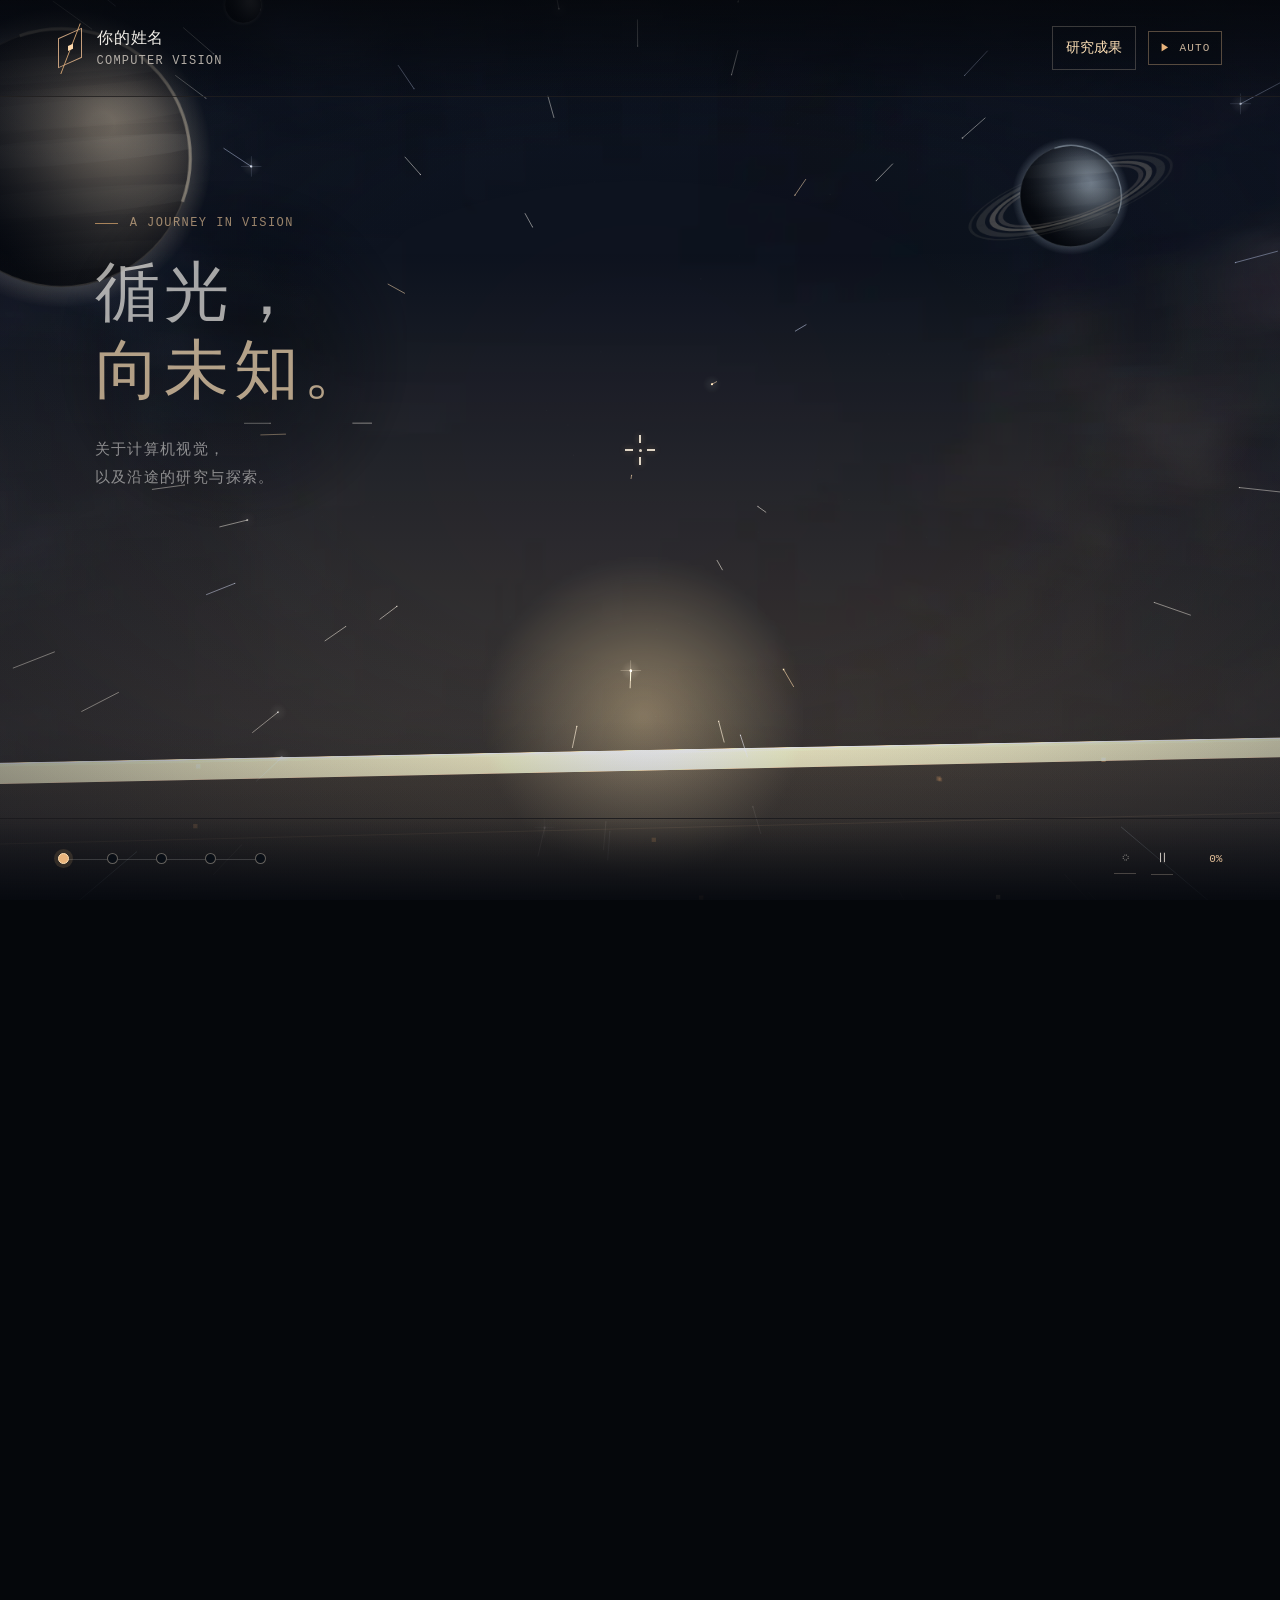
<file: index.html>
<!doctype html>
<html lang="zh-CN">
<head>
  <meta charset="utf-8">
  <meta name="viewport" content="width=device-width, initial-scale=1">
  <meta name="theme-color" content="#05070b">
  <meta name="color-scheme" content="dark">
  <meta name="description" content="沿科幻道路了解计算机视觉与玉米表型研究：CornPheno、CornPheno 2.0 与 CornPET++。">
  <title>探索之路 · 个人简历</title>
  <link rel="icon" href="data:image/svg+xml,%3Csvg xmlns='http://www.w3.org/2000/svg' viewBox='0 0 32 32'%3E%3Crect width='32' height='32' rx='7' fill='%2305070b'/%3E%3Cpath d='M8 28 15 8h2l7 20' fill='none' stroke='%23e9b47c' stroke-width='2.2' stroke-linejoin='round'/%3E%3Ccircle cx='16' cy='10' r='2.4' fill='%23ffe1b7'/%3E%3C/svg%3E">
  <link rel="canonical" href="https://lipinzhe.github.io/starway/">
  <meta property="og:type" content="website">
  <meta property="og:title" content="探索之路 · 个人简历">
  <meta property="og:description" content="CornPheno、CornPheno 2.0 与 CornPET++：从籽粒计数到多果穗、多性状表型分析。">
  <meta property="og:url" content="https://lipinzhe.github.io/starway/">
  <meta property="og:image" content="https://lipinzhe.github.io/starway/previews/social-card.jpg">
  <meta property="og:image:width" content="1200">
  <meta property="og:image:height" content="630">
  <meta name="twitter:card" content="summary_large_image">
  <link rel="stylesheet" href="assets/route.css">
  <link rel="stylesheet" href="assets/monitors.css?v=20261026-perf">
  <link rel="stylesheet" href="assets/research.css?v=20261026-perf">
  <!-- Critical text and controls are visible before the optional scene starts. -->
</head>
<body>
  <!-- Confirmed: scroll controls travel; the mouse (or a touch drag) turns the camera
       left/right and up/down while a centre crosshair aims; roadside screens open in
       place when aimed at. The sky is a panorama that turns with the view and road.
       Auto travel is optional. Identity, affiliation, email and CV remain unfilled. -->
  <a class="skip-link" href="#journey">跳到道路</a>
  <div class="universe" aria-hidden="true"><canvas id="skyCanvas"></canvas><canvas id="roadCanvas"></canvas><div class="vignette"></div><div class="hyperspace" id="hyperspace"></div></div>
  <div class="reticle" id="reticle" aria-hidden="true" data-state="none"><i></i><i></i><i></i><i></i><b></b></div>

  <header class="masthead">
    <a class="identity" href="#identity" data-go="0">
      <span class="identity-symbol" aria-hidden="true"><i></i></span>
      <span><strong>你的姓名</strong><small>COMPUTER VISION</small></span>
    </a>
    <nav class="navigation" aria-label="控制">
      <a class="research-button" id="researchButton" href="#paper-cornpheno2" data-open-paper="cornpheno2">研究成果</a>
      <button class="auto-button" id="autoButton" type="button" aria-pressed="false" aria-label="AUTO 自动播放"><span aria-hidden="true">▶</span><b>AUTO</b></button>
    </nav>
  </header>

  <main id="journey">
    <div class="scene-content" id="sceneContent">
      <div class="introduction" id="intro">
        <p class="eyebrow"><span></span> A JOURNEY IN VISION</p>
        <h1>循光，<br><em>向未知。</em></h1>
        <p class="intro-copy">关于计算机视觉，<br>以及沿途的研究与探索。</p>
      </div>
      <div class="world-signs" id="worldSigns" aria-label="道路两侧的信息路牌">
        <article class="world-sign" data-sign-index="0" data-side="1" data-station="0" tabindex="0" aria-label="关于我">
          <span class="sign-post" aria-hidden="true"></span><div class="sign-head"><span>01 / ABOUT</span><span class="beacon" aria-hidden="true"></span></div><h2>从这里认识我</h2><p class="sign-summary">计算机视觉 · 研究与持续探索</p><div class="sign-expand"><p>我关注如何在复杂图像中定位对象、理解结构。农业是目前参与的应用场景之一。</p><dl><div><dt>研究</dt><dd>计算机视觉</dd></div><div><dt>单位</dt><dd class="unfilled">待补充</dd></div></dl></div><span class="sign-action">转动视角查看</span>
        </article>
        <article class="world-sign" data-sign-index="1" data-side="-1" data-station=".25" tabindex="0" aria-label="CornPheno 公开研究">
          <span class="sign-post" aria-hidden="true"></span><div class="sign-head"><span>02 / RESEARCH</span><span class="beacon" aria-hidden="true"></span></div><h2>CornPheno</h2><p class="sign-summary">以点查询定位籽粒，理解空间结构。</p><div class="sign-expand"><p>Phenotyping corn ear kernels in the wild via point query transformer.</p><p class="sign-meta">Plant Phenomics · 2025 · 已发表</p><p>通过点查询定位玉米穗上的籽粒，再由点的空间关系提取行结构。</p><dl><div><dt>我的角色</dt><dd>主导大部分研究工作</dd></div></dl><a href="https://doi.org/10.1016/j.plaphe.2025.100129" target="_blank" rel="noopener noreferrer">阅读公开论文 ↗</a></div><span class="sign-action">转动视角查看</span>
        </article>
        <article class="world-sign" data-sign-index="2" data-side="1" data-station=".5" tabindex="0" aria-label="CornPheno 2.0，准备发表">
          <span class="sign-post" aria-hidden="true"></span><div class="sign-head"><span>03 / PHENOTYPING</span><span class="beacon" aria-hidden="true"></span></div><h2>CornPheno 2.0</h2><p class="sign-summary">多果穗、多性状的原位表型分析。</p><div class="sign-expand"><p class="sign-meta">准备发表</p><p>结合 CornPET++ 与实例分割，同时分析多个果穗，扩展穗长、穗宽和秃尖长度测量。</p><p>通过几何建模估计整穗穗行数，已集成至 OpenPheno。</p><a href="#paper-cornpheno2" data-open-paper="cornpheno2">阅读研究介绍 ↗</a></div><span class="sign-action">转动视角查看</span>
        </article>
        <article class="world-sign" data-sign-index="3" data-side="-1" data-station=".75" tabindex="0" aria-label="CornPET++，MIDAS 已录用">
          <span class="sign-post" aria-hidden="true"></span><div class="sign-head"><span>04 / EFFICIENT VISION</span><span class="beacon" aria-hidden="true"></span></div><h2>CornPET++</h2><p class="sign-summary">面向玉米籽粒计数，精简点查询模型。</p><div class="sign-expand"><p class="sign-meta">已录用 · MIDAS<br>IEEE ICDM 2026 Workshop</p><p>通过单查询分支、按查询位置计算编码和简化特征路径，减少模型计算与显存开销。</p><a href="#paper-cornpetpp" data-open-paper="cornpetpp">阅读研究介绍 ↗</a></div><span class="sign-action">转动视角查看</span>
        </article>
        <article class="world-sign" data-sign-index="4" data-side="1" data-station="1" tabindex="0" aria-label="联系方式">
          <span class="sign-post" aria-hidden="true"></span><div class="sign-head"><span>05 / CONTACT</span><span class="beacon" aria-hidden="true"></span></div><h2>保持联系</h2><p class="sign-summary">让研究、合作与交流在这里相遇。</p><div class="sign-expand"><p>联系方式与正式 CV 还没有填入，补充真实信息后即可接入。</p><div class="contact-placeholder"><span>CONTACT</span><strong>联系方式待补充</strong><span aria-hidden="true">↗</span></div></div><span class="sign-action">转动视角查看</span>
        </article>
      </div>
    </div>

    <div class="scroll-runway" aria-hidden="true">
      <span id="identity"></span><span id="research"></span><span id="work"></span><span id="cornpet"></span><span id="contact"></span>
    </div>
    <noscript><div class="no-script"><h1>你的姓名 · 计算机视觉</h1><p>研究记录：CornPheno，Plant Phenomics，2025，已发表；CornPheno 2.0，多果穗、多性状原位表型分析，准备发表；CornPET++，面向籽粒计数的高效点查询模型，已获 IEEE ICDM 2026 MIDAS workshop 录用。</p><a href="https://doi.org/10.1016/j.plaphe.2025.100129">CornPheno 公开论文</a><p>启用 JavaScript 可使用道路体验和研究详情。身份与联系方式待补充。</p></div></noscript>
  </main>

  <footer class="travel-bar">
    <nav class="route-map" aria-label="旅程进度">
      <div class="route-line" aria-hidden="true"><i id="progressFill"></i></div>
      <button type="button" data-go="0" class="route-stop is-current" aria-current="step" aria-label="前往：关于我" title="关于我"></button>
      <button type="button" data-go="1" class="route-stop" aria-label="前往：CornPheno 研究" title="CornPheno 研究"></button>
      <button type="button" data-go="2" class="route-stop" aria-label="前往：CornPheno 2.0" title="CornPheno 2.0"></button>
      <button type="button" data-go="3" class="route-stop" aria-label="前往：CornPET++" title="CornPET++"></button>
      <button type="button" data-go="4" class="route-stop" aria-label="前往：联系方式" title="联系方式"></button>
    </nav>
    <div class="scene-tools"><button id="sceneryButton" type="button" aria-pressed="false" aria-label="隐藏路牌">◌</button><button id="motionButton" type="button" aria-pressed="false" aria-label="暂停动态">Ⅱ</button><span id="progressText">0%</span></div>
  </footer>
  <dialog id="researchDialog" aria-labelledby="researchHeading">
    <div class="research-top"><span>RESEARCH / 研究成果</span><button id="closeResearch" type="button" aria-label="关闭研究介绍">关闭 <span aria-hidden="true">×</span></button></div>
    <nav class="research-tabs" aria-label="选择研究"><button type="button" data-paper-tab="cornpheno" aria-pressed="false">CornPheno</button><button type="button" data-paper-tab="cornpheno2" aria-pressed="false">CornPheno 2.0</button><button type="button" data-paper-tab="cornpetpp" aria-pressed="false">CornPET++</button></nav>
    <div class="research-scroll">
      <h2 id="researchHeading" tabindex="-1">研究成果</h2>
      <article id="paper-cornpheno" data-paper-panel="cornpheno" data-title="CornPheno" hidden>
        <p class="research-status">已发表 · Plant Phenomics · 2025</p>
        <h3 lang="en">CornPheno: Phenotyping corn ear kernels in the wild via point query transformer</h3>
        <p>通过手机图像分析玉米果穗。CornPET 预测可见籽粒中心，UNICORN 根据点的空间关系识别穗行，获得籽粒数、行结构与每行籽粒数。</p>
        <p>这项工作构成了后续 CornPET++ 模型优化和 CornPheno 2.0 多果穗、多性状分析的基础。</p>
        <a class="research-link" href="https://doi.org/10.1016/j.plaphe.2025.100129" target="_blank" rel="noopener noreferrer">阅读公开论文 ↗</a>
      </article>
      <article id="paper-cornpheno2" data-paper-panel="cornpheno2" data-title="CornPheno 2.0" hidden>
        <p class="research-status">准备发表</p>
        <h3 lang="en">CornPheno 2.0: From Single-Face, Single-Ear Kernel Counting to Whole-Ear, Multi-Ear In-Situ Phenotyping</h3>
        <p class="research-lead">将单果穗、单面籽粒计数扩展到多果穗、多性状的原位表型分析。</p>
        <p>结合 CornPET++ 与 YOLO 实例分割，在同一张图像中分离多个果穗，再进行籽粒定位与逐穗分析。新增穗长、穗宽和秃尖长度测量，并利用已知尺寸的参照物完成物理尺度换算。</p>
        <p>通过几何建模估计整穗穗行数，同时扩充不规则果穗等复杂样本。完整流程已集成至 OpenPheno 微信小程序。</p>
        <dl class="research-facts"><div><dt>研究重点</dt><dd>多果穗处理、形态测量与穗行估计</dd></div><div><dt>与 CornPET++ 的关系</dt><dd>将高效计数模型整合进完整表型流程</dd></div></dl>
        <p class="research-note">公开论文链接将在发布后补充。</p>
      </article>
      <article id="paper-cornpetpp" data-paper-panel="cornpetpp" data-title="CornPET++" hidden>
        <p class="research-status">已录用 · MIDAS · IEEE ICDM 2026 Workshop</p>
        <h3 lang="en">Corn Ears Are Not Crowds: CornPET++ for Streamlined Corn Kernel Counting</h3>
        <p class="research-lead">围绕玉米籽粒的尺度和空间结构，重新组织从人群计数迁移而来的点查询模型。</p>
        <p>通过单查询分支、仅在查询位置计算位置编码、简化特征与上下文处理路径，并结合混合精度执行，降低模型计算和显存开销。研究比较了 16 种逐步精简的配置。</p>
        <dl class="research-facts"><div><dt>参数量</dt><dd>约为 CornPET 基线的 10.9%</dd></div><div><dt>计算量</dt><dd>约为基线的 9.6%</dd></div><div><dt>峰值分配显存</dt><dd>平均约为基线的 8.8%</dd></div></dl>
        <p class="research-note">结果来自稿件中的模型对比：计算量为估算 FLOPs，显存在 RTX 3090 上测量；这些指标描述模型开销，不代表整套应用的端到端速度。</p>
        <p class="research-note" lang="en">MIDAS: Multimodal Data Mining for Sustainable Agriculture.</p>
        <p class="research-note">公开论文链接将在发布后补充。</p>
      </article>
    </div>
  </dialog>
  <div id="toast" class="toast" role="status" aria-live="polite"></div>
  <script src="assets/sky-panorama.js?v=20261026-perf2"></script>
  <script src="assets/road-scene.js?v=20261026-perf"></script>
  <script src="assets/effects.js?v=20261026-perf"></script>
  <script src="assets/monitors.js"></script>
  <script src="assets/journey.js?v=20261026-perf"></script>
  <script src="assets/research.js"></script>
</body>
</html>
</file>
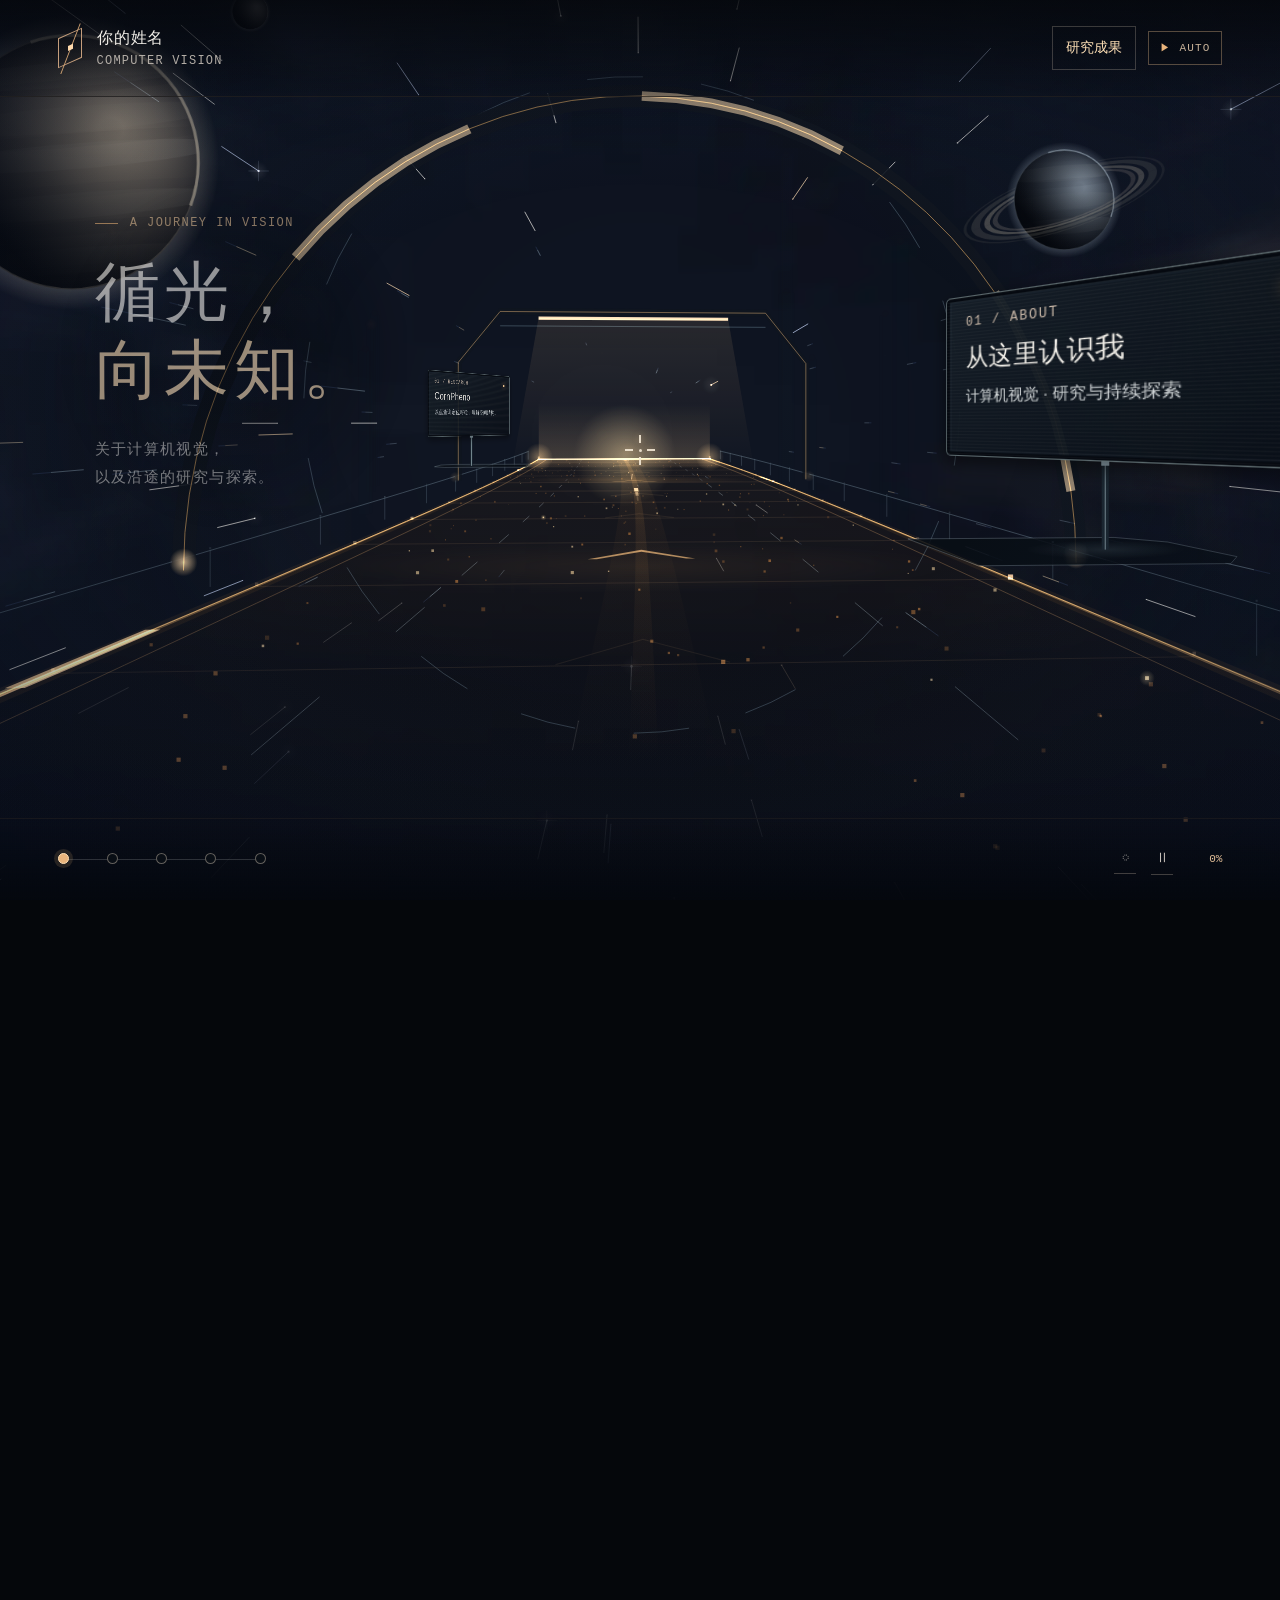
<file: starway-standalone.html>
<!doctype html>
<html lang="zh-CN">
<head>
  <meta charset="utf-8">
  <meta name="viewport" content="width=device-width, initial-scale=1">
  <meta name="theme-color" content="#05070b">
  <meta name="color-scheme" content="dark">
  <meta name="description" content="沿科幻道路了解计算机视觉与玉米表型研究：CornPheno、CornPheno 2.0 与 CornPET++。">
  <title>探索之路 · 个人简历</title>
  <link rel="icon" href="data:image/svg+xml,%3Csvg xmlns='http://www.w3.org/2000/svg' viewBox='0 0 32 32'%3E%3Crect width='32' height='32' rx='7' fill='%2305070b'/%3E%3Cpath d='M8 28 15 8h2l7 20' fill='none' stroke='%23e9b47c' stroke-width='2.2' stroke-linejoin='round'/%3E%3Ccircle cx='16' cy='10' r='2.4' fill='%23ffe1b7'/%3E%3C/svg%3E">
  <link rel="canonical" href="https://lipinzhe.github.io/starway/">
  <meta property="og:type" content="website">
  <meta property="og:title" content="探索之路 · 个人简历">
  <meta property="og:description" content="CornPheno、CornPheno 2.0 与 CornPET++：从籽粒计数到多果穗、多性状表型分析。">
  <meta property="og:url" content="https://lipinzhe.github.io/starway/">
  <meta property="og:image" content="https://lipinzhe.github.io/starway/previews/social-card.jpg">
  <meta property="og:image:width" content="1200">
  <meta property="og:image:height" content="630">
  <meta name="twitter:card" content="summary_large_image">
  <style>
:root{color-scheme:dark;--bg:#05070b;--ink:#f1eee8;--muted:#b6b5b6;--gold:#e9b47c;--gold-light:#ffe1b7;--line:rgba(232,214,194,.23);--mono:'Cascadia Code',Consolas,monospace;--sans:'Microsoft YaHei','PingFang SC',sans-serif;--ease:cubic-bezier(.2,.7,.2,1)}
*{box-sizing:border-box}
html{background:var(--bg);scrollbar-width:thin;scrollbar-color:#987553 #06080c}
body{margin:0;background:var(--bg);color:var(--ink);font-family:var(--sans);min-width:320px}
button,a{touch-action:manipulation;-webkit-tap-highlight-color:transparent}
button{font:inherit;color:inherit;cursor:pointer}
a{color:inherit}
button:focus-visible,a:focus-visible{outline:2px solid var(--gold-light);outline-offset:6px}
button:disabled{cursor:default}
[hidden]{display:none!important}
::selection{color:#08090d;background:var(--gold-light)}
.skip-link{position:fixed;top:12px;left:12px;z-index:90;padding:14px;background:#ead1b1;color:#08090d;transform:translateY(-200%)}
.skip-link:focus{transform:none}
.universe{position:fixed;inset:0;z-index:0;pointer-events:none;background:#05070b}
#roadCanvas{display:block;width:100%;height:100%}
.vignette{position:absolute;inset:0;background:linear-gradient(0deg,rgba(1,4,8,.28),transparent 20%,transparent 82%,rgba(1,3,7,.25)),radial-gradient(ellipse at 54% 44%,transparent 37%,rgba(2,4,8,.42) 100%)}
.masthead{position:fixed;z-index:5;top:0;left:0;right:0;display:flex;align-items:center;justify-content:space-between;padding:26px 4.5%;gap:24px;border-bottom:1px solid rgba(210,191,170,.1);background:linear-gradient(#05070bcc,#05070b20)}
.identity{display:flex;align-items:center;gap:15px;text-decoration:none}
.identity strong{font-size:16px;font-weight:500;letter-spacing:.06em;display:block}
.identity small{display:block;margin-top:5px;font:12px var(--mono);letter-spacing:.1em;color:#b3ada6}
.identity-symbol{width:24px;height:30px;display:block;position:relative;border:1px solid #c59e7c;transform:skewY(-24deg)}
.identity-symbol::before{position:absolute;content:'';width:1px;left:50%;height:46px;top:-8px;background:#d5a574;transform:rotate(25deg)}
.identity-symbol i{position:absolute;width:5px;height:5px;left:9px;top:11px;background:#ffdaad}
.navigation{display:flex;align-items:center;gap:30px;font-size:13px}
.navigation a{text-decoration:none;color:#ccc8c3;transition:color .2s}
.navigation a:hover{color:var(--gold-light)}
.directory-button{background:none;border:1px solid var(--line);padding:11px 17px;font-size:13px}
.directory-button:hover{border-color:var(--gold)}
.directory-button span{margin-left:16px;color:var(--gold)}
.scene-content{position:fixed;inset:0;z-index:2;pointer-events:none;transition:opacity .4s}
.introduction{position:absolute;left:7.4%;top:24%;max-width:360px;pointer-events:auto;transition:opacity .35s,transform .5s var(--ease)}
.introduction::before{content:'';position:absolute;inset:-35px -34px;z-index:-1;pointer-events:none;background:radial-gradient(ellipse,#03060b9c 15%,#03060b40 50%,transparent 72%)}
.eyebrow{display:flex;align-items:center;gap:12px;color:#e0bc91;font:12px var(--mono);letter-spacing:.12em;margin:0 0 23px}
.eyebrow span{display:block;width:23px;height:1px;background:#e7b074}
h1{font-size:clamp(46px,5.1vw,74px);font-weight:450;line-height:1.2;letter-spacing:.07em;margin:0}
h1 em{font-style:normal;color:var(--gold-light)}
.intro-copy{font-size:15px;line-height:1.9;color:#c4c3c2;margin:25px 0 0;letter-spacing:.09em}
.start-link{background:none;border:0;border-bottom:1px solid #ad8c63;margin-top:29px;padding:0 0 11px;text-align:left;color:#f3debf;font-size:13px;letter-spacing:.12em;min-width:147px}
.start-link span{float:right;margin-left:40px}
.start-link:hover{border-color:#ffe2b4;color:#fff0d8}
.chapter-title{position:absolute;left:7.4%;top:25%;max-width:340px}
.chapter-title>span{color:#dfb081;font:12px var(--mono);letter-spacing:.13em}
.chapter-title p{font-size:clamp(28px,3.3vw,46px);font-weight:400;line-height:1.45;letter-spacing:.05em;margin:18px 0;text-shadow:0 2px 28px #040608}
.roadside{position:absolute;top:48%;right:9%;width:304px;transform-origin:50% 120%;transition:opacity .22s;pointer-events:auto;will-change:transform}
.waypoint{width:100%;text-align:left;background:linear-gradient(132deg,rgba(15,19,24,.88),rgba(5,9,16,.8));backdrop-filter:blur(13px);border:1px solid rgba(213,159,95,.55);padding:19px 21px;position:relative;box-shadow:0 20px 80px #0004;transition:background .2s,border-color .2s,box-shadow .2s}
.waypoint::before{content:'';position:absolute;top:-1px;left:-1px;width:48px;height:2px;background:#f9cc96}
.waypoint:hover{border-color:#f6c68f;background:linear-gradient(132deg,rgba(32,28,23,.93),rgba(8,12,19,.9));box-shadow:0 12px 60px #d4923a13}
.sign-head{display:flex;justify-content:space-between;align-items:center;margin-bottom:19px;color:#d5b287;font:12px var(--mono);letter-spacing:.13em}
.beacon{display:block;width:5px;height:5px;background:#ffd39b;box-shadow:0 0 12px #eba860}
.waypoint strong{display:block;font-size:21px;font-weight:450;letter-spacing:.02em;line-height:1.45}
.sign-summary{display:block;color:#c1bfbd;font-size:14px;line-height:1.7;margin-top:10px}
.sign-action{display:flex;justify-content:space-between;border-top:1px solid #a18a713b;padding-top:14px;margin-top:19px;font-size:12px;letter-spacing:.02em;color:#e5c39c}
.sign-post{position:absolute;left:50%;width:1px;top:100%;height:76px;background:linear-gradient(#eabd85aa,#d8a66f00);transform-origin:top;transform:rotate(13deg)}
.sign-post::after{content:'';position:absolute;bottom:8px;left:-16px;width:34px;height:2px;background:#d8a2665c;box-shadow:0 0 16px #ffae41}
.scene-caption{position:absolute;left:7.4%;bottom:19%;display:flex;align-items:center;gap:18px;font:12px var(--mono);letter-spacing:.12em;color:#bdb1a0}
.scene-caption i{width:40px;height:1px;background:#bdb1a059}
.scroll-runway{height:620vh;position:relative;pointer-events:none}
.scroll-runway>span{position:absolute;left:0}
#identity{top:0}#research{top:27.956989%}#work{top:55.913978%}#contact{top:83.870968%}
.travel-bar{position:fixed;bottom:0;left:0;right:0;z-index:6;padding:23px 4.5% 25px;display:flex;align-items:center;justify-content:space-between;gap:36px;background:linear-gradient(transparent,#04070ddd);border-top:1px solid #d2baa117}
.travel-instruction{display:flex;align-items:center;gap:12px;font-size:12px;color:#c6c0b9;white-space:nowrap}
.scroll-symbol{width:17px;height:26px;border:1px solid #ae977a;border-radius:9px;display:block;position:relative}
.scroll-symbol::before{content:'';position:absolute;left:7px;top:5px;height:5px;width:1px;background:#f8cb93}
.route-map{display:flex;align-items:center;justify-content:space-between;width:340px;position:relative;gap:22px}
.route-line{position:absolute;top:12px;left:12px;right:12px;height:1px;background:#ffffff28;z-index:-1}
.route-line i{display:block;height:1px;background:#ebc394;width:0}
.route-stop{background:none;border:0;padding:0 2px;display:grid;justify-items:center;gap:8px;font-size:12px;color:#a5a7aa}
.route-stop b{font:12px var(--mono);display:flex;align-items:center;justify-content:center;height:24px;min-width:30px;background:#080c12;border:1px solid #666365;transition:border-color .2s,color .2s}
.route-stop.is-current{color:#f9d4a8}
.route-stop.is-current b{border-color:#e6b57f;color:#ffe2ba;background:#28221b}
.route-stop:hover b{border-color:#e6b57f}
.scene-tools{display:flex;align-items:center;gap:18px;white-space:nowrap}
.scene-tools button{border:0;border-bottom:1px solid #b8a99955;padding:7px 0;font-size:12px;background:none;color:#c6c0b9}
.scene-tools button:hover{color:#ffe2bb}
.scene-tools>span{font:12px var(--mono);color:#e4c099;min-width:34px;text-align:right}
body.scenery .scene-content{opacity:0;visibility:hidden;pointer-events:none}
body.scenery .scene-content *{pointer-events:none}
dialog{color:var(--ink);padding:0;width:min(650px,calc(100% - 34px));max-height:min(82dvh,760px);background:linear-gradient(145deg,rgba(19,23,30,.98),rgba(8,12,19,.97));border:1px solid #ae845567;box-shadow:0 40px 160px #000b;overscroll-behavior:contain}
dialog::backdrop{background:#01050bcc;backdrop-filter:blur(5px)}
.dialog-top{position:sticky;top:0;background:#10151dfa;z-index:2;display:flex;align-items:center;justify-content:space-between;padding:17px 28px;border-bottom:1px solid var(--line);gap:15px}
.dialog-top>span{font:12px var(--mono);color:#d2aa80;letter-spacing:.08em}
.dialog-top button{background:none;border:0;padding:8px 0;color:#d0c9bf;font-size:12px}
.dialog-top button span{font-size:23px;margin-left:15px;vertical-align:-2px;color:#eccc9f}
.dialog-body{padding:30px 34px 25px}
.dialog-body h2{font-weight:450;font-size:30px;margin:0 0 24px;line-height:1.4;letter-spacing:.03em}
.dialog-body p{font-size:15px;line-height:1.9;color:#c8c7c6;margin:15px 0}
.dialog-body .detail-lead{font-size:21px;color:#eee4d8;line-height:1.6}
.dialog-body .detail-note{font-size:12px;color:#b0aaa4;overflow-wrap:anywhere}
.dialog-body .paper-title{font-size:19px;line-height:1.5;color:#e4ddd4}
.dialog-body .paper-meta{font-size:13px;color:#e1b386}
.profile-list{margin:25px 0;border-bottom:1px solid var(--line);font-size:14px}
.profile-list>div{display:grid;grid-template-columns:105px 1fr;gap:12px;padding:15px 0;border-top:1px solid var(--line);line-height:1.6}
.profile-list dt{color:#b2ada6}.profile-list dd{margin:0;color:#e8ded2}.profile-list .unfilled{color:#b2ada6}
.primary-link{display:inline-flex;gap:50px;background:#e9b87f;color:#100d0a;text-decoration:none;padding:13px 17px;font-size:14px;margin-top:15px}
.primary-link:hover{background:#f5d0a0}
.work-status{display:flex;align-items:center;gap:10px;font-size:14px;color:#e6be8d;margin:24px 0}
.work-status i{display:block;width:5px;height:5px;background:#e6be8d}
.contact-placeholder{width:100%;display:grid;grid-template-columns:1fr auto;padding:23px 20px;margin-top:26px;background:#f4d1a307;border:1px solid var(--line);text-align:left;gap:9px}
.contact-placeholder>span:first-child{color:#d4b186;font:12px var(--mono);grid-column:1}
.contact-placeholder strong{font-weight:400;font-size:18px;grid-column:1}
.contact-placeholder>span:last-child{grid-column:2;grid-row:1 / 3;align-self:center;font-size:22px;color:#efd0a1}
.contact-placeholder:hover{border-color:#dfa96a}
.directory-list{display:grid;margin-top:25px}
.directory-list button{display:flex;align-items:center;gap:20px;text-align:left;background:none;border:0;border-top:1px solid var(--line);padding:20px 0;font-size:15px}
.directory-list button:hover{color:#efbf88}
.directory-list span{color:#c39b74;font:12px var(--mono)}
.directory-list b{font-weight:400;margin-left:auto}
.dialog-bottom{padding:19px 28px;border-top:1px solid var(--line);display:flex;justify-content:space-between;align-items:center;gap:20px}
.dialog-bottom>span{font:11px var(--mono);color:#aaa5a0;letter-spacing:.06em}
.dialog-bottom button{color:#e8c393;background:none;border:0;font-size:13px;padding:7px 0}
.dialog-bottom button span{margin-left:14px}
.toast{position:fixed;left:50%;bottom:110px;transform:translate(-50%,12px);opacity:0;pointer-events:none;z-index:10;max-width:calc(100% - 32px);width:max-content;color:#e8c393;background:#10151e;border:1px solid #a7835966;padding:14px 20px;font-size:13px;line-height:1.5;transition:opacity .2s,transform .2s}
.toast.is-visible{opacity:1;transform:translate(-50%,0)}
.no-script{position:relative;z-index:7;padding:130px 30px;background:#05070b}
.no-script h1{font-size:28px}
@media(min-width:1700px){.roadside{right:12%;width:334px}.introduction{left:9%}.chapter-title{left:9%}}
@media(max-width:1100px){.travel-instruction{display:none}.route-map{width:350px}.introduction{left:6%;max-width:300px}.roadside{right:5%;width:278px}.navigation{gap:20px}.scene-caption{left:6%}}
@media(max-width:760px){
 .masthead{padding:19px 20px;gap:15px}.identity{gap:11px}.identity strong{font-size:14px}.identity small{font-size:10px;margin-top:4px}.identity-symbol{width:19px;height:25px}.identity-symbol i{left:6px;top:9px}.identity-symbol::before{height:38px;top:-6px}.navigation>a{display:none}.directory-button{padding:10px 12px;font-size:12px}.directory-button span{margin-left:8px}
 .introduction{left:25px;top:16%;max-width:275px}.eyebrow{font-size:10px;margin-bottom:15px;letter-spacing:.08em;gap:8px}.eyebrow span{width:19px}h1{font-size:44px;letter-spacing:.06em;line-height:1.2}.intro-copy{font-size:14px;line-height:1.7;margin-top:17px}.start-link{display:none}
 .chapter-title{left:25px;top:19%;max-width:280px}.chapter-title>span{font-size:12px}.chapter-title p{font-size:30px}
 .roadside{width:min(300px,calc(100% - 48px));top:auto;bottom:18.5%;right:24px;transform:none!important}.waypoint{padding:16px 18px;background:linear-gradient(132deg,#0e1219ed,#060b13d9)}.sign-head{margin-bottom:12px;font-size:12px}.waypoint strong{font-size:19px}.sign-summary{font-size:14px;line-height:1.65;margin-top:6px}.sign-action{margin-top:13px;padding-top:11px}.sign-post{height:40px}
 .scene-caption{display:none}.travel-bar{padding:15px 24px 18px;display:grid;grid-template-columns:1fr;gap:14px;background:linear-gradient(transparent,#04070de8 15%)}.route-map{width:100%;gap:12px}.route-stop{font-size:11px;gap:6px}.route-stop b{font-size:11px}.scene-tools{justify-content:flex-end;gap:21px}.scene-tools button{font-size:11px;padding:2px 0 5px}.scene-tools>span{font-size:11px}
 .dialog-body{padding:23px 22px}.dialog-body h2{font-size:25px;margin-bottom:20px}.dialog-top,.dialog-bottom{padding:13px 21px}.dialog-bottom>span{display:none}.dialog-bottom{justify-content:flex-end}.profile-list>div{grid-template-columns:78px 1fr}.dialog-body .detail-lead{font-size:19px}.toast{bottom:140px}.dialog-body .paper-title{font-size:17px}.directory-list button{font-size:14px;gap:12px}
}
@media(max-height:740px) and (max-width:760px){.introduction{top:17%}h1{font-size:35px}.intro-copy{font-size:13px;margin-top:13px}.eyebrow{margin-bottom:12px}.roadside{bottom:20%}.waypoint{padding:12px 16px}.sign-head{margin-bottom:8px}.sign-action{padding-top:9px;margin-top:9px}.sign-summary{font-size:13px}}
@media(max-height:540px) and (min-width:761px){.introduction{top:25%}h1{font-size:32px}.intro-copy{margin-top:10px;font-size:13px;line-height:1.65}.eyebrow{margin-bottom:10px;font-size:11px}.start-link{display:none}.scene-caption{display:none}.roadside{top:28%;width:260px}.masthead{padding-top:14px;padding-bottom:14px}.waypoint{padding:12px 15px}.sign-head{margin-bottom:9px}.waypoint strong{font-size:18px}.sign-summary{font-size:13px;line-height:1.5;margin-top:6px}.sign-action{margin-top:12px;padding-top:10px}.sign-post{height:28px}.travel-bar{padding-top:16px;padding-bottom:16px}}

/* Free-look road signs: each card is a physical object in the scene. */
.navigation{gap:12px}
.navigation>a,.directory-button{display:none}
.auto-button{display:inline-flex;align-items:center;gap:8px;border:1px solid rgba(234,192,145,.35);background:rgba(7,11,16,.35);padding:9px 11px;color:#c9b39a;font:11px var(--mono);letter-spacing:.1em}
.auto-button span{font-size:10px;color:#e9b47c;transition:transform .25s}
.auto-button b{font-weight:400}
.auto-button:hover,.auto-button.is-running{border-color:#e9b47c;color:#ffe0b4;background:rgba(231,180,124,.09)}
.auto-button.is-running span{transform:rotate(90deg)}
.world-signs{position:absolute;inset:0;perspective:1100px;pointer-events:none}
.world-sign{position:absolute;left:var(--sign-x);top:var(--sign-y);width:276px;opacity:0;visibility:hidden;pointer-events:none;transform-origin:50% 90%;transform:translate(-50%,-50%) rotateZ(var(--sign-roll)) rotateY(var(--sign-yaw)) scale(var(--sign-render-scale,var(--sign-scale)));transform-style:preserve-3d;backface-visibility:hidden;transition:opacity .38s var(--ease),visibility .38s,transform .22s var(--ease),filter .25s;z-index:2;filter:saturate(.72) brightness(.82);padding:16px 18px;border:1px solid rgba(213,159,95,.56);background:linear-gradient(145deg,rgba(13,18,25,.91),rgba(5,9,15,.78));box-shadow:0 20px 60px rgba(0,0,0,.36),inset 0 0 0 1px rgba(111,156,165,.08);backdrop-filter:blur(8px)}
.world-sign.is-visible{opacity:.72;visibility:visible;pointer-events:auto}
.world-sign[data-sign-index="0"]:not(.is-focused){opacity:.38}
.world-sign.is-focused{opacity:1;filter:saturate(.96) brightness(1.08);z-index:12}
.world-sign:focus-visible{outline:2px solid var(--gold-light);outline-offset:8px}
.world-sign::before{content:'';position:absolute;inset:-1px;background:linear-gradient(135deg,rgba(246,196,138,.14),transparent 35%,rgba(92,156,165,.08));pointer-events:none}
.world-sign::after{content:'';position:absolute;left:calc(50% - 8px);bottom:-14px;width:16px;height:4px;background:#b98657;border:1px solid #e4b57f;box-shadow:0 0 16px rgba(234,177,103,.35)}
.world-sign .sign-post{height:92px;top:100%;transform:rotate(0deg);background:linear-gradient(rgba(234,177,103,.7),rgba(234,177,103,0));}
.world-sign .sign-head{margin-bottom:12px}
.world-sign h2{font-size:21px;font-weight:450;line-height:1.4;letter-spacing:.02em;margin:0}
.world-sign .sign-summary{display:block;margin-top:7px;color:#c1bfbd;font-size:13px;line-height:1.6}
.world-sign .sign-expand{max-height:0;overflow:hidden;opacity:0;border-top:1px solid transparent;margin-top:0;transition:max-height .38s var(--ease),opacity .3s,margin .3s,border-color .3s}
.world-sign.is-focused .sign-expand{max-height:270px;opacity:1;border-top-color:#a18a713b;margin-top:15px;padding-top:13px}
.world-sign .sign-expand p{margin:0 0 10px;color:#d0ceca;font-size:12px;line-height:1.72}
.world-sign .sign-expand .sign-meta{color:#e1b386;font:10px/1.6 var(--mono);letter-spacing:.04em}
.world-sign .sign-expand dl{margin:8px 0 12px;border-top:1px solid rgba(232,214,194,.13)}
.world-sign .sign-expand dl div{display:grid;grid-template-columns:58px 1fr;gap:8px;padding:7px 0;border-bottom:1px solid rgba(232,214,194,.13);font-size:11px;line-height:1.4}
.world-sign .sign-expand dt{color:#aaa7a1}.world-sign .sign-expand dd{margin:0;color:#eee4d8}.world-sign .sign-expand .unfilled{color:#aaa7a1}
.world-sign .sign-expand a{display:inline-flex;color:#eac08f;font-size:12px;text-decoration:none;border-bottom:1px solid rgba(234,192,143,.35);padding-bottom:4px}
.world-sign .sign-expand a:hover{color:#ffe2bd;border-color:#ffe2bd}
.world-sign .sign-action{margin-top:14px;padding-top:11px;font-size:10px;color:#e5c39c;letter-spacing:.04em}
.world-sign .contact-placeholder{display:grid;grid-template-columns:1fr auto;gap:5px;margin:10px 0 0;padding:11px 12px;background:#f4d1a307;border:1px solid rgba(232,214,194,.18);text-align:left}
.world-sign .contact-placeholder>span:first-child{font:9px var(--mono);color:#d4b186}.world-sign .contact-placeholder strong{font-size:12px;font-weight:400}.world-sign .contact-placeholder>span:last-child{grid-column:2;grid-row:1/3;align-self:center;color:#efd0a1}
.scene-caption{display:none!important}
.route-map{width:160px;gap:24px}
.route-map .route-line{top:50%;left:5px;right:5px}
.route-stop{width:11px;height:11px;min-width:11px;padding:0;border-radius:50%;background:#090e15;border:1px solid rgba(206,193,176,.45);display:block;z-index:1;transition:transform .22s,background .22s,border-color .22s,box-shadow .22s}
.route-stop b,.route-stop span{display:none}
.route-stop.is-current{background:var(--gold);border-color:#ffe0b4;box-shadow:0 0 0 4px rgba(233,180,124,.14)}
.route-stop:hover{transform:scale(1.35);border-color:#ffe0b4}
.scene-tools{gap:15px}
.scene-tools button{min-width:22px;text-align:center;font:13px var(--mono);color:#c6c0b9}
.scene-tools>span{font-size:11px}
.travel-bar{gap:18px}
.travel-instruction{display:none}
body.scenery .world-signs{visibility:hidden}
@media(max-width:760px){
  .masthead{padding:19px 20px}.auto-button{padding:8px 9px}.auto-button b{display:none}.auto-button span{font-size:12px}
  .world-sign{width:min(270px,calc(100vw - 48px))}
  .world-sign h2{font-size:18px}.world-sign .sign-summary{font-size:12px}.world-sign .sign-expand p{font-size:11px}
  .route-map{width:132px;gap:19px}.scene-tools{gap:10px}.scene-tools button{min-width:20px}
}
@media(prefers-reduced-motion:reduce){*,*::before,*::after{transition:none!important;scroll-behavior:auto!important}.scroll-runway{height:460vh}}

</style>
  <style>
/* The sky is a fixed, independently painted distant layer. */
#skyCanvas,#roadCanvas{position:absolute;inset:0;display:block;width:100%;height:100%}
#skyCanvas{z-index:0;transform:none!important}
#roadCanvas{z-index:1;transform:none!important}
.vignette{z-index:2}
body{touch-action:pan-y}
.world-signs{perspective:none;overflow:hidden}
.world-sign{
  left:0;top:0;margin:0;padding:17px 20px;transform-origin:0 0;
  transform-style:flat;backface-visibility:hidden;overflow:hidden;
  transition:box-shadow .35s;
  border:1px solid #9caeaf88;border-radius:5px;
  background:linear-gradient(145deg,#151e27f5,#080e16f5);
  box-shadow:inset 0 0 0 3px #050910,0 6px 18px #0008;
  backdrop-filter:none;filter:none;opacity:0;pointer-events:none;
}
.world-sign.is-visible{pointer-events:auto}
.world-sign.is-focused{opacity:1;filter:none;border-color:#d6ba96}
.world-sign::before{inset:4px;opacity:.2;border:1px solid #97b0be33;background:none}
.world-sign::after,.world-sign .sign-post{display:none}
.world-sign .sign-head{margin-bottom:12px;font-size:12px;color:#ccbaaa}
.world-sign h2{margin:0;font-size:23px;line-height:1.3;font-weight:500}
.world-sign .sign-summary{font-size:14px;line-height:1.65;margin:9px 0 0;color:#d4d9db}
.world-sign .sign-expand,.world-sign.is-focused .sign-expand{
  max-height:none;margin-top:15px;padding-top:14px;border-top:1px solid #acc0c32e;
  opacity:0;overflow:visible;transition:none;
}
.world-sign .sign-expand p{font-size:16px;line-height:1.7;margin:0 0 13px;color:#d9e0e3}
.world-sign .sign-expand .sign-meta{font:12px/1.7 var(--mono);color:#d2b797}
.world-sign .sign-expand dl div{font-size:14px;line-height:1.6;grid-template-columns:70px 1fr;padding:10px 0}
.world-sign .sign-expand a{font-size:15px;padding:7px 0;color:#efc798}
.world-sign .contact-placeholder{padding:15px;border-color:#b6c1ca55}
.world-sign .contact-placeholder strong{font-size:17px}
.world-sign .sign-action{display:none}
.world-sign:focus-visible{outline:2px solid #e8cba8;outline-offset:2px}
.introduction{transition:none;pointer-events:none}
.introduction .start-link{pointer-events:auto}
/* Tall tablets: lift the title into the open sky above the first gantries. */
@media(min-width:761px) and (orientation:portrait){.introduction{top:14%}}
@media(max-width:760px){
  .world-sign{padding:15px 17px}
  .world-sign h2{font-size:22px}
  .world-sign .sign-summary{font-size:14px}
  .world-sign .sign-expand p{font-size:15px}
}
@media(prefers-reduced-motion:reduce){.world-sign{transition:none}.introduction{transition:none}}
@media(max-height:549px) and (orientation:landscape){
  .world-sign{padding:16px 18px}
  .world-sign .sign-head,.world-sign h2,.world-sign .sign-summary{width:156px}
  .world-sign h2{font-size:24px;line-height:1.4}
  .world-sign .sign-summary{font-size:16px;line-height:1.6}
  .world-sign .sign-expand,.world-sign.is-focused .sign-expand{
    position:absolute;top:16px;left:194px;right:18px;margin:0;padding:0 0 0 16px;
    border-top:0;border-left:1px solid #acc0c340;
  }
  .world-sign .sign-expand p{font-size:17px;line-height:1.5;margin-bottom:11px}
  .world-sign .sign-expand .sign-meta{font-size:13px}
  .world-sign .sign-expand dl div{font-size:15px;padding:8px 0}
  .world-sign .sign-expand a{font-size:16px}
  .world-sign[data-sign-index="1"] .sign-expand p:first-child{display:none}
  .travel-bar{padding:12px 4.5%;height:43px}
}
/* Centre crosshair. With a mouse the page becomes free look: the cursor hides over the
   scene, the reticle marks where the view aims, and the header / travel bar stay normal UI. */
.reticle{position:fixed;left:50%;top:50%;z-index:4;width:0;height:0;pointer-events:none;transition:opacity .2s}
.reticle i,.reticle b{position:absolute;background:#f4e9d6e6;box-shadow:0 0 6px #ffd29659;transition:transform .22s var(--ease),background-color .22s}
.reticle i:nth-child(1){left:-.75px;top:-15px;width:1.5px;height:8px}
.reticle i:nth-child(2){left:-.75px;top:7px;width:1.5px;height:8px}
.reticle i:nth-child(3){top:-.75px;left:-15px;width:8px;height:1.5px}
.reticle i:nth-child(4){top:-.75px;left:7px;width:8px;height:1.5px}
.reticle b{left:-1.5px;top:-1.5px;width:3px;height:3px;border-radius:50%}
.reticle::after{content:"";position:absolute;left:-17px;top:-17px;width:34px;height:34px;border-radius:50%;border:1px solid #e8c496cc;opacity:0;transform:scale(.6);transition:opacity .22s,transform .22s var(--ease)}
.reticle[data-state="target"] i,.reticle[data-state="link"] i{background:#f0cea0f2}
.reticle[data-state="target"] i:nth-child(1){transform:translateY(-4px)}
.reticle[data-state="target"] i:nth-child(2){transform:translateY(4px)}
.reticle[data-state="target"] i:nth-child(3){transform:translateX(-4px)}
.reticle[data-state="target"] i:nth-child(4){transform:translateX(4px)}
.reticle[data-state="target"]::after{opacity:.3;transform:scale(1)}
/* Resting on an open screen, the reticle recedes so it never hides the text. */
.reticle[data-state="target"]{opacity:.7}
.reticle[data-state="link"] i:nth-child(1){transform:translateY(-6px)}
.reticle[data-state="link"] i:nth-child(2){transform:translateY(6px)}
.reticle[data-state="link"] i:nth-child(3){transform:translateX(-6px)}
.reticle[data-state="link"] i:nth-child(4){transform:translateX(6px)}
.reticle[data-state="link"]::after{opacity:1;transform:scale(1.1);background:#ffd2a01f}
.reticle[data-state="idle"]{opacity:.25}
body.aim-mode,body.aim-mode main{cursor:none}
body.aim-mode .masthead,body.aim-mode .travel-bar{cursor:default}
body.aim-mode .masthead :is(a,button),body.aim-mode .travel-bar button{cursor:pointer}
body.aim-mode .world-sign.is-visible{pointer-events:none}
.world-sign .sign-expand a.is-aimed{color:#fff0d8;text-decoration:underline;text-underline-offset:4px}
@media(prefers-reduced-motion:reduce){.reticle i,.reticle b,.reticle::after{transition:none}}
/* Performance: the progress line scales on the compositor (no layout per frame), and the
   travel bar and each screen keep their layout changes to themselves. */
.route-line i{width:100%;transform-origin:0 50%;transform:scaleX(0)}
.travel-bar,.world-sign{contain:layout style}
/* ---- Effects: arrival, hyperspace, holographic screens, reticle lock-on ----
   Everything animates transform / opacity (compositor work) or runs briefly; all of it is
   switched off under prefers-reduced-motion. */
.hyperspace{position:absolute;inset:0;z-index:2;pointer-events:none;opacity:0;visibility:hidden;
  background:radial-gradient(ellipse 72% 64% at 50% 47%,transparent 40%,rgba(72,112,190,.15) 70%,rgba(22,46,104,.44) 100%)}
/* The bars appear when the scene is ready and the arrival starts (html.fx-go, set by journey.js),
   so every control works the moment it is visible; without scripts they appear after 5 s. */
.fx-intro .masthead,.fx-intro .travel-bar{opacity:0;animation:fx-late 0s 5s forwards}
.fx-intro.fx-go .masthead{animation:fx-drop 1.1s var(--ease) .1s both}
.fx-intro.fx-go .travel-bar{animation:fx-rise 1.1s var(--ease) .25s both}
@keyframes fx-late{to{opacity:1}}
@keyframes fx-drop{from{opacity:0;transform:translateY(-12px)}to{opacity:1;transform:none}}
@keyframes fx-rise{from{opacity:0;transform:translateY(12px)}to{opacity:1;transform:none}}
/* The title waits for its decode; if scripts never run it still appears after 4 s. */
.fx-intro .introduction>:not(.fx-seen){visibility:hidden;animation:fx-show 0s 4s forwards}
@keyframes fx-show{to{visibility:visible}}
.fx-wait{opacity:0}
.fx-scram{color:#efc892;text-shadow:0 0 14px #ffb86680}
.fx-lock{animation:fx-lock .7s ease-out}
@keyframes fx-lock{from{color:#fff8ec;text-shadow:0 0 18px #ffd49a,0 0 3px #fff}}
.fx-sr{position:absolute;width:1px;height:1px;overflow:hidden;clip:rect(0 0 0 0);white-space:nowrap}
/* Holographic screens: faint scanlines, a CRT power-on when a screen comes within reach,
   corner brackets locking on and a scan sweep when it opens. */
.sign-fx{position:absolute;inset:0;z-index:3;pointer-events:none;overflow:hidden;border-radius:4px;
  background:repeating-linear-gradient(180deg,rgba(255,240,220,.03) 0 1px,transparent 1px 3px)}
.sign-fx::before{content:"";position:absolute;left:0;right:0;top:0;height:24%;opacity:0;transform:translateY(-100%);
  background:linear-gradient(180deg,transparent,rgba(255,214,160,.07) 60%,rgba(255,228,190,.18) 95%,rgba(255,242,222,.42))}
.world-sign.is-focused .sign-fx::before{animation:fx-scan 1s cubic-bezier(.3,.1,.3,1) both}
@keyframes fx-scan{0%{opacity:1;transform:translateY(-100%)}85%{opacity:1}100%{opacity:0;transform:translateY(420%)}}
.sign-fx::after{content:"";position:absolute;inset:0;opacity:0;background:#fff1dc;transform:scale(.2,.006)}
.world-sign.is-near .sign-fx::after{animation:fx-crt .6s ease-out both}
@keyframes fx-crt{0%{opacity:.95;transform:scale(.2,.006)}28%{opacity:.95;transform:scale(1,.006)}55%{opacity:.4;transform:none}100%{opacity:0;transform:none}}
.world-sign.is-near>:not(.sign-fx):not(.sign-expand){animation:fx-flicker .6s steps(1,end)}
@keyframes fx-flicker{0%{opacity:0}42%{opacity:1}48%{opacity:.35}56%{opacity:1}}
.world-sign::after{display:block;content:"";position:absolute;inset:6px;width:auto;height:auto;border:0;box-shadow:none;pointer-events:none;opacity:0;
  --c:rgba(236,202,156,.9);
  background:linear-gradient(var(--c),var(--c)) left top/16px 1px no-repeat,linear-gradient(var(--c),var(--c)) left top/1px 16px no-repeat,
    linear-gradient(var(--c),var(--c)) right top/16px 1px no-repeat,linear-gradient(var(--c),var(--c)) right top/1px 16px no-repeat,
    linear-gradient(var(--c),var(--c)) left bottom/16px 1px no-repeat,linear-gradient(var(--c),var(--c)) left bottom/1px 16px no-repeat,
    linear-gradient(var(--c),var(--c)) right bottom/16px 1px no-repeat,linear-gradient(var(--c),var(--c)) right bottom/1px 16px no-repeat;
  transition:opacity .2s}
.world-sign.is-focused::after{opacity:1;animation:fx-lock-on .45s var(--ease)}
@keyframes fx-lock-on{from{opacity:0;transform:scale(1.035)}}
.world-sign.is-focused{box-shadow:inset 0 0 0 3px #050910,0 6px 18px #0008,0 0 28px rgba(232,184,122,.2)}
/* Reticle lock-on: a quarter turn while the ticks spread (it ends looking the same), and a
   dashed ring that keeps turning slowly while it rests on a screen. */
.reticle{transition:opacity .2s,transform .5s var(--ease)}
.reticle[data-state="target"],.reticle[data-state="link"]{transform:rotate(90deg)}
.reticle[data-state="target"]::after{border-style:dashed;animation:fx-spin 7s linear infinite}
@keyframes fx-spin{to{rotate:360deg}}
/* A screen not yet opened pings its beacon three times as it appears (a signifier, not an
   instruction); a finite animation leaves no ongoing compositing cost. */
.world-sign.is-visible.is-unread .beacon{animation:fx-beacon 1.6s ease-in-out 3}
@keyframes fx-beacon{0%,100%{opacity:.45;transform:scale(.8)}50%{opacity:1;transform:scale(1.3)}}
/* Touch-friendly hit areas (about 40 px) without changing how the small controls look. */
.route-stop,.scene-tools button{position:relative}
.route-stop::after{content:"";position:absolute;inset:-14px}
.scene-tools button::after{content:"";position:absolute;inset:-12px -6px}
@media(prefers-reduced-motion:reduce){*,*::before,*::after{animation:none!important}.hyperspace{display:none}}

.fx-reveal{animation:label-reveal .4s ease-out both}
@keyframes label-reveal{from{opacity:.45}to{opacity:1}}
body.scene-idle :is(.world-sign,.reticle),body.scene-idle .world-sign *,body.scene-idle .reticle::after{animation-play-state:paused!important}

</style>
  <style>
/* Research uses the existing warm, dark palette in a stable reading surface. */
.navigation{gap:12px}
.navigation .research-button{display:inline-flex;align-items:center;justify-content:center;min-height:44px;padding:9px 13px;border:1px solid var(--line);color:var(--gold-light);font-size:14px;text-decoration:none;white-space:nowrap}
.research-button:hover{background:#e9b47c12;border-color:var(--gold)}
.route-map{width:208px}
/* Five equally spaced stations: positions are also refreshed from data-station by JS. */
#research{top:20.967742%}#work{top:41.935484%}#cornpet{top:62.903226%}#contact{top:83.870968%}
body.reading{overflow:hidden}
body.reading .reticle{opacity:0}
body.reading .universe *,body.reading .scene-content *{animation-play-state:paused!important}
#researchDialog{width:min(720px,calc(100% - 32px));max-height:calc(100dvh - 40px);margin:auto;padding:0;border:1px solid #a98a64;background:#0c121b;color:var(--ink);box-shadow:0 30px 100px #000b;overflow:hidden;cursor:auto}
#researchDialog[open]{display:flex;flex-direction:column}
#researchDialog::backdrop{background:#02050bef;backdrop-filter:none}
.research-top{flex:none;display:flex;align-items:center;justify-content:space-between;gap:16px;padding:12px 24px;border-bottom:1px solid var(--line)}
.research-top>span{font:12px var(--mono);letter-spacing:.04em;color:#d7b891}
.research-top button{background:none;border:0;min-height:44px;min-width:68px;padding:8px;color:var(--ink);font-size:14px}
.research-top button span{font-size:24px;vertical-align:-2px;margin-left:8px}
.research-tabs{display:flex;flex-wrap:wrap;gap:4px;flex:none;padding:10px 24px;border-bottom:1px solid var(--line)}
.research-tabs button{min-height:44px;padding:8px 12px;border:1px solid transparent;background:none;font-size:14px;color:#c6ccd2;white-space:nowrap}
.research-tabs button[aria-pressed="true"]{border-color:#b69467;background:#e9b47c12;color:var(--gold-light)}
.research-scroll{overflow:auto;overscroll-behavior:contain;padding:26px 32px 32px;scrollbar-width:thin}
#researchHeading{font-size:28px;font-weight:500;line-height:1.3;margin:0 0 12px}
.research-scroll h3{font-size:18px;line-height:1.55;font-weight:500;margin:18px 0 24px;overflow-wrap:anywhere;color:#e7e9ed}
.research-scroll p{font-size:16px;line-height:1.85;margin:16px 0;color:#d2d8de}
.research-scroll .research-lead{font-size:18px;color:#f0e8db}
.research-scroll .research-status{font-size:13px;line-height:1.7;margin:0;color:#e9c392}
.research-scroll .research-note{font-size:14px;line-height:1.8;color:#b8c2cc}
.research-facts{margin:24px 0;border-top:1px solid var(--line);font-size:15px;line-height:1.7}
.research-facts>div{display:grid;grid-template-columns:minmax(100px,1fr) 2fr;gap:16px;padding:12px 0;border-bottom:1px solid var(--line)}
.research-facts dt{color:#b8c2cc}.research-facts dd{margin:0}
.research-link{display:inline-flex;align-items:center;min-height:44px;padding:8px 0;color:var(--gold-light);text-underline-offset:5px}
@media(max-width:760px){
  .navigation{gap:8px}.navigation .research-button{padding:8px 10px;font-size:13px}
  .route-map{width:184px}
  #researchDialog{width:calc(100% - 20px);max-height:calc(100dvh - 20px)}
  .research-top{padding:8px 16px}.research-top>span{font-size:11px}
  .research-tabs{padding:8px 10px;gap:2px}.research-tabs button{font-size:12px;padding:8px}
  .research-scroll{padding:22px 20px 28px}#researchHeading{font-size:26px}
  .research-scroll h3{font-size:17px}.research-scroll .research-lead{font-size:17px}
  .research-facts>div{grid-template-columns:1fr;gap:2px}
}
@media(prefers-reduced-motion:reduce){#research{top:19.565217%}#work{top:39.130435%}#cornpet{top:58.695652%}#contact{top:78.26087%}}
@media print{
  body.reading>*:not(#researchDialog){display:none!important}
  body.reading #researchDialog{position:static;width:auto;max-height:none;border:0;color:#111;background:white;box-shadow:none}
  body.reading .research-top,body.reading .research-tabs{display:none}
  body.reading .research-scroll{overflow:visible;padding:0}
  body.reading .research-scroll :is(p,h3,dt,dd,a){color:#111}
}

</style>
  <!-- Critical text and controls are visible before the optional scene starts. -->
</head>
<body>
  <!-- Confirmed: scroll controls travel; the mouse (or a touch drag) turns the camera
       left/right and up/down while a centre crosshair aims; roadside screens open in
       place when aimed at. The sky is a panorama that turns with the view and road.
       Auto travel is optional. Identity, affiliation, email and CV remain unfilled. -->
  <a class="skip-link" href="#journey">跳到道路</a>
  <div class="universe" aria-hidden="true"><canvas id="skyCanvas"></canvas><canvas id="roadCanvas"></canvas><div class="vignette"></div><div class="hyperspace" id="hyperspace"></div></div>
  <div class="reticle" id="reticle" aria-hidden="true" data-state="none"><i></i><i></i><i></i><i></i><b></b></div>

  <header class="masthead">
    <a class="identity" href="#identity" data-go="0">
      <span class="identity-symbol" aria-hidden="true"><i></i></span>
      <span><strong>你的姓名</strong><small>COMPUTER VISION</small></span>
    </a>
    <nav class="navigation" aria-label="控制">
      <a class="research-button" id="researchButton" href="#paper-cornpheno2" data-open-paper="cornpheno2">研究成果</a>
      <button class="auto-button" id="autoButton" type="button" aria-pressed="false" aria-label="AUTO 自动播放"><span aria-hidden="true">▶</span><b>AUTO</b></button>
    </nav>
  </header>

  <main id="journey">
    <div class="scene-content" id="sceneContent">
      <div class="introduction" id="intro">
        <p class="eyebrow"><span></span> A JOURNEY IN VISION</p>
        <h1>循光，<br><em>向未知。</em></h1>
        <p class="intro-copy">关于计算机视觉，<br>以及沿途的研究与探索。</p>
      </div>
      <div class="world-signs" id="worldSigns" aria-label="道路两侧的信息路牌">
        <article class="world-sign" data-sign-index="0" data-side="1" data-station="0" tabindex="0" aria-label="关于我">
          <span class="sign-post" aria-hidden="true"></span><div class="sign-head"><span>01 / ABOUT</span><span class="beacon" aria-hidden="true"></span></div><h2>从这里认识我</h2><p class="sign-summary">计算机视觉 · 研究与持续探索</p><div class="sign-expand"><p>我关注如何在复杂图像中定位对象、理解结构。农业是目前参与的应用场景之一。</p><dl><div><dt>研究</dt><dd>计算机视觉</dd></div><div><dt>单位</dt><dd class="unfilled">待补充</dd></div></dl></div><span class="sign-action">转动视角查看</span>
        </article>
        <article class="world-sign" data-sign-index="1" data-side="-1" data-station=".25" tabindex="0" aria-label="CornPheno 公开研究">
          <span class="sign-post" aria-hidden="true"></span><div class="sign-head"><span>02 / RESEARCH</span><span class="beacon" aria-hidden="true"></span></div><h2>CornPheno</h2><p class="sign-summary">以点查询定位籽粒，理解空间结构。</p><div class="sign-expand"><p>Phenotyping corn ear kernels in the wild via point query transformer.</p><p class="sign-meta">Plant Phenomics · 2025 · 已发表</p><p>通过点查询定位玉米穗上的籽粒，再由点的空间关系提取行结构。</p><dl><div><dt>我的角色</dt><dd>主导大部分研究工作</dd></div></dl><a href="https://doi.org/10.1016/j.plaphe.2025.100129" target="_blank" rel="noopener noreferrer">阅读公开论文 ↗</a></div><span class="sign-action">转动视角查看</span>
        </article>
        <article class="world-sign" data-sign-index="2" data-side="1" data-station=".5" tabindex="0" aria-label="CornPheno 2.0，准备发表">
          <span class="sign-post" aria-hidden="true"></span><div class="sign-head"><span>03 / PHENOTYPING</span><span class="beacon" aria-hidden="true"></span></div><h2>CornPheno 2.0</h2><p class="sign-summary">多果穗、多性状的原位表型分析。</p><div class="sign-expand"><p class="sign-meta">准备发表</p><p>结合 CornPET++ 与实例分割，同时分析多个果穗，扩展穗长、穗宽和秃尖长度测量。</p><p>通过几何建模估计整穗穗行数，已集成至 OpenPheno。</p><a href="#paper-cornpheno2" data-open-paper="cornpheno2">阅读研究介绍 ↗</a></div><span class="sign-action">转动视角查看</span>
        </article>
        <article class="world-sign" data-sign-index="3" data-side="-1" data-station=".75" tabindex="0" aria-label="CornPET++，MIDAS 已录用">
          <span class="sign-post" aria-hidden="true"></span><div class="sign-head"><span>04 / EFFICIENT VISION</span><span class="beacon" aria-hidden="true"></span></div><h2>CornPET++</h2><p class="sign-summary">面向玉米籽粒计数，精简点查询模型。</p><div class="sign-expand"><p class="sign-meta">已录用 · MIDAS<br>IEEE ICDM 2026 Workshop</p><p>通过单查询分支、按查询位置计算编码和简化特征路径，减少模型计算与显存开销。</p><a href="#paper-cornpetpp" data-open-paper="cornpetpp">阅读研究介绍 ↗</a></div><span class="sign-action">转动视角查看</span>
        </article>
        <article class="world-sign" data-sign-index="4" data-side="1" data-station="1" tabindex="0" aria-label="联系方式">
          <span class="sign-post" aria-hidden="true"></span><div class="sign-head"><span>05 / CONTACT</span><span class="beacon" aria-hidden="true"></span></div><h2>保持联系</h2><p class="sign-summary">让研究、合作与交流在这里相遇。</p><div class="sign-expand"><p>联系方式与正式 CV 还没有填入，补充真实信息后即可接入。</p><div class="contact-placeholder"><span>CONTACT</span><strong>联系方式待补充</strong><span aria-hidden="true">↗</span></div></div><span class="sign-action">转动视角查看</span>
        </article>
      </div>
    </div>

    <div class="scroll-runway" aria-hidden="true">
      <span id="identity"></span><span id="research"></span><span id="work"></span><span id="cornpet"></span><span id="contact"></span>
    </div>
    <noscript><div class="no-script"><h1>你的姓名 · 计算机视觉</h1><p>研究记录：CornPheno，Plant Phenomics，2025，已发表；CornPheno 2.0，多果穗、多性状原位表型分析，准备发表；CornPET++，面向籽粒计数的高效点查询模型，已获 IEEE ICDM 2026 MIDAS workshop 录用。</p><a href="https://doi.org/10.1016/j.plaphe.2025.100129">CornPheno 公开论文</a><p>启用 JavaScript 可使用道路体验和研究详情。身份与联系方式待补充。</p></div></noscript>
  </main>

  <footer class="travel-bar">
    <nav class="route-map" aria-label="旅程进度">
      <div class="route-line" aria-hidden="true"><i id="progressFill"></i></div>
      <button type="button" data-go="0" class="route-stop is-current" aria-current="step" aria-label="前往：关于我" title="关于我"></button>
      <button type="button" data-go="1" class="route-stop" aria-label="前往：CornPheno 研究" title="CornPheno 研究"></button>
      <button type="button" data-go="2" class="route-stop" aria-label="前往：CornPheno 2.0" title="CornPheno 2.0"></button>
      <button type="button" data-go="3" class="route-stop" aria-label="前往：CornPET++" title="CornPET++"></button>
      <button type="button" data-go="4" class="route-stop" aria-label="前往：联系方式" title="联系方式"></button>
    </nav>
    <div class="scene-tools"><button id="sceneryButton" type="button" aria-pressed="false" aria-label="隐藏路牌">◌</button><button id="motionButton" type="button" aria-pressed="false" aria-label="暂停动态">Ⅱ</button><span id="progressText">0%</span></div>
  </footer>
  <dialog id="researchDialog" aria-labelledby="researchHeading">
    <div class="research-top"><span>RESEARCH / 研究成果</span><button id="closeResearch" type="button" aria-label="关闭研究介绍">关闭 <span aria-hidden="true">×</span></button></div>
    <nav class="research-tabs" aria-label="选择研究"><button type="button" data-paper-tab="cornpheno" aria-pressed="false">CornPheno</button><button type="button" data-paper-tab="cornpheno2" aria-pressed="false">CornPheno 2.0</button><button type="button" data-paper-tab="cornpetpp" aria-pressed="false">CornPET++</button></nav>
    <div class="research-scroll">
      <h2 id="researchHeading" tabindex="-1">研究成果</h2>
      <article id="paper-cornpheno" data-paper-panel="cornpheno" data-title="CornPheno" hidden>
        <p class="research-status">已发表 · Plant Phenomics · 2025</p>
        <h3 lang="en">CornPheno: Phenotyping corn ear kernels in the wild via point query transformer</h3>
        <p>通过手机图像分析玉米果穗。CornPET 预测可见籽粒中心，UNICORN 根据点的空间关系识别穗行，获得籽粒数、行结构与每行籽粒数。</p>
        <p>这项工作构成了后续 CornPET++ 模型优化和 CornPheno 2.0 多果穗、多性状分析的基础。</p>
        <a class="research-link" href="https://doi.org/10.1016/j.plaphe.2025.100129" target="_blank" rel="noopener noreferrer">阅读公开论文 ↗</a>
      </article>
      <article id="paper-cornpheno2" data-paper-panel="cornpheno2" data-title="CornPheno 2.0" hidden>
        <p class="research-status">准备发表</p>
        <h3 lang="en">CornPheno 2.0: From Single-Face, Single-Ear Kernel Counting to Whole-Ear, Multi-Ear In-Situ Phenotyping</h3>
        <p class="research-lead">将单果穗、单面籽粒计数扩展到多果穗、多性状的原位表型分析。</p>
        <p>结合 CornPET++ 与 YOLO 实例分割，在同一张图像中分离多个果穗，再进行籽粒定位与逐穗分析。新增穗长、穗宽和秃尖长度测量，并利用已知尺寸的参照物完成物理尺度换算。</p>
        <p>通过几何建模估计整穗穗行数，同时扩充不规则果穗等复杂样本。完整流程已集成至 OpenPheno 微信小程序。</p>
        <dl class="research-facts"><div><dt>研究重点</dt><dd>多果穗处理、形态测量与穗行估计</dd></div><div><dt>与 CornPET++ 的关系</dt><dd>将高效计数模型整合进完整表型流程</dd></div></dl>
        <p class="research-note">公开论文链接将在发布后补充。</p>
      </article>
      <article id="paper-cornpetpp" data-paper-panel="cornpetpp" data-title="CornPET++" hidden>
        <p class="research-status">已录用 · MIDAS · IEEE ICDM 2026 Workshop</p>
        <h3 lang="en">Corn Ears Are Not Crowds: CornPET++ for Streamlined Corn Kernel Counting</h3>
        <p class="research-lead">围绕玉米籽粒的尺度和空间结构，重新组织从人群计数迁移而来的点查询模型。</p>
        <p>通过单查询分支、仅在查询位置计算位置编码、简化特征与上下文处理路径，并结合混合精度执行，降低模型计算和显存开销。研究比较了 16 种逐步精简的配置。</p>
        <dl class="research-facts"><div><dt>参数量</dt><dd>约为 CornPET 基线的 10.9%</dd></div><div><dt>计算量</dt><dd>约为基线的 9.6%</dd></div><div><dt>峰值分配显存</dt><dd>平均约为基线的 8.8%</dd></div></dl>
        <p class="research-note">结果来自稿件中的模型对比：计算量为估算 FLOPs，显存在 RTX 3090 上测量；这些指标描述模型开销，不代表整套应用的端到端速度。</p>
        <p class="research-note" lang="en">MIDAS: Multimodal Data Mining for Sustainable Agriculture.</p>
        <p class="research-note">公开论文链接将在发布后补充。</p>
      </article>
    </div>
  </dialog>
  <div id="toast" class="toast" role="status" aria-live="polite"></div>
  <script>/* assets/sky-panorama.js?v=20261026-perf2 */
window.SPACE_PANORAMA="[data-uri]";
/* Panoramic sky. Small WebP assets contain an equirectangular star/nebula
   panorama baked procedurally (work/road-design/panorama). WebGL maps every
   pixel with exactly the road camera's projection, so the sky turns with the
   view and with the road's heading; a 2D strip renderer is the fallback.
   Crisp bright stars and distant planets are drawn per frame on the road
   canvas; the planets sit at finite distance and drift slightly with travel. */
(() => {
  'use strict';
  const TAU = Math.PI * 2, DEG = Math.PI / 180, clamp = (n, lo, hi) => Math.max(lo, Math.min(hi, n));
  const dir = (phi, theta) => [Math.sin(phi) * Math.cos(theta), Math.sin(theta), Math.cos(phi) * Math.cos(theta)];
  const norm = v => { const l = Math.hypot(...v); return v.map(n => n / l); };
  const cross = (a, b) => [a[1] * b[2] - a[2] * b[1], a[2] * b[0] - a[0] * b[2], a[0] * b[1] - a[1] * b[0]];
  // Mirrors generator.js: galactic band plane and the quiet corridor down the road.
  const BAND = norm(cross(dir(100 * DEG, -4 * DEG), dir(10 * DEG, 38 * DEG)));
  const STAR_COLORS = ['rgb(205,220,255)', 'rgb(240,238,232)', 'rgb(255,221,178)'];
  const VERT = 'attribute vec2 p;void main(){gl_Position=vec4(p,0.,1.);}';
  const FRAG = `#ifdef GL_FRAGMENT_PRECISION_HIGH
precision highp float;
#else
precision mediump float;
#endif
uniform sampler2D tex;uniform vec2 res,foe;uniform float dpr,yaw,vanX,horizon,focal,bright,warp;
vec2 lookup(vec2 css){
  float a=atan((css.x-vanX)/focal);
  float th=atan((horizon-css.y)*cos(a)/focal),lon=yaw+a;
  return vec2(fract(lon/6.2831853+.5),.5-th/3.1415927);
}
void main(){
  vec2 css=vec2(gl_FragCoord.x,res.y-gl_FragCoord.y)/dpr;
  // Nebula detail is baked into the small texture. No per-pixel procedural noise.
  vec3 col=texture2D(tex,lookup(css)).rgb;
  if(abs(warp)>.004){
    vec3 acc=col;
    for(int i=1;i<3;i++)acc+=texture2D(tex,lookup(foe+(css-foe)*(1.-warp*.07*float(i)))).rgb;
    float r=length(css-foe)/focal;
    col=acc/3.*mix(vec3(1.),vec3(.9,.98,1.16)*(1.+.35*exp(-r*r*3.)),abs(warp));
  }
  gl_FragColor=vec4(col*bright,1.);
}`;
  let seed = 7310927;
  const random = () => (seed = (Math.imul(seed, 1664525) + 1013904223) >>> 0) / 4294967296;

  function planetSprite(r, { lit, dark, bands, ring, rim }) {
    const pad = ring ? 2.45 : 1.25, size = Math.ceil(r * pad * 2), cv = document.createElement('canvas');
    cv.width = cv.height = size;
    const c = cv.getContext('2d', { willReadFrequently: true }), o = size / 2, lx = .62, ly = -.5;
    const ringPass = front => {
      if (!ring) return;
      c.save(); c.translate(o, o); c.rotate(-.32); c.scale(1, .28);
      c.beginPath(); c.rect(-r * 3, front ? 0 : -r * 3, r * 6, r * 3); c.clip();
      for (const [k, a, wdt] of [[1.45, .22, .10], [1.62, .34, .12], [1.86, .16, .18], [2.08, .1, .06]]) {
        c.beginPath(); c.arc(0, 0, r * k, 0, TAU); c.lineWidth = r * wdt; c.strokeStyle = `rgba(${ring},${a})`; c.stroke();
      }
      c.restore();
    };
    ringPass(false);
    c.save(); c.beginPath(); c.arc(o, o, r, 0, TAU); c.clip();
    const body = c.createRadialGradient(o + lx * r * .5, o + ly * r * .5, r * .1, o, o, r * 1.15);
    body.addColorStop(0, `rgb(${lit})`); body.addColorStop(1, `rgb(${dark})`);
    c.fillStyle = body; c.fillRect(0, 0, size, size);
    for (let i = 0; i < bands; i++) {
      const y = o - r + (i + .5) * (2 * r / bands) + Math.sin(i * 2.3) * r * .05;
      c.fillStyle = `rgba(${i % 2 ? '255,245,230' : '20,24,32'},${.035 + (i % 3) * .018})`;
      c.beginPath(); c.ellipse(o, y, r * 1.2, r / bands * (.6 + (i % 2) * .5), -.08, 0, TAU); c.fill();
    }
    const shade = c.createLinearGradient(o + lx * r, o + ly * r, o - lx * r, o - ly * r);
    shade.addColorStop(0, 'rgba(0,0,0,0)'); shade.addColorStop(.52, 'rgba(2,4,8,.45)'); shade.addColorStop(1, 'rgba(2,4,8,.94)');
    c.fillStyle = shade; c.fillRect(0, 0, size, size);
    c.restore();
    const halo = c.createRadialGradient(o, o, r * .96, o, o, r * 1.16);
    halo.addColorStop(0, `rgba(${rim},.30)`); halo.addColorStop(1, `rgba(${rim},0)`);
    c.save(); c.beginPath(); c.arc(o, o, r * 1.2, 0, TAU); c.arc(o, o, r * .99, 0, TAU, true); c.clip();
    c.globalAlpha = .9; c.fillStyle = halo; c.fillRect(0, 0, size, size);
    c.restore();
    c.save(); c.beginPath(); c.arc(o, o, r * .995, -1.9, .35); c.lineWidth = Math.max(1, r * .025);
    c.strokeStyle = `rgba(${rim},.55)`; c.stroke(); c.restore();
    ringPass(true);
    return cv;
  }

  class SkyPanorama {
    constructor(canvas) {
      this.canvas = canvas;
      this.ready = false;
      this.paints = 0;
      this.last = '';
      this.gl = null; this.mode = 'pending';
      const small = Math.min(innerWidth, innerHeight) < 600 || matchMedia('(pointer: coarse)').matches;
      this.lowMemory = small;
      this.textureLimit = small ? 1024 : 2048;
      this.spriteLimit = small ? 128 : 256;
      this.starLimit = small ? 1200 : 2400;
      // Online textures load independently; the standalone build embeds the 2048px source.
      this.src = window.SPACE_PANORAMA || `assets/space-panorama-${this.textureLimit}.webp`;
      this.image = null;
      // The first GPU context handshake (~50–150 ms) and the star generation each run as their
      // own task right after startup, so neither lengthens the script-evaluation task.
      this.bins = Array.from({ length: 72 }, () => []);
      setTimeout(() => this.init(), 0);
      setTimeout(() => this.makeStars(), 0);
      const bodies = [
        { phi: -33, theta: 15, dist: 1400, deg: 7.2, style: { lit: '186,170,148', dark: '17,19,26', bands: 11, rim: '212,198,176' } },
        { phi: -23.5, theta: 25, dist: 1100, deg: 1.05, style: { lit: '150,148,146', dark: '14,16,22', bands: 0, rim: '190,188,184' } },
        { phi: 31, theta: 14, dist: 2600, deg: 3.1, style: { lit: '150,164,178', dark: '12,16,24', bands: 7, rim: '184,200,214', ring: '176,166,150' } },
      ];
      this.bodies = bodies.map(b => {
        const [x, y, z] = dir(b.phi * DEG, b.theta * DEG).map(n => n * b.dist);
        return { x, y, z, radius: Math.tan(b.deg * DEG) * b.dist, style: b.style, sprite: null, spriteR: 0 };
      });
      this.glow = document.createElement('canvas'); this.glow.width = this.glow.height = 32;
      const g = this.glow.getContext('2d', { willReadFrequently: true }), rg = g.createRadialGradient(16, 16, 0, 16, 16, 16);
      rg.addColorStop(0, 'rgba(255,255,255,.9)'); rg.addColorStop(.18, 'rgba(255,255,255,.28)'); rg.addColorStop(1, 'rgba(255,255,255,0)');
      g.fillStyle = rg; g.fillRect(0, 0, 32, 32);
    }
    init() {
      if (this.suspended || this.mode !== 'pending') return;
      const canvas = this.canvas;
      // Narrow/touch devices avoid the GPU-context startup cost; loose local files also use 2D.
      this.gl = this.lowMemory || location.protocol === 'file:' && !window.SPACE_PANORAMA ? null : canvas.getContext('webgl', { alpha: false, antialias: false, depth: false, stencil: false, powerPreference: 'low-power' });
      this.mode = this.gl && this.initGL() ? 'webgl' : '2d';
      if (this.mode === 'webgl') { this.gl.viewport(0, 0, canvas.width, canvas.height); this.parallel = this.gl.getExtension('KHR_parallel_shader_compile'); }
      else this.ctx = canvas.getContext('2d', { alpha: false, willReadFrequently: true });
      // A lost GPU context (driver reset) falls back to the 2D renderer rather than a black sky.
      canvas.addEventListener('webglcontextlost', event => { event.preventDefault(); if (this.mode === 'webgl') { this.toFallback(); this.onready?.(); } });
      this.load();
    }
    // Every star is drawn crisply per frame; 72 azimuth bins keep the loop to the view. Stars are
    // made 250 per task so no single task runs long.
    makeStars(left = this.starLimit) {
      const batch = Math.min(left, 250);
      for (let made = 0; made < batch;) {
        const z = random() * 2 - 1, phi = random() * TAU - Math.PI, theta = Math.asin(z);
        if (theta < -1) continue;
        const d = dir(phi, theta), band = Math.exp(-(((d[0] * BAND[0] + d[1] * BAND[1] + d[2] * BAND[2]) / .2) ** 2));
        const forward = Math.exp(-((phi / .44) ** 2) - ((theta - .1) / .36) ** 2);
        if (random() > (.28 + .72 * band) * (1 - .5 * forward)) continue;
        const mag = Math.pow(random(), 4.2), t = random();
        this.bins[Math.floor((phi + Math.PI) / TAU * 72) % 72].push({ phi, tan: Math.tan(theta), mag: .1 + mag * .9,
          size: .55 + mag * 1.5, color: t < .25 ? 0 : t < .82 ? 1 : 2, phase: random() * TAU, rate: .6 + random() * 1.4,
          cp: Math.cos(phi), sp: Math.sin(phi) });
        made += 1;
      }
      if (left > batch) setTimeout(() => this.makeStars(left - batch), 0);
      else for (const bin of this.bins) bin.sort((p, q) => p.color - q.color);
    }
    // Shaders compile while the panorama downloads and decodes: nothing queries the program
    // (which would wait for the compiler) until finishGL(), so startup is not blocked.
    initGL() {
      const gl = this.gl, sh = (type, src) => { const s = gl.createShader(type); gl.shaderSource(s, src); gl.compileShader(s); return s; };
      const prog = gl.createProgram(), vert = sh(gl.VERTEX_SHADER, VERT), frag = sh(gl.FRAGMENT_SHADER, FRAG);
      gl.attachShader(prog, vert); gl.attachShader(prog, frag);
      gl.linkProgram(prog); this.prog = prog;
      gl.deleteShader(vert); gl.deleteShader(frag);
      gl.clearColor(.012, .024, .043, 1); gl.clear(gl.COLOR_BUFFER_BIT);
      return true;
    }
    // Resolves once the program has linked, polling without blocking (KHR_parallel_shader_compile):
    // the D3D shader compiler can take a few hundred milliseconds. Without the extension the
    // status query in finishGL() simply waits.
    linked() {
      const gl = this.gl, ext = this.parallel;
      if (!ext) return Promise.resolve();
      return new Promise(resolve => {
        const poll = () => (this.gl !== gl || gl.isContextLost() || gl.getProgramParameter(this.prog, ext.COMPLETION_STATUS_KHR)) ? resolve() : setTimeout(poll, 16);
        poll();
      });
    }
    finishGL() {
      const gl = this.gl, prog = this.prog;
      if (!gl.getProgramParameter(prog, gl.LINK_STATUS)) return false;
      gl.useProgram(prog);
      if (this.buffer) return true;
      const buf = this.buffer = gl.createBuffer(); gl.bindBuffer(gl.ARRAY_BUFFER, buf);
      gl.bufferData(gl.ARRAY_BUFFER, new Float32Array([-1, -1, 3, -1, -1, 3]), gl.STATIC_DRAW);
      const loc = gl.getAttribLocation(prog, 'p'); gl.enableVertexAttribArray(loc); gl.vertexAttribPointer(loc, 2, gl.FLOAT, false, 0, 0);
      this.u = {}; for (const n of ['tex', 'res', 'dpr', 'yaw', 'vanX', 'horizon', 'focal', 'bright', 'warp', 'foe']) this.u[n] = gl.getUniformLocation(prog, n);
      return true;
    }
    // Decode the 1024/2048px texture asynchronously. The standalone file supplies a data URI;
    // the online page fetches a small WebP without parsing image data as JavaScript.
    async load() {
      if (this.suspended) return;
      const epoch = this.loadEpoch = (this.loadEpoch || 0) + 1;
      if (this.mode === 'webgl' && window.createImageBitmap && window.fetch) {
        let bitmap;
        try {
          const response = await fetch(this.src);
          if (!response.ok) throw new Error('panorama unavailable');
          const blob = await response.blob();
          if (this.suspended || this.loadEpoch !== epoch) return;
          const width = Math.min(this.gl.getParameter(this.gl.MAX_TEXTURE_SIZE), this.textureLimit);
          // RGBA as decoded, no colour conversion (the panorama is sRGB): the upload is a plain copy.
          bitmap = await createImageBitmap(blob, { premultiplyAlpha: 'none', colorSpaceConversion: 'none',
            resizeWidth: width, resizeHeight: width / 2, resizeQuality: 'high' });
          await this.linked();
          if (this.suspended || this.loadEpoch !== epoch) return;
          if (this.mode === 'webgl') {
            if (!this.finishGL()) throw new Error('shader');
            this.upload(bitmap); this.textureWidth = bitmap.width;
            // Warm the first draw before the arrival, without a mip chain or noise program.
            if (this.view) { this.ready = true; this.render({ ...this.view, time: 0, bright: 0, warp: 0 }); this.ready = false; }
            await new Promise(resolve => setTimeout(resolve, 0));
            if (this.mode === 'webgl' && !this.suspended && this.loadEpoch === epoch) { this.ready = true; this.last = ''; this.onready?.(); return; }
          }
        } catch (error) { if (this.suspended || this.loadEpoch !== epoch) return; if (this.mode === 'webgl') this.toFallback(); }
        finally { bitmap?.close(); }
      }
      if (this.suspended || this.loadEpoch !== epoch) return;
      this.loadImage();
    }
    // <img> path: the 2D fallback, or WebGL where createImageBitmap is missing.
    loadImage() {
      if (this.image || this.suspended) return;
      this.ready = false;
      const image = this.image = new Image();
      image.onload = () => {
        if (this.suspended || this.image !== image) return;
        if (this.mode === 'webgl') { try { if (!this.finishGL()) throw new Error('shader'); this.upload(this.image); } catch (error) { this.toFallback(); } }
        this.ready = true; this.last = ''; this.onready?.();
      };
      image.onerror = () => { if (this.suspended || this.image !== image) return; this.failed = true; this.ready = true; this.last = ''; this.onready?.(); };
      this.image.src = this.src;
    }
    upload(source) {
      const gl = this.gl, max = Math.min(this.textureLimit, gl.getParameter(gl.MAX_TEXTURE_SIZE));
      if (this.texture) gl.deleteTexture(this.texture);
      const tex = this.texture = gl.createTexture();
      if ((source.naturalWidth || source.width) > max) {
        const cv = document.createElement('canvas'); cv.width = max; cv.height = max / 2;
        cv.getContext('2d', { willReadFrequently: true }).drawImage(source, 0, 0, max, max / 2); source = cv;
      }
      gl.bindTexture(gl.TEXTURE_2D, tex);
      gl.texImage2D(gl.TEXTURE_2D, 0, gl.RGBA, gl.RGBA, gl.UNSIGNED_BYTE, source);
      this.textureWidth = source.width || source.naturalWidth;
      this.textureHeight = source.height || source.naturalHeight;
      // This distant backdrop is magnified, so a full mip chain only wastes memory.
      gl.texParameteri(gl.TEXTURE_2D, gl.TEXTURE_MIN_FILTER, gl.LINEAR);
      gl.texParameteri(gl.TEXTURE_2D, gl.TEXTURE_MAG_FILTER, gl.LINEAR);
      gl.texParameteri(gl.TEXTURE_2D, gl.TEXTURE_WRAP_S, gl.REPEAT);
      gl.texParameteri(gl.TEXTURE_2D, gl.TEXTURE_WRAP_T, gl.CLAMP_TO_EDGE);
      gl.uniform1i(this.u.tex, 0);
    }
    // If WebGL refuses the texture, swap in a fresh canvas for the 2D strip renderer.
    toFallback() {
      if (this.gl) {
        if (this.texture) this.gl.deleteTexture(this.texture);
        if (this.buffer) this.gl.deleteBuffer(this.buffer);
        if (this.prog) this.gl.deleteProgram(this.prog);
      }
      this.texture = this.buffer = this.prog = null;
      const old = this.canvas, cv = document.createElement('canvas');
      cv.id = old.id; cv.className = old.className; cv.width = old.width; cv.height = old.height;
      old.replaceWith(cv);
      this.canvas = cv; this.gl = null; this.mode = '2d'; this.ctx = cv.getContext('2d', { alpha: false, willReadFrequently: true }); this.last = '';
      this.loadImage();
    }
    resize(w, h, dpr) {
      const width = Math.round(w * dpr), height = Math.round(h * dpr);
      if (this.canvas.width === width && this.canvas.height === height) return;
      this.canvas.width = width; this.canvas.height = height;
      if (this.mode === 'webgl') this.gl.viewport(0, 0, this.canvas.width, this.canvas.height);
      this.last = '';
    }
    suspend() {
      if (this.suspended) return;
      this.suspended = true; this.ready = false; this.loadEpoch = (this.loadEpoch || 0) + 1;
      if (this.texture && this.gl) this.gl.deleteTexture(this.texture);
      this.texture = null; this.textureWidth = this.textureHeight = 0;
      this.canvas.width = this.canvas.height = 1;
      if (this.image) { this.image.onload = this.image.onerror = null; this.image.src = ''; this.image = null; }
      for (const b of this.bodies) { if (b.sprite) b.sprite.width = b.sprite.height = 1; b.sprite = null; b.spriteR = 0; }
    }
    resume() {
      if (!this.suspended) return;
      this.suspended = false; this.last = ''; this.failed = false;
      if (this.mode === 'pending') this.init(); else this.load();
    }
    // view: { w, h, yaw, vanX, horizon, focal, time, bright, warp, foe } in CSS pixels / radians / seconds.
    // The baked nebula repaints only when the camera, arrival or warp actually changes.
    render(v) {
      const key = `${v.w}|${v.h}|${v.yaw.toFixed(5)}|${v.horizon.toFixed(2)}|${v.focal.toFixed(2)}|${v.bright.toFixed(3)}|${v.warp.toFixed(3)}|${v.foe.toFixed(1)}`;
      this.view = v;
      if (key === this.last || !this.ready) return;
      this.last = key; this.paints += 1;
      if (this.mode === 'webgl') {
        const gl = this.gl, u = this.u;
        gl.uniform2f(u.res, this.canvas.width, this.canvas.height); gl.uniform1f(u.dpr, this.canvas.width / v.w);
        gl.uniform1f(u.yaw, v.yaw); gl.uniform1f(u.vanX, v.vanX); gl.uniform1f(u.horizon, v.horizon); gl.uniform1f(u.focal, v.focal);
        gl.uniform1f(u.bright, v.bright); gl.uniform1f(u.warp, v.warp); gl.uniform2f(u.foe, v.foe, v.horizon);
        gl.drawArrays(gl.TRIANGLES, 0, 3);
        return;
      }
      // Fallback: vertical strips; elevation is linearised around the horizon.
      const c = this.ctx, img = this.image, W = img?.naturalWidth, H = img?.naturalHeight, strips = 32;
      c.setTransform(this.canvas.width / v.w, 0, 0, this.canvas.height / v.h, 0, 0);
      c.fillStyle = '#03060b'; c.fillRect(0, 0, v.w, v.h);
      if (!W || !H) return;
      for (let i = 0; i < strips; i++) {
        const x0 = v.w * i / strips, x1 = v.w * (i + 1) / strips;
        const a0 = Math.atan((x0 - v.vanX) / v.focal), a1 = Math.atan((x1 - v.vanX) / v.focal);
        const k = v.focal / Math.cos((a0 + a1) / 2) * Math.PI / H, du = (a1 - a0) / TAU * W;
        const u0 = (((v.yaw + a0) / TAU + .5) % 1 + 1) % 1 * W, dy = v.horizon - H / 2 * k, dh = H * k, dw = x1 - x0 + .75;
        if (u0 + du <= W) c.drawImage(img, u0, 0, du, H, x0, dy, dw, dh);
        else {
          const f = (W - u0) / du;
          c.drawImage(img, u0, 0, W - u0, H, x0, dy, dw * f, dh);
          c.drawImage(img, 0, 0, du - (W - u0), H, x0 + (x1 - x0) * f, dy, dw * (1 - f), dh);
        }
      }
      if (v.bright < 1) { c.globalAlpha = 1 - v.bright; c.fillStyle = '#000'; c.fillRect(0, 0, v.w, v.h); c.globalAlpha = 1; }
    }
    // Test hook: sky-only luminance along one CSS row or column (device-pixel samples).
    sample(axis, at) {
      if (!this.view || !this.ready) return null;
      // Pinned animation time: two samples differ only by the camera, as the checks expect.
      this.last = ''; this.render({ ...this.view, time: 0, warp: 0, bright: 1 });
      const cw = this.canvas.width, ch = this.canvas.height, k = cw / this.view.w, row = axis === 'row', values = [];
      let data;
      if (this.mode === 'webgl') {
        const gl = this.gl; data = new Uint8Array((row ? cw : ch) * 4);
        if (row) gl.readPixels(0, ch - 1 - Math.round(at * k), cw, 1, gl.RGBA, gl.UNSIGNED_BYTE, data);
        else gl.readPixels(Math.round(at * k), 0, 1, ch, gl.RGBA, gl.UNSIGNED_BYTE, data);
      } else data = row ? this.ctx.getImageData(0, Math.round(at * k), cw, 1).data : this.ctx.getImageData(Math.round(at * k), 0, 1, ch).data;
      for (let i = 0; i < data.length; i += 4) values.push(data[i] + data[i + 1] + data[i + 2]);
      if (!row && this.mode === 'webgl') values.reverse();
      return { k, values };
    }
    // Bright stars and planets share the road camera (drawn before the road). In hyperspace the
    // stars stretch into hairline streaks along the rays from the direction of travel.
    drawBodies(c, s, time) {
      const fade = s.skyBright; if (fade <= 0) { this.warm(s); return; }
      const limit = Math.atan(s.w / 2 / s.focal) + .05, first = Math.floor((s.yaw - limit + Math.PI) / TAU * 72);
      const last = Math.floor((s.yaw + limit + Math.PI) / TAU * 72), bright = [];
      const warp = s.warp, streak = warp > .03, tailK = 1 - .3 * warp * s.warpDir, fx = s.foeX, fy = s.horizon;
      const paths = streak ? STAR_COLORS.map(() => new Path2D()) : null, faint = streak ? clamp(1 - warp / .35, 0, 1) : 1;
      // cos / sin of (phi − yaw) from each star's stored cos / sin of phi: no trigonometry per star.
      const cy = Math.cos(s.yaw), sy = Math.sin(s.yaw), cosLimit = Math.cos(limit);
      c.globalCompositeOperation = 'lighter';
      for (let b = first; b <= last; b++) {
        let color = -1;
        for (const st of this.bins[((b % 72) + 72) % 72]) {
          const ca = st.cp * cy + st.sp * sy; if (ca < cosLimit) continue;
          const x = s.vanX + s.focal * (st.sp * cy - st.cp * sy) / ca, y = s.horizon - s.focal * st.tan / ca;
          if (y < -6 || y > s.h + 6) continue;
          if (streak && st.mag > .22) { const path = paths[st.color]; path.moveTo(x, y); path.lineTo(fx + (x - fx) * tailK, fy + (y - fy) * tailK); }
          else if (faint <= 0) continue;
          if (st.color !== color) { color = st.color; c.fillStyle = STAR_COLORS[color]; }
          c.globalAlpha = (st.mag > .45 ? st.mag * (.78 + .22 * Math.sin(time * st.rate + st.phase)) : st.mag) * fade * (st.mag > .22 ? 1 : faint);
          c.fillRect(x - st.size / 2, y - st.size / 2, st.size, st.size);
          if (st.mag > .72) bright.push(x, y, st.mag, color);
        }
      }
      if (streak) {
        c.lineWidth = s.hair; c.globalAlpha = fade * clamp(warp * 2.2, 0, .85);
        paths.forEach((path, i) => { c.strokeStyle = STAR_COLORS[i]; c.stroke(path); });
      }
      for (let i = 0; i < bright.length; i += 4) {
        const [x, y, mag] = [bright[i], bright[i + 1], bright[i + 2]], g = 9 + mag * 10;
        c.globalAlpha = (mag - .62) * .9 * fade; c.drawImage(this.glow, x - g / 2, y - g / 2, g, g);
        if (mag > .9) { c.fillStyle = STAR_COLORS[bright[i + 3]]; c.fillRect(x - g * .55, y - .25, g * 1.1, .5); c.fillRect(x - .25, y - g * .55, .5, g * 1.1); }
      }
      this.drawMeteor(c, s, time);
      c.globalAlpha = fade; c.globalCompositeOperation = 'source-over';
      for (const b of [...this.bodies].sort((p, q) => Math.hypot(q.x - s.cameraX, q.z - s.camera) - Math.hypot(p.x - s.cameraX, p.z - s.camera))) {
        const p = s.projectWorld(b.x, b.y + 3.6, b.z); if (p.depth < 10) continue;
        const r = b.radius * p.scale, pad = b.style.ring ? 2.45 : 1.25;
        if (p.x + r * pad < 0 || p.x - r * pad > s.w || p.y + r * pad < 0 || p.y - r * pad > s.h) continue;
        const want = Math.min(this.spriteLimit, Math.max(32, Math.ceil(r * s.dpr * 1.2 / 32) * 32));
        // Rendered with headroom so travel (planets grow ~10%) never triggers a rebuild mid-journey.
        if (!b.sprite || want > b.spriteR || want < b.spriteR * .45) {
          const old = b.sprite; b.spriteR = want; b.sprite = planetSprite(b.spriteR, b.style);
          if (old) old.width = old.height = 1;
        }
        const size = b.sprite.width * r / b.spriteR;
        c.drawImage(b.sprite, p.x - size / 2, p.y - size / 2, size, size);
      }
      c.globalAlpha = 1;
    }
    // Before the arrival (nothing drawn yet) the planet sprites are made one per frame, so the
    // arrival's first frame does not have to build them.
    warm(s) {
      const b = this.bodies.find(body => !body.sprite && !body.far); if (!b) return;
      const p = s.projectWorld(b.x, b.y + 3.6, b.z); if (p.depth < 10) { b.far = true; return; }
      b.spriteR = Math.min(this.spriteLimit, Math.max(32, Math.ceil(b.radius * p.scale * s.dpr * 1.2 / 32) * 32));
      b.sprite = planetSprite(b.spriteR, b.style);
    }
    resources() {
      return { textureWidth: this.textureWidth || 0, textureHeight: this.textureHeight || 0,
        textureBytes: this.mode === 'webgl' ? (this.textureWidth || 0) * (this.textureHeight || 0) * 4 : 0,
        imageBytes: this.image ? this.image.naturalWidth * this.image.naturalHeight * 4 : 0,
        mipmaps: false, stars: this.starLimit, suspended: !!this.suspended,
        spriteBytes: this.bodies.reduce((bytes, b) => bytes + (b.sprite ? b.sprite.width * b.sprite.height * 4 : 0), 0) };
    }
    // A shooting star every 4–9 s: anchored in the sky (it turns with the view), a tapered
    // gradient tail and a small glowing head. None while the scene is calm or in hyperspace.
    drawMeteor(c, s, time) {
      if (s.calm || s.boot < s.bootEnd) { this.meteor = null; this.nextMeteor = time + 2.5; return; }
      if (!this.nextMeteor || this.nextMeteor > time + 12) this.nextMeteor = time + 2.5 + random() * 3;
      if (!this.meteor && time >= this.nextMeteor && s.warp < .05) {
        const sign = random() < .5 ? -1 : 1;
        this.meteor = { born: time, life: .6 + random() * .5, phi: s.yaw + (random() - .5) * 1.5, theta: .16 + random() * .34,
          dphi: sign * (.2 + random() * .22), dtheta: -(.06 + random() * .1), big: random() < .2 };
        this.nextMeteor = time + 4 + random() * 5;
      }
      const m = this.meteor; if (!m) return;
      const u = (time - m.born) / m.life;
      if (u < 0 || u >= 1) { this.meteor = null; return; }
      const at = t => {
        let a = m.phi + m.dphi * t - s.yaw; if (a > Math.PI) a -= TAU; else if (a < -Math.PI) a += TAU;
        if (Math.abs(a) > 1.35) return null;
        return [s.vanX + s.focal * Math.tan(a), s.horizon - s.focal * Math.tan(m.theta + m.dtheta * t) / Math.cos(a)];
      };
      const head = at(u), tail = at(Math.max(0, u - .45));
      if (!head || !tail) return;
      const dx = head[0] - tail[0], dy = head[1] - tail[1], len = Math.hypot(dx, dy); if (len < 1) return;
      const w = m.big ? 1.5 : .9, nx = -dy / len * w, ny = dx / len * w, alpha = Math.sin(Math.PI * u) ** .6 * s.skyBright;
      const g = c.createLinearGradient(tail[0], tail[1], head[0], head[1]);
      g.addColorStop(0, 'rgba(190,210,255,0)'); g.addColorStop(.6, 'rgba(220,230,255,.4)'); g.addColorStop(1, 'rgba(255,248,236,1)');
      c.globalAlpha = alpha; c.fillStyle = g;
      c.beginPath(); c.moveTo(tail[0], tail[1]); c.lineTo(head[0] + nx, head[1] + ny); c.lineTo(head[0] - nx, head[1] - ny); c.closePath(); c.fill();
      const r = m.big ? 13 : 7;
      c.globalAlpha = alpha * .9; c.drawImage(this.glow, head[0] - r, head[1] - r, r * 2, r * 2);
    }
  }
  window.SkyPanorama = SkyPanorama;
})();

</script>
  <script>/* assets/road-scene.js?v=20261026-perf */
/* 2.5D road environment. sky-panorama.js supplies the panoramic sky; this
   canvas adds bright stars and planets, mid-distance pylons and rings, and the
   road with its light effects, all through one camera with yaw and pitch.
   Pitch is a vertical horizon shift, shared by the CSS monitor matrices.
   Performance (measured, work/road-design/perf): strokes wider than one device
   pixel are Canvas 2D's slow path, so every line here is either a hairline
   (exactly one device pixel) or a filled strip built in world space; fills,
   fillRect runs and a few sprites are cheap. The backing store follows a pixel
   budget that is probed downwards only if frames stay long and it helps.
   No external libraries, requests, inference, or API credentials. */
(() => {
  'use strict';
  const TAU = Math.PI * 2, NEAR = .8, NO_SKIP = new Set(), BUDGET = 1.5e6, SKY_BUDGET = .65e6;
  const clamp = (n, lo, hi) => Math.max(lo, Math.min(hi, n));
  const smooth = (a, b, n) => { const t = clamp((n - a) / (b - a), 0, 1); return t * t * (3 - 2 * t); };
  // Arrival timeline (seconds): out of hyperspace, then a power front lights the road from near to far.
  const BOOT_END = 2.4;
  const mod = (n, d) => ((n % d) + d) % d;
  const toNear = (a, b) => { const t = (NEAR - a.z) / (b.z - a.z); return { x: a.x + (b.x - a.x) * t, y: a.y + (b.y - a.y) * t, z: NEAR }; };
  let seed = 290927;
  function random() { seed = (Math.imul(seed, 1664525) + 1013904223) >>> 0; return seed / 4294967296; }
  // Road sample depths: dense near the camera, sparse towards the horizon.
  const STEPS = [];
  for (let d = -30; d <= 246; d += d < 20 ? 2 : d < 80 ? 3 : 6) STEPS.push(d);
  // Offset an open 2D polyline sideways (normals averaged at the joints).
  const offset2 = (pts, t) => pts.map((p, i) => {
    const a = pts[Math.max(0, i - 1)], b = pts[Math.min(pts.length - 1, i + 1)], l = Math.hypot(b[0] - a[0], b[1] - a[1]) || 1;
    return [p[0] - (b[1] - a[1]) / l * t, p[1] + (b[0] - a[0]) / l * t];
  });
  // Gate outlines in their own vertical plane (x across the road, y up), and filled bodies.
  const ARCH = Array.from({ length: 41 }, (_, i) => { const a = Math.PI - i / 40 * Math.PI; return [Math.cos(a) * 11.2, Math.sin(a) * 11.8]; });
  const FRAME = [[-11, 0], [-11, 7.4], [-8.4, 10.6], [8.4, 10.6], [11, 7.4], [11, 0]];
  const ARCH_BODY = offset2(ARCH, .28).concat(offset2(ARCH, -.28).reverse());
  const FRAME_BODY = offset2(FRAME, .22).concat(offset2(FRAME, -.22).reverse());
  const BAR = [[-6, 10.3], [6, 10.3], [6, 10.1], [-6, 10.1]];
  // Radial glow sprites, drawn scaled with globalAlpha instead of per-frame gradients.
  const SPRITES = new Map();
  function glow(rgb, core = false) {
    const key = rgb + core;
    if (!SPRITES.has(key)) {
      const cv = document.createElement('canvas'); cv.width = cv.height = 64;
      const g = cv.getContext('2d', { willReadFrequently: true }), rg = g.createRadialGradient(32, 32, 0, 32, 32, 32);
      rg.addColorStop(0, `rgba(${rgb},1)`); if (core) rg.addColorStop(.1, `rgba(${rgb},.4)`); rg.addColorStop(1, `rgba(${rgb},0)`);
      g.fillStyle = rg; g.fillRect(0, 0, 64, 64); SPRITES.set(key, cv);
    }
    return SPRITES.get(key);
  }
  const AMBER = '236,170,100', WARM = '255,210,150', COOL = '150,180,196', GOLD = '255,229,172';

  class RoadScene {
    constructor(canvas, skyCanvas) {
      this.canvas = canvas;
      // Software backing keeps the capped 2D surfaces out of the GPU path cache.
      // Profiling this workload showed lower VRAM and lower submission cost than GPU Canvas2D.
      this.ctx = canvas.getContext('2d', { willReadFrequently: true });
      window.__roadSkyReady = false;
      this.sky = new SkyPanorama(skyCanvas);
      this.sky.onready = () => { window.__roadSkyReady = true; this.onready?.(); };
      this.routeLength = 180;
      this.lookYaw = 0; this.lookPitch = 0; this.pitch = 0; this.yaw = 0;
      this.stepCenter = new Float64Array(STEPS.length);
      this.camera = 0; this.cameraX = this.center(0);
      this.velocity = 0; this.lastCamera = 0; this.lastClock = 0;
      this.frameAvg = 16.7; this.lastAdapt = 0; this.probe = null; this.locked = false;
      // Effects state: boot clock (journey.js advances it), hyperspace factor, lit reach of the road.
      this.boot = BOOT_END; this.bootEnd = BOOT_END; this.calm = false;
      this.warp = 0; this.speedWarp = 0; this.warpDir = 1; this.reach = 250; this.skyBright = 1; this.far = 1; this.foeX = 0;
      // Sorted by colour so each run shares one fill style.
      this.points = Array.from({ length: 1000 }, () => ({ x: (random() * 2 - 1) * 8.1, z: random() * 262, r: .012 + random() * .028, light: random() }))
        .sort((a, b) => (a.light > .84) - (b.light > .84));
      this.dust = Array.from({ length: 240 }, () => ({ x: (random() * 2 - 1) * 34, y: -5 + random() * 18, z: random() * 200, r: random(), drift: random() * TAU }));
      this.pylons = [];
      for (let z = -70; z < 540; z += 24 + random() * 22) {
        this.pylons.push({ z, side: random() > .5 ? 1 : -1, off: 44 + random() * 120, height: 18 + random() * 62, width: 2.6 + random() * 4.2,
          bands: Array.from({ length: 2 + Math.floor(random() * 3) }, () => random()), blink: random() * TAU, rate: .35 + random() * .5 });
      }
      this.rings = [
        { x: -300, y: 46, z: 250, r: 66, spin: .018 },
        { x: 380, y: 64, z: 260, r: 88, spin: -.012 },
      ].map(r => {
        const n = [-r.x, 150, -r.z * .35], l = Math.hypot(...n), nn = n.map(v => v / l);
        const e1 = [nn[2], 0, -nn[0]].map(v => v / Math.hypot(nn[2], nn[0]));
        const e2 = [nn[1] * e1[2] - nn[2] * e1[1], nn[2] * e1[0] - nn[0] * e1[2], nn[0] * e1[1] - nn[1] * e1[0]];
        const band = r.r * .035;
        const pts = [r.r + band, r.r - band, r.r].map(k => Array.from({ length: 65 }, (_, i) => {
          const a = i / 64 * TAU, ca = Math.cos(a) * k, sa = Math.sin(a) * k;
          return [r.x + e1[0] * ca + e2[0] * sa, r.y + e1[1] * ca + e2[1] * sa, r.z + e1[2] * ca + e2[2] * sa];
        }));
        return { ...r, e1, e2, pts };
      });
      this.resize();
    }
    resize() {
      if (this.suspended) return;
      this.w = window.innerWidth; this.h = window.innerHeight;
      this.mobile = this.w < 761;
      this.maxScale = Math.min(window.devicePixelRatio || 1, 1);
      this.budget = BUDGET; this.probe = null; this.locked = false;
      this.applyScale();
      this.shortView = this.w > this.h && this.h < 550;
      this.baseFocal = this.focal = Math.min(this.w * 1.1, this.h * .94);
      this.baseHorizon = this.h * (this.shortView ? .75 : this.mobile ? .51 : .47);
      this.vanX = this.w * .5;
      this.aimX = this.w / 2; this.aimY = this.h / 2;
      this.horizon = this.baseHorizon + this.focal * Math.tan(this.pitch);
    }
    // Backing-store scale from the pixel budget, never above the screen's own ratio.
    // The sky holds only soft nebulae, so it renders at a lower scale still.
    applyScale() {
      const scale = Math.floor(Math.sqrt(this.budget / (this.w * this.h)) * 20) / 20;
      // A fixed .75 DPR floor would exceed the pixel budget on a 4K screen.
      this.dpr = Math.min(Math.max(.05, scale), this.maxScale);
      this.hair = .98 / this.dpr; // one device pixel: Canvas 2D's fast hairline path
      const width = Math.round(this.w * this.dpr), height = Math.round(this.h * this.dpr);
      if (this.canvas.width !== width) this.canvas.width = width;
      if (this.canvas.height !== height) this.canvas.height = height;
      this.ctx.setTransform(this.dpr, 0, 0, this.dpr, 0, 0);
      this.sky.resize(this.w, this.h, Math.min(.65, Math.sqrt(SKY_BUDGET / (this.w * this.h))));
    }
    // Fed with every drawn-frame interval and its budget. Sustained long frames try a smaller
    // backing store; if that does not help, the old size returns and stays.
    adapt(interval, budget, now) {
      if (window.__fixedScale || this.locked) return; // (flag: profiling aid only)
      this.frameAvg += (clamp(interval, 0, 100) - this.frameAvg) * .06;
      if (this.probe && now - this.probe.at > 1500) {
        if (this.frameAvg > this.probe.before * .9) { this.budget = this.probe.budget; this.applyScale(); this.locked = true; }
        this.probe = null; this.lastAdapt = now;
      }
      if (this.probe || now - this.lastAdapt < 1500 || this.frameAvg < budget * 1.3 || this.dpr <= .4) return;
      this.probe = { at: now, before: this.frameAvg, budget: this.budget };
      this.budget *= .8; this.applyScale();
    }
    get skyPaints() { return this.sky.paints; }
    get skyReady() { return this.sky.ready; }
    get skyLayout() { return this.sky.mode; }
    suspend() {
      if (this.suspended) return;
      this.suspended = true;
      this.canvas.width = this.canvas.height = 1;
      this.sky.suspend();
    }
    resume() {
      if (!this.suspended) return;
      this.suspended = false;
      this.resize();
      this.sky.resume();
    }
    // Road centre line. Consecutive calls often repeat one depth (every point of a gate outline,
    // both ends of a seam), so the last value is kept; along() reads a per-frame table instead.
    center(z) {
      if (z !== this.lastZ) { this.lastZ = z; this.lastC = Math.sin(z * .013) * 2.6 + Math.sin(z * .033) * .6; }
      return this.lastC;
    }
    setCamera(progress) {
      this.camera = progress * this.routeLength;
      this.cameraX = this.center(this.camera);
      this.heading = Math.atan2(this.center(this.camera + 28) - this.cameraX, 28);
      this.yaw = this.heading + this.lookYaw;
      this.pitch = this.lookPitch;
      this.cosYaw = Math.cos(this.yaw); this.sinYaw = Math.sin(this.yaw);
      this.horizon = this.baseHorizon + this.focal * Math.tan(this.pitch);
      for (let i = 0; i < STEPS.length; i++) this.stepCenter[i] = this.center(this.camera + STEPS[i]);
    }
    toCamera(worldX, worldZ) {
      const dx = worldX - this.cameraX, dz = worldZ - this.camera;
      return { x: dx * this.cosYaw - dz * this.sinYaw, z: dx * this.sinYaw + dz * this.cosYaw };
    }
    // Camera space: x right, y = drop below the eye (eye height 3.6), z forward.
    cam(worldX, elevation, worldZ) { const p = this.toCamera(worldX, worldZ); p.y = 3.6 - elevation; return p; }
    rp(x, elevation, d) { const z = this.camera + d; return this.cam(x + this.center(z), elevation, z); }
    screen(p) { const s = this.focal / p.z; return { x: this.vanX + p.x * s, y: this.horizon + p.y * s, scale: s, depth: p.z }; }
    projectWorld(worldX, elevation, worldZ) {
      const p = this.toCamera(worldX, worldZ), scale = this.focal / Math.max(.7, p.z);
      return { x: this.vanX + p.x * scale, y: this.horizon + (3.6 - elevation) * scale, scale, depth: p.z };
    }
    project(x, elevation, depth) { const worldZ = this.camera + depth; return this.projectWorld(x + this.center(worldZ), elevation, worldZ); }
    // Samples along the road; while the road powers on, nothing beyond the lit reach exists yet.
    along(x, elevation, from = -30, to = 246) {
      const pts = [], end = Math.min(to, this.reach), cs = this.stepCenter;
      for (let i = 0; i < STEPS.length; i++) {
        const d = STEPS[i]; if (d > end) break;
        if (d >= from) pts.push(this.cam(x + cs[i], elevation, this.camera + d));
      }
      if (end < to && end > from) pts.push(this.rp(x, elevation, end));
      return pts;
    }
    // Boot timeline and hyperspace. Fast travel (a flick of the wheel, a jump between stops)
    // widens the view by up to 13% and streaks the stars; it eases back once travel slows.
    effects(dt) {
      const b = this.boot;
      this.skyBright = smooth(0, .8, b);
      this.far = smooth(1.2, 2.3, b);
      this.reach = b >= BOOT_END ? 250 : -30 + 280 * clamp((b - .45) / 1.55, 0, 1) ** 1.6;
      const arrive = (1 - clamp(b / 1.35, 0, 1)) ** 2, want = this.calm ? 0 : smooth(26, 95, Math.abs(this.velocity));
      this.speedWarp += (want - this.speedWarp) * clamp(dt * (want > this.speedWarp ? 8 : 3.3), 0, 1);
      if (this.speedWarp < .01 && want === 0) this.speedWarp = 0;
      this.warp = this.calm ? 0 : Math.max(arrive, this.speedWarp);
      this.warpDir = arrive >= this.speedWarp ? 1 : Math.sign(this.velocity) || 1;
      if (window.__hold?.warp != null) { this.warp = window.__hold.warp; this.warpDir = 1; } // capture aid only
      this.focal = this.baseFocal * (1 - .13 * this.warp * (2 - this.warp));
    }
    // Polyline through camera-space points, clipped at the near plane (adds to the current path).
    trace(pts) {
      const c = this.ctx; let pen = false;
      for (let i = 0; i < pts.length; i++) {
        const a = pts[i];
        if (a.z >= NEAR) {
          const s = this.screen(a);
          if (pen) c.lineTo(s.x, s.y);
          else if (i) { const q = this.screen(toNear(pts[i - 1], a)); c.moveTo(q.x, q.y); c.lineTo(s.x, s.y); }
          else c.moveTo(s.x, s.y);
          pen = true;
        } else if (pen) { const q = this.screen(toNear(pts[i - 1], a)); c.lineTo(q.x, q.y); pen = false; }
      }
    }
    // Strokes the current path as a one-device-pixel hairline.
    hairStroke(color) { const c = this.ctx; c.strokeStyle = color; c.lineWidth = this.hair; c.stroke(); }
    hairline(pts, color) { this.ctx.beginPath(); this.trace(pts); this.hairStroke(color); }
    // Closed polygon clipped at the near plane; leaves the path ready to fill.
    shape(pts) {
      const out = [];
      for (let i = 0; i < pts.length; i++) {
        const a = pts[i], b = pts[(i + 1) % pts.length];
        if (a.z >= NEAR) out.push(a);
        if ((a.z >= NEAR) !== (b.z >= NEAR)) out.push(toNear(a, b));
      }
      if (out.length < 3) return false;
      const c = this.ctx; c.beginPath();
      out.forEach((p, i) => { const s = this.screen(p); if (i) c.lineTo(s.x, s.y); else c.moveTo(s.x, s.y); });
      c.closePath(); return true;
    }
    fillShape(pts, color) { if (this.shape(pts)) { this.ctx.fillStyle = color; this.ctx.fill(); } }
    // A strip lying along the road between lateral offsets x0 and x1.
    ribbon(x0, x1, elevation, from, to) { return this.shape(this.along(x0, elevation, from, to).concat(this.along(x1, elevation, from, to).reverse())); }
    // A short lit segment on the road surface, as a filled quad.
    dash(x, half, elevation, d0, d1) { return this.shape([this.rp(x - half, elevation, d0), this.rp(x + half, elevation, d0), this.rp(x + half, elevation, d1), this.rp(x - half, elevation, d1)]); }
    // Points of a shape given in a gate's vertical plane at road depth d.
    plane(pts, d) { return pts.map(([x, y]) => this.rp(x, y, d)); }
    // A glow sprite centred on a camera-space point.
    sprite(img, p, radius, alpha) {
      if (p.z < NEAR || alpha < .005) return;
      const s = this.screen(p);
      if (s.x + radius < 0 || s.x - radius > this.w || s.y + radius < 0 || s.y - radius > this.h) return;
      this.ctx.globalAlpha = alpha; this.ctx.drawImage(img, s.x - radius, s.y - radius, radius * 2, radius * 2);
    }
    // Soft light pool lying on the deck: a sprite squashed to the ground's perspective.
    pool(x, d, rx, rz, rgb, alpha) {
      const p = this.rp(x, 0, d); if (p.z < NEAR + 1 || alpha < .005) return;
      const s = this.screen(p), sx = rx * s.scale, sy = Math.max(1, 3.6 * this.focal * rz / (p.z * p.z));
      if (s.x + sx < 0 || s.x - sx > this.w || s.y + sy < 0 || s.y - sy > this.h) return;
      this.ctx.globalAlpha = alpha; this.ctx.drawImage(glow(rgb), s.x - sx, s.y - sy, sx * 2, sy * 2);
    }
    drawMonitorStand(anchor, focused, side = 1) {
      const c = this.ctx, foot = this.cam(anchor.x, 0, anchor.z), hinge = this.cam(anchor.x, anchor.height, anchor.z);
      if (foot.z < 2 || foot.z > 190 || anchor.z - this.camera > this.reach) return;
      const alpha = clamp(1.15 - foot.z / 230, .12, .95);
      // A small bay bolted to the road edge carries each display.
      const bay = [[-4.8, -2.3], [1.8, -2.3], [2.8, -1.3], [2.8, 1.3], [1.8, 2.3], [-4.8, 2.3]]
        .map(([x, z]) => this.cam(anchor.x + side * x, 0, anchor.z + z));
      if (this.shape(bay)) { c.fillStyle = `rgba(9,14,21,${(.72 * alpha + .2).toFixed(2)})`; c.fill(); this.hairStroke(`rgba(160,178,188,${(alpha * .32).toFixed(2)})`); }
      c.globalCompositeOperation = 'lighter';
      this.pool(anchor.x - this.center(anchor.z), anchor.z - this.camera, 2.2, 1.6, focused ? '232,196,150' : COOL, focused ? .3 : .13);
      c.globalCompositeOperation = 'source-over'; c.globalAlpha = 1;
      // The post: a thin filled column facing the camera, with a light hairline down its middle.
      const across = this.cosYaw * .1, deep = -this.sinYaw * .1;
      this.fillShape([this.cam(anchor.x - across, 0, anchor.z - deep), this.cam(anchor.x + across, 0, anchor.z + deep),
        this.cam(anchor.x + across, anchor.height, anchor.z + deep), this.cam(anchor.x - across, anchor.height, anchor.z - deep)], '#1a2630');
      this.hairline([foot, hinge], `rgba(168,190,196,${(alpha * .75).toFixed(2)})`);
      const hs = this.screen(hinge), radius = clamp(hs.scale * .13, 1, 4);
      c.fillStyle = focused ? '#e8cba8' : '#9db4bf';
      c.fillRect(hs.x - radius, hs.y - radius, radius * 2, radius * 2);
    }
    render(progress, time) {
      window.__roadRenderCount = (window.__roadRenderCount || 0) + 1;
      const c = this.ctx, { w, h } = this;
      const skip = window.__skipLayers || NO_SKIP; // profiling aid only
      const clock = performance.now() / 1000, dt = this.lastClock ? clamp(clock - this.lastClock, 0, .1) : 0, at = progress * this.routeLength;
      if (dt > 0) this.velocity += ((at - this.lastCamera) / dt - this.velocity) * clamp(dt * 8, 0, 1);
      this.lastClock = clock; this.lastCamera = at;
      this.effects(dt);
      this.setCamera(progress);
      // Focus of expansion: where the road heading sits on screen; hyperspace rays leave from here.
      this.foeX = this.vanX - this.focal * Math.tan(this.lookYaw);
      if (!skip.has('sky')) this.sky.render({ w, h, yaw: this.yaw, vanX: this.vanX, horizon: this.horizon, focal: this.focal,
        time, bright: this.skyBright, warp: this.warp * this.warpDir, foe: this.foeX });
      c.globalCompositeOperation = 'source-over'; c.globalAlpha = 1;
      c.clearRect(0, 0, w, h);
      if (!skip.has('bodies')) this.sky.drawBodies(c, this, time);
      if (!skip.has('rings')) this.drawRings(time);
      if (!skip.has('pylons')) this.drawPylons(time);
      if (!skip.has('deck')) this.drawDeck(time);
      if (!skip.has('rails')) this.drawRails(time);
      if (this.reach < 246) this.drawFront();
      if (!skip.has('gates')) this.drawGates(time);
      if (!skip.has('particles')) this.drawParticles();
      if (!skip.has('dust')) this.drawDust(time);
      if (!skip.has('horizon')) this.drawHorizon();
      c.globalCompositeOperation = 'source-over'; c.globalAlpha = 1;
    }
    drawRings(time) {
      const c = this.ctx, far = this.far; if (far <= 0) return;
      for (const r of this.rings) {
        const mid = this.cam(r.x, r.y, r.z); if (mid.z < 20) continue;
        // The ring's body is an annulus in its own plane: two circles, filled even-odd.
        const [outer, inner, pts] = r.pts.map(ring => ring.map(([x, y, z]) => this.cam(x, y, z)));
        // Filled only when wholly in front of the camera (the hairline below clips itself).
        c.globalAlpha = far;
        if (outer.every(p => p.z > NEAR)) {
          c.beginPath();
          for (const ring of [outer, inner]) ring.forEach((p, i) => { const s = this.screen(p); if (i) c.lineTo(s.x, s.y); else c.moveTo(s.x, s.y); });
          c.fillStyle = 'rgba(14,20,29,.92)'; c.fill('evenodd');
        }
        this.hairline(pts, 'rgba(150,168,184,.22)');
        c.fillStyle = 'rgb(236,192,128)';
        for (let i = 0; i < 16; i++) {
          const p = pts[Math.floor(mod(i * 4 + time * r.spin * 64 / TAU * 4, 64))];
          if (p.z < NEAR) continue;
          const q = this.screen(p), sz = clamp(q.scale * .9, .8, 2.2);
          c.globalAlpha = far * (.34 + .41 * Math.max(0, Math.sin(time * 1.3 + i * 1.7))); c.fillRect(q.x - sz / 2, q.y - sz / 2, sz, sz);
        }
        c.globalAlpha = 1;
      }
    }
    drawPylons(time) {
      const c = this.ctx, list = [], beacons = []; if (this.far <= 0) return;
      c.globalAlpha = this.far;
      for (const p of this.pylons) {
        const x = this.center(p.z) + p.side * p.off, q = this.cam(x, 0, p.z);
        if (q.z > -8 && q.z < 560) list.push({ p, x, dist: q.z });
      }
      list.sort((a, b) => b.dist - a.dist);
      for (const { p, x, dist } of list) {
        const half = p.width / 2, ix = x - p.side * half, ox = x + p.side * half, fz = p.z - half, bz = p.z + half;
        const top = p.height, low = -38, fade = clamp(1.3 - dist / 480, .3, 1);
        const faces = [[[ix, fz], [ix, bz]]];
        if (this.camera < fz) faces.push([[ox, fz], [ix, fz]]); else if (this.camera > bz) faces.push([[ix, bz], [ox, bz]]);
        for (const [[x0, z0], [x1, z1]] of faces) {
          const quad = [this.cam(x0, top, z0), this.cam(x1, top, z1), this.cam(x1, low, z1), this.cam(x0, low, z0)];
          if (!this.shape(quad)) continue;
          const lit = z0 === z1 ? '30,38,50' : '21,28,38';
          if (dist < 260) {
            // Near towers fade into the void below; far ones are too small to need it.
            const t = this.screen(this.cam(x, top, p.z)), b = this.screen(this.cam(x, low * .4, p.z));
            const g = c.createLinearGradient(0, t.y, 0, Math.max(t.y + 1, b.y));
            g.addColorStop(0, `rgba(${lit},.96)`); g.addColorStop(.72, `rgba(${lit},.9)`); g.addColorStop(1, `rgba(${lit},0)`);
            c.fillStyle = g;
          } else c.fillStyle = `rgba(${lit},.9)`;
          c.fill();
        }
        const edgeZ = this.camera < fz ? fz : bz;
        this.hairline([this.cam(ix, top, edgeZ), this.cam(ix, top * .15, edgeZ)], `rgba(228,176,112,${(.55 * fade).toFixed(2)})`);
        c.beginPath();
        for (const band of p.bands) { const y = top * (.22 + band * .7); this.trace([this.cam(ox, y, edgeZ), this.cam(ix, y, edgeZ), this.cam(ix, y, edgeZ === fz ? bz : fz)]); }
        this.hairStroke(`rgba(168,196,212,${(.26 * fade).toFixed(2)})`);
        beacons.push(this.cam(x, top + .8, p.z), .2 + .7 * Math.max(0, Math.sin(time * p.rate * TAU + p.blink)) ** 3);
      }
      const img = glow('255,184,124');
      for (let i = 0; i < beacons.length; i += 2) this.sprite(img, beacons[i], 7, beacons[i + 1] * this.far);
      c.globalAlpha = 1;
    }
    drawDeck(time) {
      const c = this.ctx;
      if (this.ribbon(-8.5, 8.5, 0)) {
        const g = c.createLinearGradient(0, this.horizon, 0, this.horizon + this.h * .9);
        g.addColorStop(0, 'rgba(40,31,26,.36)'); g.addColorStop(.3, 'rgba(14,16,23,.8)'); g.addColorStop(1, 'rgba(6,9,15,.93)');
        c.fillStyle = g; c.fill();
      }
      // Transverse seams fixed in the world, batched into distance bands.
      for (const [d0, d1, a] of [[-20, 50, .14], [50, 110, .09], [110, 200, .045]]) {
        c.beginPath();
        for (let z = Math.ceil((this.camera + d0) / 6) * 6; z < this.camera + Math.min(d1, this.reach); z += 6) { const d = z - this.camera; this.trace([this.rp(-8.5, 0, d), this.rp(8.5, 0, d)]); }
        this.hairStroke(`rgba(176,140,102,${a})`);
      }
      c.globalCompositeOperation = 'lighter';
      // Centre energy spine: a soft band with a hot core, fading out towards the camera.
      const fadeSpine = (a0, a1) => {
        const g = c.createLinearGradient(0, this.horizon, 0, this.horizon + this.h * .38);
        g.addColorStop(0, `rgba(230,160,86,${a0})`); g.addColorStop(.4, `rgba(230,160,86,${a1})`); g.addColorStop(1, 'rgba(230,160,86,0)');
        return g;
      };
      if (this.ribbon(-.8, .8, .01, 3, 240)) { c.fillStyle = fadeSpine(.07 + .015 * Math.sin(time * 1.3), .025); c.fill(); }
      if (this.ribbon(-.16, .16, .01, 3, 240)) { c.fillStyle = fadeSpine(.16, .06); c.fill(); }
      // Lane dividers: dashes fixed in the world, grouped by distance band.
      for (const [d0, d1, a] of [[-20, 45, .3], [45, 110, .19], [110, 210, .1]]) {
        c.beginPath();
        for (let z = Math.ceil((this.camera + d0) / 5) * 5; z < this.camera + Math.min(d1, this.reach); z += 5)
          for (const x of [-4.25, 4.25]) this.trace([this.rp(x, .01, z - this.camera), this.rp(x, .01, z - this.camera + 1.8)]);
        this.hairStroke(`rgba(178,202,214,${a})`);
      }
      // Chevrons point down the road; a travelling wave lights a few of them as filled strokes.
      c.beginPath();
      const lit = [];
      for (let z = Math.ceil((this.camera + 3) / 9) * 9; z < this.camera + Math.min(150, this.reach); z += 9) {
        const d = z - this.camera, wave = Math.max(0, Math.sin(z * .23 - time * 3.2)) ** 6;
        if (wave > .12) lit.push(d, (.07 + wave * .55) * clamp(1.1 - d / 150, 0, 1), .05 + wave * .07);
        else this.trace([this.rp(-1.3, .02, d), this.rp(0, .02, d + 1.3), this.rp(1.3, .02, d)]);
      }
      this.hairStroke('rgba(255,198,130,.08)');
      c.fillStyle = 'rgb(255,198,130)';
      for (let i = 0; i < lit.length; i += 3) {
        const d = lit[i], t = lit[i + 2];
        if (this.shape([this.rp(-1.3 - t, .02, d), this.rp(0, .02, d + 1.3 + t * 1.4), this.rp(1.3 + t, .02, d), this.rp(1.3 - t, .02, d),
          this.rp(0, .02, d + 1.3 - t * 1.4), this.rp(-1.3 + t, .02, d)])) { c.globalAlpha = lit[i + 1]; c.fill(); }
      }
      // Data pulses race along the spine, each with a fading tail of widening quads.
      c.fillStyle = 'rgb(255,222,176)';
      const base = this.camera - 12;
      for (let i = 0; i < 6; i++) {
        const z = base + mod(i * 41 + time * 34 - base, 250), d = z - this.camera;
        if (d < -10 || d > Math.min(235, this.reach)) continue;
        const fade = clamp(1.1 - d / 230, 0, 1);
        for (let k = 0; k < 3; k++) if (this.dash(0, .04 + k * .035, .02, d - 7 + k * 2.4, d - 4.8 + k * 2.4)) { c.globalAlpha = (.18 + k * .3) * fade; c.fill(); }
      }
      c.globalAlpha = 1; c.globalCompositeOperation = 'source-over';
    }
    drawRails(time) {
      const c = this.ctx;
      c.globalCompositeOperation = 'lighter';
      for (const side of [-1, 1]) {
        // The glow is a luminous strip on the deck (wider near, thinner far), not a wide stroke.
        const x = side * 8.5;
        if (this.ribbon(x - .24, x + .24, .005)) { c.fillStyle = 'rgba(236,158,72,.075)'; c.fill(); }
        if (this.ribbon(x - .06, x + .06, .01)) { c.fillStyle = 'rgba(246,186,112,.34)'; c.fill(); }
      }
      c.globalCompositeOperation = 'source-over';
      for (const side of [-1, 1]) {
        this.hairline(this.along(side * 8.5, .02), 'rgba(250,196,124,.92)');
        this.hairline(this.along(side * 7.7, .01, -30, 240), 'rgba(226,170,110,.3)');
        // Low guard rail with posts, replacing the old free-standing light bars.
        this.hairline(this.along(side * 9.5, .8, -30, 236), 'rgba(158,186,202,.32)');
        c.beginPath();
        for (let z = Math.ceil((this.camera - 24) / 6) * 6; z < this.camera + Math.min(150, this.reach); z += 6)
          this.trace([this.rp(side * 9.5, 0, z - this.camera), this.rp(side * 9.5, .8, z - this.camera)]);
        this.hairStroke('rgba(140,166,182,.24)');
      }
      c.globalCompositeOperation = 'lighter';
      for (const side of [-1, 1]) {
        // Chasing nodes on the rail and small lamps on the guard rail: fixed colours, varying alpha.
        const lamps = [];
        c.fillStyle = 'rgb(255,214,172)';
        for (let z = Math.ceil((this.camera - 24) / 6) * 6; z < this.camera + Math.min(170, this.reach); z += 6) {
          const d = z - this.camera, p = this.rp(side * 8.5, .05, d); if (p.z < NEAR + .5) continue;
          const s = this.screen(p); if (s.x < -10 || s.x > this.w + 10 || s.y > this.h + 10) continue;
          const wave = Math.max(0, Math.sin(z * .19 - time * 2.6 + side)) ** 8, fade = clamp(1.1 - d / 170, 0, 1);
          const size = clamp(s.scale * .09, .9, 3.4) * (1 + wave * .6);
          c.globalAlpha = (.2 + wave * .8) * fade; c.fillRect(s.x - size / 2, s.y - size / 2, size, size);
          const lamp = this.rp(side * 9.5, .85, d);
          if (lamp.z > NEAR + .5) lamps.push(this.screen(lamp), (.12 + wave * .4) * fade);
        }
        c.fillStyle = 'rgb(190,220,236)';
        for (let i = 0; i < lamps.length; i += 2) {
          const q = lamps[i], sz = clamp(q.scale * .05, .6, 2);
          c.globalAlpha = lamps[i + 1]; c.fillRect(q.x - sz / 2, q.y - sz / 2, sz, sz);
        }
        // Light pulses travel along the edge rails as short widening quads.
        c.fillStyle = 'rgb(255,214,160)';
        const base = this.camera - 16;
        for (let i = 0; i < 5; i++) {
          const z = base + mod(i * 53 + side * 19 + time * 27 - base, 262), d = z - this.camera;
          if (d < -14 || d > Math.min(240, this.reach)) continue;
          const fade = clamp(1.15 - d / 240, 0, 1);
          for (let k = 0; k < 3; k++) if (this.dash(side * 8.5, .05 + k * .04, .02, d - 9 + k * 3, d - 6 + k * 3)) { c.globalAlpha = (.14 + k * .3) * fade; c.fill(); }
        }
      }
      c.globalAlpha = 1; c.globalCompositeOperation = 'source-over';
    }
    // The arrival's power front: a bright seam racing down the deck with a faint scanning wall
    // above it and sparks on both rails. Everything behind it is already lit.
    drawFront() {
      const c = this.ctx, R = this.reach; if (R < -6) return;
      c.globalCompositeOperation = 'lighter'; c.globalAlpha = 1;
      const base = this.screen(this.rp(0, 0, Math.max(R, 2.5))), wake = this.screen(this.rp(0, 0, Math.max(R - 16, 2)));
      if (this.dash(0, 8.5, .02, R - 16, R)) {
        const g = c.createLinearGradient(0, wake.y, 0, Math.min(wake.y - .5, base.y));
        g.addColorStop(0, 'rgba(255,196,130,0)'); g.addColorStop(1, 'rgba(255,214,160,.26)');
        c.fillStyle = g; c.fill();
      }
      if (this.shape([this.rp(-8.5, 0, R), this.rp(8.5, 0, R), this.rp(8.5, 5.5, R), this.rp(-8.5, 5.5, R)])) {
        const top = this.screen(this.rp(0, 5.5, Math.max(R, 2.5))), g = c.createLinearGradient(0, base.y, 0, Math.min(base.y - .5, top.y));
        g.addColorStop(0, 'rgba(255,206,146,.2)'); g.addColorStop(1, 'rgba(255,206,146,0)');
        c.fillStyle = g; c.fill();
      }
      if (this.dash(0, 8.6, .03, R - .5, R)) { c.fillStyle = 'rgba(255,226,186,.8)'; c.fill(); }
      this.hairline([this.rp(-8.6, .03, R), this.rp(8.6, .03, R)], 'rgba(255,238,210,.95)');
      const spark = glow(WARM, true);
      for (const x of [-8.5, 8.5]) { const p = this.rp(x, .2, R); if (p.z >= NEAR) this.sprite(spark, p, clamp(this.screen(p).scale * 1.4, 3, 60), .95); }
      const mid = this.rp(0, .4, R); if (mid.z >= NEAR) this.sprite(glow(GOLD), mid, clamp(this.screen(mid).scale * 5, 8, 160), .35);
      c.globalAlpha = 1; c.globalCompositeOperation = 'source-over';
    }
    drawGates(time) {
      const c = this.ctx, list = [];
      for (let z = Math.ceil((this.camera - 10 - 26) / 30) * 30 + 26; z < this.camera + 246; z += 30) list.push({ z, kind: Math.round((z - 26) / 30) % 2 === 0 ? 'arch' : 'frame' });
      for (let z = Math.ceil((this.camera - 10 - 41) / 60) * 60 + 41; z < this.camera + 246; z += 60) list.push({ z, kind: 'ring' });
      for (const g of list) { g.d = g.z - this.camera; g.fade = clamp((g.d + 10) / 22, 0, 1) * clamp(1.15 - g.d / 240, .04, 1); }
      // While the road powers on, gates exist only behind the front and flare as it passes.
      const booting = this.boot < BOOT_END, gates = list.filter(g => g.d < this.reach).sort((a, b) => b.d - a.d);
      for (const g of gates) g.flash = booting ? clamp(1 - (this.reach - g.d) / 45, 0, 1) : 0;
      // Pass 1: structures. Dark bodies are filled outlines in each gate's plane.
      for (const g of gates) {
        const { d, fade } = g;
        if (g.kind === 'ring') {
          // Thin portal ring enclosing the whole road, drawn as turning dashes in one path.
          c.beginPath();
          for (let k = 0; k < 18; k++) {
            const a0 = k / 18 * TAU + time * .35;
            this.trace([0, .5, 1].map(t => { const a = a0 + t * .17; return this.rp(Math.cos(a) * 14.5, 4.4 + Math.sin(a) * 14.5, d); }));
          }
          this.hairStroke(`rgba(170,208,226,${(.24 * fade * (1 + 2 * g.flash)).toFixed(3)})`);
          continue;
        }
        const apex = this.rp(0, g.kind === 'arch' ? 11.8 : 10.6, d); if (apex.z < NEAR) continue;
        g.lit = true;
        if (d < 150) this.fillShape(this.plane(g.kind === 'arch' ? ARCH_BODY : FRAME_BODY, d), `rgba(16,22,31,${(.9 * fade).toFixed(3)})`);
        this.hairline(this.plane(g.kind === 'arch' ? ARCH : FRAME, d), g.kind === 'arch' ? `rgba(236,178,104,${(.6 * fade).toFixed(3)})` : `rgba(218,172,116,${(.55 * fade).toFixed(3)})`);
        if (g.kind === 'frame') this.hairline([this.rp(-8.4, 9.7, d), this.rp(8.4, 9.7, d)], `rgba(150,184,200,${(.34 * fade).toFixed(3)})`);
      }
      // Pass 2: light, all additive.
      c.globalCompositeOperation = 'lighter';
      const warm = glow(WARM);
      for (const g of gates) {
        const { d } = g, fade = g.fade * (1 + 1.8 * g.flash);
        if (!g.lit) continue;
        if (g.kind === 'arch') {
          // Three running lights: short filled sections of the arch body.
          if (d < 170) {
            c.fillStyle = 'rgb(255,214,160)';
            for (let k = 0; k < 3; k++) {
              const i0 = Math.floor(mod(time * .18 + k / 3, 1) * 35), seg = ARCH.slice(i0, i0 + 7);
              if (this.shape(this.plane(offset2(seg, .12).concat(offset2(seg, -.12).reverse()), d))) { c.globalAlpha = .55 * fade; c.fill(); }
            }
          }
        } else {
          if (this.shape(this.plane(BAR, d))) { c.fillStyle = 'rgb(255,226,188)'; c.globalAlpha = .7 * fade; c.fill(); }
          // A faint curtain of light falls from the bar onto the deck.
          if (d > 12 && d < 140 && this.shape([this.rp(-6, 10.2, d), this.rp(6, 10.2, d), this.rp(7.8, 0, d), this.rp(-7.8, 0, d)])) {
            const top = this.screen(this.rp(0, 10.2, d)), bottom = this.screen(this.rp(0, 0, d));
            const grad = c.createLinearGradient(0, top.y, 0, Math.max(top.y + 1, bottom.y));
            grad.addColorStop(0, 'rgba(255,206,150,.11)'); grad.addColorStop(1, 'rgba(255,196,140,0)');
            c.fillStyle = grad; c.globalAlpha = fade; c.fill();
          }
        }
        if (d > 6 && d < 170) this.pool(0, d, 7.5, 3.4, AMBER, .1 * fade * clamp((d - 6) / 20, 0, 1));
        for (const x of [-11.2, 11.2]) { const p = this.rp(x, .2, d); if (p.z >= NEAR) this.sprite(warm, p, clamp(this.screen(p).scale * .35, 1.5, 14), .8 * fade); }
      }
      c.globalAlpha = 1; c.globalCompositeOperation = 'source-over';
    }
    drawParticles() {
      const c = this.ctx, step = this.mobile ? 2 : 1, base = this.camera - 20, bright = [];
      c.globalCompositeOperation = 'lighter';
      let hot = -1;
      for (let i = 0; i < this.points.length; i += step) {
        const p = this.points[i], z = base + mod(p.z - base, 262), d = z - this.camera;
        if (d > 190 || d > this.reach) continue; // sub-pixel and faint by here; the horizon glow carries the far end
        if (p.cz !== z) { p.cz = z; p.cx = this.center(z); }
        const q = this.cam(p.x + p.cx, .018, z); if (q.z < 1) continue;
        const pos = this.screen(q); if (pos.y > this.h + 5 || pos.x < -5 || pos.x > this.w + 5) continue;
        const a = (.18 + p.light * .46) * clamp(1 - d / 260, 0, 1), size = clamp(p.r * pos.scale, .25, 2.1);
        const warm = p.light > .84 ? 1 : 0;
        if (warm !== hot) { hot = warm; c.fillStyle = warm ? 'rgb(247,217,163)' : 'rgb(216,139,68)'; }
        c.globalAlpha = a; c.fillRect(pos.x - size, pos.y - size, size * 2, size * 2);
        if (p.light > .99 && size > .65) bright.push(q, size * 4, a * .6);
      }
      const img = glow('247,217,163');
      for (let i = 0; i < bright.length; i += 3) this.sprite(img, bright[i], bright[i + 1], bright[i + 2]);
      c.globalAlpha = 1; c.globalCompositeOperation = 'source-over';
    }
    drawDust(time) {
      const c = this.ctx, step = this.mobile ? 2 : 1, base = this.camera - 20;
      const span = 6 + 10 * this.warp, streak = clamp(this.velocity * .05, -span, span), moving = Math.abs(streak) > .15;
      // Streaks are hairlines batched per colour and distance band; in hyperspace each streak
      // gets a longer, blueshifted tail.
      const bands = moving ? [0, 1, 2, 3, 4, 5].map(() => new Path2D()) : null, doppler = this.warp > .05 ? new Path2D() : null;
      c.globalCompositeOperation = 'lighter';
      let cool = -1;
      for (let i = 0; i < this.dust.length; i += step) {
        const m = this.dust[i], z = base + mod(m.z - base, 200), d = z - this.camera, y = m.y + Math.sin(time * .3 + m.drift) * .5;
        if (d > this.reach) continue;
        if (m.cz !== z) { m.cz = z; m.cx = this.center(z); }
        const p = this.cam(m.x + m.cx, y, z); if (p.z < 1.2) continue;
        const s = this.screen(p); if (s.x < -20 || s.x > this.w + 20 || s.y < -20 || s.y > this.h + 20) continue;
        const warm = m.r > .8 ? 1 : 0;
        if (moving) {
          const q = this.rp(m.x, y, d + streak);
          if (q.z > NEAR) {
            const e = this.screen(q), path = bands[warm * 3 + (p.z < 40 ? 0 : p.z < 100 ? 1 : 2)]; path.moveTo(s.x, s.y); path.lineTo(e.x, e.y);
            if (doppler) { const r = this.rp(m.x, y, d + streak * (1 + 1.6 * this.warp)); if (r.z > NEAR) { const f = this.screen(r); doppler.moveTo(e.x, e.y); doppler.lineTo(f.x, f.y); } }
            continue;
          }
        }
        if (warm !== cool) { cool = warm; c.fillStyle = warm ? 'rgb(240,214,176)' : 'rgb(170,196,214)'; }
        const size = clamp(s.scale * .035, .5, 2.2);
        c.globalAlpha = (.1 + m.r * .3) * clamp(1.1 - p.z / 180, 0, 1); c.fillRect(s.x - size / 2, s.y - size / 2, size, size);
      }
      if (moving) {
        c.globalAlpha = 1; c.lineWidth = this.hair;
        bands.forEach((path, i) => {
          c.strokeStyle = i < 3 ? `rgba(170,196,214,${[.42, .26, .12][i % 3]})` : `rgba(240,214,176,${[.5, .32, .15][i % 3]})`;
          c.stroke(path);
        });
        if (doppler) { c.strokeStyle = `rgba(130,168,255,${(.45 * this.warp).toFixed(3)})`; c.stroke(doppler); }
      }
      c.globalAlpha = 1; c.globalCompositeOperation = 'source-over';
    }
    drawHorizon() {
      const p = this.rp(0, 0, 246); if (p.z < NEAR) return;
      this.ctx.globalCompositeOperation = 'lighter';
      this.sprite(glow(GOLD, true), p, 70, .36 * this.far);
      this.ctx.globalAlpha = 1; this.ctx.globalCompositeOperation = 'source-over';
    }
  }
  window.RoadScene = RoadScene;
})();

</script>
  <script>/* assets/effects.js?v=20261026-perf */
/* A brief whole-label reveal, without per-character DOM nodes or a second RAF loop. */
(() => {
  'use strict';
  const reduced = matchMedia('(prefers-reduced-motion: reduce)');
  const jobs = new Map();
  function finish(el) { clearTimeout(jobs.get(el)); jobs.delete(el); el.classList.remove('fx-reveal'); }
  function decode(el) {
    if (!el || reduced.matches || document.hidden) return;
    if (jobs.has(el)) finish(el);
    el.classList.add('fx-reveal');
    jobs.set(el, setTimeout(() => finish(el), 450));
  }
  function hurry() { for (const el of jobs.keys()) finish(el); }
  reduced.addEventListener('change', event => { if (event.matches) hurry(); });
  document.addEventListener('visibilitychange', () => { if (document.hidden) hurry(); });
  document.addEventListener('research:open', hurry);
  window.RoadFx = { decode, hurry, get busy() { return jobs.size > 0; } };
})();

</script>
  <script>/* assets/monitors.js */
/* Fixed world-space mounts; the screen alone rotates around its bottom hinge.
   A screen opens when the centre crosshair rests on it (or it has keyboard focus). */
(() => {
  const clamp = (v, a, b) => Math.max(a, Math.min(b, v));
  const wrap = a => Math.atan2(Math.sin(a), Math.cos(a));
  class RoadMonitors {
    constructor(scene) {
      this.scene = scene;
      this.focused = -1;
      this.candidate = -1;
      this.dwell = 0;
      this.keyboard = -1;
      this.hidden = false;
      this.aimedLink = null;
      this.aim = 'none';
      this.items = [...document.querySelectorAll('.world-sign')].map((element, i) => {
        const station = Number(element.dataset.station);
        const side = Number(element.dataset.side);
        const z = 28 + station * scene.routeLength;
        const anchor = Object.freeze({ x: scene.center(z) + side * 13.2, z, height: 2.5 });
        element.querySelector('.sign-post')?.remove();
        element.querySelector('.sign-action')?.remove();
        const details = element.querySelector('.sign-expand');
        details.inert = true;
        // Holographic layer: static scanlines, the power-on flash and the opening scan sweep.
        const fx = document.createElement('i'); fx.className = 'sign-fx'; fx.setAttribute('aria-hidden', 'true'); element.append(fx);
        element.classList.add('is-unread'); // its beacon breathes until the screen has been opened once
        return { element, details, anchor, station, side, index: i, opening: 0, near: false,
          title: element.querySelector('h2'), label: element.querySelector('.sign-head span'),
          rotation: -side * 1.02, width: 292, height: 151, closedHeight: 151, openHeight: 151,
          visible: false, matrix: [], dom: {} };
      });
      // Measuring forces a layout: it runs as its own task after startup (or on first use).
      this.measured = false;
      setTimeout(() => { if (!this.measured) { this.measure(); this.onmeasured?.(); } }, 0);
    }
    widths() {
      const narrow = this.scene.mobile, short = this.scene.shortView;
      return { closed: narrow ? 264 : 292, open: short ? 560 : narrow ? Math.min(340, this.scene.w - 36) : 382 };
    }
    // Screen heights follow the rendered text, since fonts differ between devices.
    // Runs synchronously inside layout, so no intermediate size is ever painted.
    measure() {
      this.measured = true;
      const { closed, open } = this.widths();
      for (const item of this.items) {
        const el = item.element, summary = el.querySelector('.sign-summary'), cs = getComputedStyle(el);
        const frame = parseFloat(cs.paddingBottom) + parseFloat(cs.borderTopWidth) + parseFloat(cs.borderBottomWidth);
        el.style.height = 'auto';
        el.style.width = `${closed}px`;
        item.closedHeight = Math.max(151, Math.ceil(summary.offsetTop + summary.offsetHeight + frame));
        el.style.width = `${open}px`;
        const details = item.details.offsetTop + item.details.offsetHeight + frame;
        item.openHeight = Math.max(item.closedHeight, Math.ceil(Math.max(el.offsetHeight, details)));
        el.style.width = item.dom.width = `${item.width.toFixed(1)}px`;
        el.style.height = item.dom.height = `${item.height.toFixed(1)}px`;
      }
    }
    // World elevation of the middle of an item's fully opened panel.
    openMiddle(item) {
      const unit = this.scene.shortView ? .073 : this.scene.mobile ? .058 : .035;
      return item.anchor.height + item.openHeight * unit / 2;
    }
    // Screen-space corners of an item's last placed quad.
    corners(item) {
      const m = item.matrix;
      return [[0, 0], [item.width, 0], [item.width, item.height], [0, item.height]].map(([x, y]) => {
        const w = m[3] * x + m[7] * y + m[15];
        return { x: (m[0] * x + m[4] * y + m[12]) / w, y: (m[1] * x + m[5] * y + m[13]) / w };
      });
    }
    choose(dt) {
      if (this.hidden) {
        this.focused = this.candidate = this.keyboard = -1;
        this.dwell = 0;
        return;
      }
      const ax = this.scene.aimX, ay = this.scene.aimY;
      let candidate = -1, best = Infinity;
      for (const item of this.items) {
        const p = this.scene.toCamera(item.anchor.x, item.anchor.z);
        if (!item.visible || item.matrix.length !== 16 || p.z <= 7 || Math.hypot(p.x, p.z) >= 67) continue;
        const q = this.corners(item), foot = this.scene.projectWorld(item.anchor.x, 0, item.anchor.z);
        const x0 = Math.min(...q.map(v => v.x)), x1 = Math.max(...q.map(v => v.x));
        const y0 = Math.min(...q.map(v => v.y)), y1 = Math.max(foot.y, ...q.map(v => v.y));
        // The crosshair may rest on the screen or its post; an open screen holds a wider margin.
        const pad = (item.index === this.focused ? .14 : .22) * Math.max(24, x1 - x0) + 10;
        const hit = ax > x0 - pad && ax < x1 + pad && ay > y0 - pad && ay < y1 + pad;
        if (hit || item.index === this.keyboard) {
          const score = item.index === this.keyboard ? -1 : Math.hypot(ax - (x0 + x1) / 2, ay - (y0 + y1) / 2) / Math.max(1, x1 - x0);
          if (score < best) { candidate = item.index; best = score; }
        }
      }
      if (candidate !== this.candidate) { this.candidate = candidate; this.dwell = 0; }
      this.dwell += dt;
      if (candidate === -1 || this.dwell > 160 || candidate === this.keyboard) this.focused = candidate;
    }
    // Which link, if any, sits under the crosshair on the open screen.
    aimLinks() {
      const item = this.items[this.focused], ax = this.scene.aimX, ay = this.scene.aimY;
      let link = null;
      if (item && item.opening > .9) for (const a of item.details.querySelectorAll('a')) {
        const r = a.getBoundingClientRect();
        if (ax >= r.left - 6 && ax <= r.right + 6 && ay >= r.top - 6 && ay <= r.bottom + 6) link = a;
      }
      if (link !== this.aimedLink) { this.aimedLink?.classList.remove('is-aimed'); link?.classList.add('is-aimed'); this.aimedLink = link; }
      this.aim = link ? 'link' : this.focused >= 0 || this.candidate >= 0 ? 'target' : 'none';
    }
    update(dt, instant = false) {
      // Screens wait for their own measuring task (a frame or two at most) rather than forcing
      // that layout inside an animation frame.
      if (!this.measured) return;
      this.choose(dt);
      const ease = instant ? 1 : 1 - Math.exp(-dt / 170);
      const { closed, open } = this.widths(), short = this.scene.shortView;
      for (const item of this.items) {
        const focused = item.index === this.focused && !this.hidden;
        item.opening += ((focused ? 1 : 0) - item.opening) * ease;
        const face = Math.atan2(this.scene.cameraX - item.anchor.x, item.anchor.z - this.scene.camera);
        const desired = focused ? face : -item.side * 1.02;
        item.rotation += wrap(desired - item.rotation) * ease;
        item.width = closed + (open - closed) * item.opening;
        item.height = item.closedHeight + (item.openHeight - item.closedHeight) * item.opening;
        item.unit = short ? .035 + .038 * item.opening : this.scene.mobile ? .058 : .035;
        this.place(item, focused);
      }
      // Stacking follows depth order and only changes when two screens swap places.
      this.items.filter(item => item.visible).sort((a, b) => b.depth - a.depth).forEach((item, rank) => {
        const z = String(480 + rank);
        if (item.dom.z !== z) item.element.style.zIndex = item.dom.z = z;
      });
      this.aimLinks();
    }
    // Each value is written only when it differs from the last one written, so a
    // steady screen costs one transform per frame and no style or layout work.
    place(item, focused) {
      const s = this.scene, p = s.projectWorld(item.anchor.x, item.anchor.height, item.anchor.z);
      const el = item.element, st = el.style, dom = item.dom;
      const radius = item.width * item.unit * p.scale;
      // Screens exist only once the arrival's power front has passed them.
      const shown = p.depth > 7 && p.depth < 180 && item.anchor.z - s.camera < s.reach && p.x + radius > 0 && p.x - radius < s.w;
      const live = shown && !this.hidden, near = live && p.depth < (item.near ? 105 : 95), state = `${live}|${focused}|${shown}|${near}`;
      item.visible = shown;
      if (dom.state !== state) {
        dom.state = state;
        el.classList.toggle('is-visible', live);
        el.classList.toggle('is-focused', focused && shown);
        // Coming within reach powers the screen on (CRT flash); opening it decodes its title.
        el.classList.toggle('is-near', near); item.near = near;
        if (focused && shown) el.classList.remove('is-unread');
        if (focused && shown && !item.decoded) { item.decoded = true; window.RoadFx?.decode(item.label, { stagger: .03, span: .3 }); window.RoadFx?.decode(item.title, { delay: .08, stagger: .06, span: .34 }); }
        if (!focused) item.decoded = false;
        el.setAttribute('aria-expanded', String(focused));
        el.setAttribute('aria-hidden', String(!live));
        el.inert = !live;
        el.tabIndex = live ? 0 : -1;
        item.details.inert = !focused;
        item.details.setAttribute('aria-hidden', String(!focused));
      }
      if (!shown) return;
      item.matrix = this.matrix(item);
      const width = `${item.width.toFixed(1)}px`, height = `${item.height.toFixed(1)}px`;
      if (dom.width !== width) st.width = dom.width = width;
      if (dom.height !== height) st.height = dom.height = height;
      const transform = `matrix3d(${item.matrix.map(n => n.toFixed(8)).join(',')})`;
      if (dom.transform !== transform) st.transform = dom.transform = transform;
      item.depth = p.depth;
      // Opacity goes on the element itself: a custom property here would restyle the whole
      // screen subtree every frame, and a CSS transition would restart every frame. Screens
      // fade out before the far limit and brighten as they open.
      const alpha = clamp(1.25 - p.depth / 190, .26, 1) * clamp((180 - p.depth) / 25, 0, 1);
      const opacity = (alpha + (1 - alpha) * item.opening).toFixed(2), opening = item.opening.toFixed(2);
      if (dom.opacity !== opacity) st.opacity = dom.opacity = opacity;
      if (dom.opening !== opening) item.details.style.opacity = dom.opening = opening;
    }
    drawStands() {
      if (this.hidden) return;
      for (const item of [...this.items].reverse()) this.scene.drawMonitorStand(item.anchor, item.index === this.focused, item.side);
    }
    snapshot() {
      return this.items.map(item => ({ index: item.index, anchor: item.anchor, visible: item.visible,
        focused: item.index === this.focused, opening: item.opening, rotation: item.rotation, middle: this.openMiddle(item), unit: item.unit,
        hinge: this.scene.projectWorld(item.anchor.x, item.anchor.height, item.anchor.z),
        base: this.scene.projectWorld(item.anchor.x, 0, item.anchor.z),
        width: item.width, height: item.height, matrix: item.matrix }));
    }
    // Convert the physical screen plane to a CSS projective matrix. The local
    // point (width/2,height) always maps exactly to the same mounted hinge.
    matrix(item) {
      const s = this.scene, a = item.anchor, k = item.unit;
      const angle = item.rotation + s.yaw;
      const ax = k * Math.cos(angle), az = k * Math.sin(angle);
      const p = s.toCamera(a.x, a.z);
      const cx = p.x - item.width * .5 * ax;
      const cz = p.z - item.width * .5 * az;
      const cy = 3.6 - a.height - item.height * k;
      const divisor = Math.max(1, p.z);
      return [ (s.focal * ax + s.vanX * az) / divisor, s.horizon * az / divisor, 0, az / divisor,
        0, s.focal * k / divisor, 0, 0, 0, 0, 1, 0,
        (s.focal * cx + s.vanX * cz) / divisor, (s.focal * cy + s.horizon * cz) / divisor, 0, cz / divisor ];
    }
  }
  window.RoadMonitors = RoadMonitors;
})();

</script>
  <script>/* assets/journey.js?v=20261026-perf */
(() => {
  'use strict';
  function startJourney(readerSeen) {
  const $ = id => document.getElementById(id);
  const reducedQuery = matchMedia('(prefers-reduced-motion: reduce)');
  const scene = new RoadScene($('roadCanvas'), $('skyCanvas'));
  const monitors = new RoadMonitors(scene);
  const reticle = $('reticle');
  const dots = [...document.querySelectorAll('.route-stop')];
  // The scroll range only changes on resize; reading scrollHeight per event could force layout.
  let scrollRange = 1;
  const measureScroll = () => {
    scrollRange = Math.max(1, document.documentElement.scrollHeight - innerHeight);
    document.querySelectorAll('.scroll-runway > span').forEach((anchor, index) => {
      const item = monitors.items[index];
      if (item) anchor.style.top = `${item.station * scrollRange}px`;
    });
  };
  const maxScroll = () => scrollRange;
  const clamp = (v, min = 0, max = 1) => Math.max(min, Math.min(max, v));
  // Look limits in radians: yaw either way, pitch up / down.
  const maxLook = 1.1, maxUp = .42, maxDown = .3;
  let target = 0, camera = 0, lookTarget = 0, look = 0, pitchTarget = 0, pitch = 0;
  let paused = reducedQuery.matches, reduced = reducedQuery.matches;
  let reading = false, pausedBeforeReading = paused, pendingFocus = -1;
  let auto = false, autoTop = 0, scenery = false, raf = 0, last = 0, time = 0, dirty = true;
  let touch = null, aiming = false, overControls = false, band = { top: 0, bottom: innerHeight }, reticleState = '', renderMs = 0;
  // Critical copy stays readable; only the scene has an arrival timeline.
  const BOOT_END = scene.bootEnd, root = document.documentElement, hyperspace = $('hyperspace');
  let boot = reduced ? BOOT_END : 0, bootRate = 1;
  scene.boot = boot;
  function skipIntro() { if (boot < BOOT_END) { acted = true; bootRate = 7; window.RoadFx?.hurry(); } }
  // Autoplay: a guided tour that drives to each roadside screen, turns to it, opens it, holds
  // long enough to read, turns back and drives on; it ends facing the last screen. On by
  // default once the arrival has finished (not under reduced motion, not with ?autoplay=0,
  // not if the visitor already acted). Any wheel, key, click, touch or a deliberate mouse
  // movement hands control back; the AUTO button (or Space) toggles it and replays at the end.
  const autoplay = !reduced && new URLSearchParams(location.search).get('autoplay') !== '0';
  let acted = readerSeen, swallowClick = false;
  const tour = { phase: 'idle', clock: 0, t0: 0, dur: 0, index: 0, from: 0, to: 0, yaw0: 0, yaw1: 0, up0: 0, up1: 0, pointer: null };
  const smoother = t => t * t * t * (t * (t * 6 - 15) + 10);
  // Seconds to read a screen: grows with its text, within 5.5–10 s.
  const readTime = item => clamp(3 + item.element.textContent.replace(/\s+/g, '').length * .035, 5.5, 10);
  function setPhase(phase, dur) { tour.phase = phase; tour.t0 = tour.clock; tour.dur = dur; }
  function tourBegin(intro) {
    const i = monitors.items.findIndex(item => item.station >= target - .004);
    tour.index = i < 0 ? monitors.items.length - 1 : i; tour.pointer = null;
    if (intro) setPhase('hold', 2.2); else tourDrive();
  }
  // Drive at about 9 road units per second with an ease-in-out profile (never fast enough
  // for hyperspace), then turn to the screen.
  function tourDrive() {
    tour.from = target; tour.to = monitors.items[tour.index].station;
    if (Math.abs(tour.to - tour.from) < .002) tourTurn();
    else setPhase('drive', clamp(Math.abs(tour.to - tour.from) * scene.routeLength / 9, 2.5, 12));
  }
  // Face the screen with the crosshair on the middle of its opened panel (as keyboard focus does).
  function tourTurn() {
    const item = monitors.items[tour.index], dx = item.anchor.x - scene.cameraX, dz = item.anchor.z - scene.camera;
    tour.yaw0 = lookTarget; tour.up0 = pitchTarget;
    tour.yaw1 = clamp(Math.atan2(dx, dz) - scene.heading, -maxLook, maxLook);
    tour.up1 = clamp(Math.atan2(monitors.openMiddle(item) - 3.6, Math.hypot(dx, dz)) - Math.atan((scene.baseHorizon - scene.aimY) / scene.focal), -maxDown, maxUp);
    setPhase('turn', 1.2);
  }
  // The tour clock runs only while frames are drawn, so a hidden tab never makes it jump.
  function tourStep(dt) {
    tour.clock += dt / 1000 * (window.__hold?.tourRate || 1); // (tourRate: test aid only)
    const u = clamp((tour.clock - tour.t0) / tour.dur), e = smoother(u);
    if (tour.phase === 'hold') { if (u >= 1) tourDrive(); }
    else if (tour.phase === 'drive') {
      target = tour.from + (tour.to - tour.from) * e; lookTarget = 0; pitchTarget = 0;
      if (u >= 1) tourTurn();
    } else if (tour.phase === 'turn') {
      lookTarget = tour.yaw0 + (tour.yaw1 - tour.yaw0) * e; pitchTarget = tour.up0 + (tour.up1 - tour.up0) * e;
      if (u > .55) monitors.keyboard = tour.index; // the screen opens as the view arrives
      if (u >= 1) setPhase('read', readTime(monitors.items[tour.index]));
    } else if (tour.phase === 'read') {
      monitors.keyboard = tour.index;
      if (u >= 1) {
        if (tour.index >= monitors.items.length - 1) { tour.phase = 'idle'; auto = false; controls(); return; } // the last screen stays open
        monitors.keyboard = -1; tour.yaw0 = lookTarget; tour.up0 = pitchTarget; setPhase('return', 1);
      }
    } else if (tour.phase === 'return') {
      lookTarget = tour.yaw0 * (1 - e); pitchTarget = tour.up0 * (1 - e);
      if (u >= 1) { tour.index += 1; tourDrive(); }
    }
    // Native scroll follows, so taking over never jumps backward.
    autoTop = target * maxScroll();
    if (Math.abs(scrollY - autoTop) > .5) window.scrollTo({ top: autoTop, behavior: 'instant' });
  }
  function startAutoplay(intro) {
    auto = true; paused = false; reduced = false;
    if (target >= .999) { target = 0; camera = 0; window.scrollTo(0, 0); } // at the end: play again from the start
    autoTop = target * maxScroll(); tourBegin(intro);
    controls(); dirty = true; last = 0; wake();
  }
  // Visitor input: from now on the visitor steers.
  function takeOver() { acted = true; if (auto) stopAuto(); }

  // Toggle buttons keep one accessible name and report their state through aria-pressed
  // (WAI-ARIA); the AUTO button's name includes its visible text (WCAG 2.5.3).
  function controls() {
    $('autoButton').setAttribute('aria-pressed', String(auto));
    $('autoButton').classList.toggle('is-running', auto);
    $('motionButton').setAttribute('aria-pressed', String(paused));
    $('motionButton').textContent = paused ? '▶' : 'Ⅱ';
    $('sceneryButton').setAttribute('aria-pressed', String(scenery));
  }
  // Last values written to the DOM, so a frame only touches what actually changed.
  const shown = { fill: '', text: '', current: -1, intro: -1, hyper: '', hyperVis: 'hidden' };
  function ui() {
    const fill = `scaleX(${target.toFixed(3)})`, text = `${Math.round(target * 100)}%`;
    const current = monitors.items.reduce((nearest, item, index, items) =>
      Math.abs(item.station - target) < Math.abs(items[nearest].station - target) ? index : nearest, 0);
    if (fill !== shown.fill) $('progressFill').style.transform = shown.fill = fill;
    if (text !== shown.text) $('progressText').textContent = shown.text = text;
    if (current !== shown.current) {
      shown.current = current;
      dots.forEach((dot, i) => {
        dot.classList.toggle('is-current', i === current);
        if (i === current) dot.setAttribute('aria-current', 'step'); else dot.removeAttribute('aria-current');
      });
    }
    // The title is a screen overlay: it gives way once the view turns well away or travel begins.
    const alpha = Math.round(clamp(1 - camera * 12) * clamp(1.3 - Math.abs(look) * 3.2) * clamp(1.25 - Math.abs(pitch) * 2.2) * 100) / 100;
    if (alpha !== shown.intro) {
      const intro = $('intro'); shown.intro = alpha;
      intro.style.opacity = String(alpha); intro.inert = alpha < .1; intro.style.visibility = alpha < .01 ? 'hidden' : 'visible';
    }
    // Hyperspace tints the screen edges; the overlay's opacity is a compositor-only change.
    const hyper = (scene.warp * .85).toFixed(2);
    if (hyper !== shown.hyper) {
      const vis = hyper === '0.00' ? 'hidden' : 'visible';
      if (vis !== shown.hyperVis) hyperspace.style.visibility = shown.hyperVis = vis;
      hyperspace.style.opacity = shown.hyper = hyper;
    }
    const state = overControls ? 'idle' : monitors.aim;
    if (state !== reticleState) { reticle.dataset.state = reticleState = state; }
  }
  function wake() { if (!raf && !document.hidden && !reading) raf = requestAnimationFrame(frame); }
  const costs = new Float32Array(240), gaps = new Float32Array(240); let costAt = 0, gapAt = 0, chained = false;
  // Interactive rendering targets 60 Hz. Once settled, no RAF loop runs while idle.
  const PACE_MIN = 16, PACE_MAX = 34, IDLE_MS = 33, ticks = [];
  let refresh = 0, pace = 1, lastTick = 0, tickCount = 0, paceAt = 0, lateAvg = 1, inputAt = 0;
  // Callbacks arrive once per display refresh; a low percentile of their spacing is the
  // refresh interval even while some frames run long. Re-checked every 60 callbacks.
  function estimateRefresh() {
    const r = [...ticks].sort((a, b) => a - b)[Math.floor(ticks.length * .1)];
    if (!refresh || Math.abs(r - refresh) / refresh > .15) {
      refresh = r; pace = Math.max(1, Math.ceil(PACE_MIN / refresh - .05)); lateAvg = 1;
    }
  }
  function frame(now) {
    raf = 0;
    if (lastTick && now - lastTick < 40) { ticks.push(now - lastTick); if (ticks.length > 60) ticks.shift(); }
    lastTick = now;
    if (ticks.length >= 24 && (!refresh || ++tickCount % 60 === 0)) estimateRefresh();
    const calm = !auto && now - inputAt > 2500 && Math.abs(camera - target) < .00001 && look === lookTarget && pitch === pitchTarget;
    const step = refresh ? (calm ? Math.max(pace, Math.round(IDLE_MS / refresh)) : pace) : 1;
    if (refresh && last && now - last < refresh * (step - .5)) { raf = requestAnimationFrame(frame); return; }
    const begin = performance.now();
    const interval = last ? now - last : 16, dt = Math.min(45, interval); last = now;
    if (chained) gaps[gapAt++ % gaps.length] = interval;
    // Only back-to-back drawn frames say anything about rendering speed. When they run
    // late, a lower (still even) frame rate is tried first, then a smaller backing store.
    if (chained && !reduced) {
      const budget = refresh ? refresh * step : 1000 / 60;
      lateAvg += (interval / budget - lateAvg) * .06;
      if (step !== pace) { /* calm pacing: nothing to learn about interactive speed */ }
      else if (refresh && refresh * (pace + 1) <= PACE_MAX) {
        if (lateAvg > 1.3 && now - paceAt > 1500) { pace += 1; paceAt = now; lateAvg = 1; }
      } else scene.adapt(interval, budget, now);
    }
    if (auto && !paused) tourStep(dt);
    // Travel always follows the visitor; pausing only freezes ambient animation.
    camera = reduced ? target : camera + (target - camera) * (1 - Math.exp(-dt / 140));
    if (Math.abs(camera - target) < .000005) camera = target;
    const ease = reduced ? 1 : 1 - Math.exp(-dt / 100);
    look += (lookTarget - look) * ease; pitch += (pitchTarget - pitch) * ease;
    if (Math.abs(look - lookTarget) < .00001) look = lookTarget;
    if (Math.abs(pitch - pitchTarget) < .00001) pitch = pitchTarget;
    // The boot clock waits for the sky (at most 1.5 s), so the arrival never plays over a black sky.
    if (boot < BOOT_END && (scene.skyReady || now > 1500)) {
      if (!boot) root.classList.add('fx-go'); // the arrival starts: bars fade in now
      boot = Math.min(BOOT_END, boot + dt / 1000 * bootRate);
      if (boot >= BOOT_END) { root.classList.remove('fx-intro'); if (autoplay && !acted) startAutoplay(true); }
    }
    const hold = window.__hold; // capture aid only: { boot, time } pins the effect clocks
    if (hold) { if (hold.boot != null) boot = hold.boot; if (hold.time != null) time = hold.time; }
    scene.boot = boot; scene.calm = paused || reduced;
    const changing = Math.abs(camera - target) > .00001 || look !== lookTarget || pitch !== pitchTarget || boot < BOOT_END || scene.warp > 0;
    const settling = monitors.candidate !== monitors.focused || monitors.items.some(m => m.opening > .001 && m.opening < .999);
    const idle = calm && boot >= BOOT_END && !changing && !settling;
    document.body.classList.toggle('scene-idle', idle || paused);
    const running = !paused && !idle;
    if (running) time += dt / 1000;
    if (dirty || running || changing || settling) {
      scene.lookYaw = look; scene.lookPitch = pitch;
      const t0 = performance.now();
      scene.render(camera, time);
      monitors.hidden = scenery;
      monitors.update(dt, reduced);
      monitors.drawStands();
      renderMs += (performance.now() - t0 - renderMs) * .1;
      ui(); dirty = false;
      if (pendingFocus >= 0) {
        const item = monitors.items[pendingFocus];
        if (Math.abs(camera - item.station) < .001 && item.visible && item.opening > .95) {
          pendingFocus = -1;
          item.element.focus({ preventScroll: true });
        }
      }
    }
    chained = running || changing || settling;
    if (chained) wake();
    costs[costAt++ % costs.length] = performance.now() - begin;
  }
  // Stopping mid-tour releases the screen the tour was holding open (the crosshair may keep it).
  function stopAuto() {
    if (tour.phase !== 'idle' && monitors.keyboard === tour.index && document.activeElement !== monitors.items[tour.index].element) monitors.keyboard = -1;
    tour.phase = 'idle'; auto = false; controls();
  }
  function go(index, focus = true) {
    acted = true; stopAuto();
    const item = monitors.items[clamp(Math.round(Number(index)), 0, monitors.items.length - 1)];
    if (!item) return;
    boot = BOOT_END; root.classList.remove('fx-intro'); window.RoadFx?.hurry();
    const z = item.station * scene.routeLength, x = scene.center(z);
    const heading = Math.atan2(scene.center(z + 28) - x, 28);
    const dx = item.anchor.x - x, dz = item.anchor.z - z;
    const up = Math.atan2(monitors.openMiddle(item) - 3.6, Math.hypot(dx, dz)) - Math.atan((scene.baseHorizon - scene.aimY) / scene.baseFocal);
    target = item.station;
    monitors.keyboard = item.index;
    pendingFocus = focus ? item.index : -1;
    window.scrollTo({ top: target * maxScroll(), behavior: 'instant' });
    aim(Math.atan2(dx, dz) - heading, up);
  }
  function aim(yaw, up = pitchTarget) {
    lookTarget = clamp(yaw, -maxLook, maxLook);
    pitchTarget = clamp(up, -maxDown, maxUp);
    dirty = true; wake();
  }
  function toggleAuto() {
    acted = true;
    if (auto) { stopAuto(); dirty = true; wake(); } else startAutoplay(false);
  }
  // The pointer steers only between the header and the travel bar.
  function measureBand() {
    const top = document.querySelector('.masthead').getBoundingClientRect().bottom;
    const bottom = document.querySelector('.travel-bar').getBoundingClientRect().top;
    band = { top, bottom: Math.max(top + 40, bottom) };
  }
  $('autoButton').addEventListener('click', toggleAuto);
  $('motionButton').addEventListener('click', () => {
    paused = !paused;
    if (paused) stopAuto(); else reduced = false;
    controls(); dirty = true; wake();
  });
  $('sceneryButton').addEventListener('click', () => {
    takeOver();
    scenery = !scenery;
    document.body.classList.toggle('scenery', scenery);
    $('sceneContent').inert = scenery;
    controls(); dirty = true; wake();
  });
  document.querySelectorAll('[data-go]').forEach(button => button.addEventListener('click', e => {
    e.preventDefault(); go(button.dataset.go);
  }));
  const onControl = target => target instanceof Element && target.closest('.masthead,.travel-bar,dialog[open]');
  for (const type of ['wheel', 'keydown', 'pointerdown']) window.addEventListener(type, skipIntro, { passive: true });
  // Any input ends calm pacing at once.
  for (const type of ['pointermove', 'pointerdown', 'wheel', 'scroll', 'keydown'])
    window.addEventListener(type, () => { inputAt = performance.now(); document.body.classList.remove('scene-idle'); }, { passive: true, capture: true });
  window.addEventListener('pointermove', event => {
    if (reading) return;
    if (event.pointerType === 'touch') {
      if (touch && event.pointerId === touch.id)
        aim(touch.look + (event.clientX - touch.x) / innerWidth * 1.9, touch.pitch - (event.clientY - touch.y) / innerHeight * 1.2);
      return;
    }
    // A mouse turns the page into free look: the cursor hides and a centre crosshair aims.
    if (!aiming) { aiming = true; document.body.classList.add('aim-mode'); }
    const over = !!onControl(event.target);
    if (over !== overControls) { overControls = over; dirty = true; wake(); }
    if (over) return;
    // While the tour plays (or is about to), a small bump of the mouse is ignored; a deliberate
    // movement takes over.
    if (auto || (autoplay && !acted && boot < BOOT_END)) {
      if (!tour.pointer) tour.pointer = { x: event.clientX, y: event.clientY };
      if (Math.hypot(event.clientX - tour.pointer.x, event.clientY - tour.pointer.y) < Math.min(innerWidth, innerHeight) * .18) return;
      takeOver();
    }
    monitors.keyboard = -1; pendingFocus = -1;
    // Absolute mapping: where the pointer sits in the scene is where the camera looks.
    // Right looks right, up looks up; the crosshair stays in the middle of the screen.
    const v = clamp((event.clientY - band.top) / (band.bottom - band.top)) * 2 - 1;
    aim((event.clientX / innerWidth * 2 - 1) * maxLook, v < 0 ? -v * maxUp : -v * maxDown);
  }, { passive: true });
  window.addEventListener('pointerdown', event => {
    if (onControl(event.target)) return;
    // A press on the scene takes over; the click that follows does not also open a link.
    if (auto) swallowClick = event.pointerType !== 'touch';
    takeOver();
    if (event.pointerType !== 'touch') return;
    touch = { id: event.pointerId, x: event.clientX, y: event.clientY, look: lookTarget, pitch: pitchTarget };
    monitors.keyboard = -1; pendingFocus = -1;
  }, { passive: true });
  for (const type of ['pointerup', 'pointercancel']) window.addEventListener(type, () => { touch = null; }, { passive: true });
  // With the cursor hidden, a click acts on whatever link sits under the crosshair.
  window.addEventListener('click', event => {
    if (swallowClick) { swallowClick = false; return; }
    if (!aiming || onControl(event.target) || event.target.closest?.('a')) return;
    const link = monitors.aimedLink;
    if (link) { event.preventDefault(); link.click(); }
  });
  window.addEventListener('wheel', takeOver, { passive: true });
  window.addEventListener('scroll', () => {
    // A scroll the auto driver did not make (touch, keys, scrollbar) hands travel back.
    if (auto && Math.abs(scrollY - autoTop) > 3) takeOver();
    if (!auto) target = clamp(scrollY / maxScroll());
    dirty = true; wake();
  }, { passive: true });
  monitors.items.forEach(item => item.element.addEventListener('focus', event => {
    if (event.target !== item.element) return;
    takeOver();
    if (Math.abs(target - item.station) > .001) { go(item.index, false); return; }
    monitors.keyboard = item.index;
    const dx = item.anchor.x - scene.cameraX, dz = item.anchor.z - scene.camera;
    // Face the screen and put the crosshair on the middle of its opened panel.
    const up = Math.atan2(monitors.openMiddle(item) - 3.6, Math.hypot(dx, dz)) - Math.atan((scene.baseHorizon - scene.aimY) / scene.focal);
    aim(Math.atan2(dx, dz) - scene.heading, up);
  }));
  document.addEventListener('keydown', event => {
    if (reading) return;
    if (event.target.closest('input,textarea,select,[contenteditable=true]')) return;
    if (event.key === 'ArrowLeft' || event.key === 'ArrowRight') {
      event.preventDefault(); takeOver(); monitors.keyboard = -1;
      aim(lookTarget + (event.key === 'ArrowRight' ? .12 : -.12));
    }
    if (event.key === 'Home' || event.key === 'End') { event.preventDefault(); go(event.key === 'Home' ? 0 : monitors.items.length - 1); }
    if (event.key === 'Escape' && monitors.keyboard >= 0) { monitors.keyboard = -1; document.activeElement?.blur?.(); aim(0, 0); }
    if (event.code === 'Space' && !event.target.closest('button,a')) { event.preventDefault(); toggleAuto(); }
  });
  window.addEventListener('resize', () => {
    scene.resize(); monitors.measure(); measureBand(); measureScroll();
    // The window may now sit on a screen with another refresh rate: estimate again.
    refresh = 0; pace = 1; lateAvg = 1; ticks.length = 0; tickCount = 0;
    target = clamp(scrollY / maxScroll()); dirty = true; wake();
  });
  document.addEventListener('visibilitychange', () => {
    if (document.hidden) { cancelAnimationFrame(raf); raf = 0; scene.suspend(); }
    else if (!reading) { scene.resume(); monitors.measure(); measureBand(); measureScroll(); last = 0; dirty = true; wake(); }
  });
  reducedQuery.addEventListener('change', event => {
    reduced = event.matches; paused = reduced; stopAuto(); measureScroll(); dirty = true;
    if (reduced) { boot = BOOT_END; root.classList.remove('fx-intro'); }
    wake();
  });
  document.addEventListener('research:open', () => {
    pausedBeforeReading = paused; reading = true;
    takeOver(); paused = true; pendingFocus = -1;
    boot = BOOT_END; root.classList.remove('fx-intro'); window.RoadFx?.hurry();
    cancelAnimationFrame(raf); raf = 0; scene.suspend(); controls();
  });
  document.addEventListener('research:close', () => {
    reading = false; paused = pausedBeforeReading || reducedQuery.matches;
    if (!document.hidden) { scene.resume(); monitors.measure(); measureBand(); measureScroll(); }
    controls(); last = 0; dirty = true; wake();
  });
  scene.onready = () => { dirty = true; wake(); };
  monitors.onmeasured = () => { dirty = true; wake(); };
  // Read-only diagnostics used by local regression checks; no user data or APIs.
  window.__routeDiagnostics = () => ({ progress: target, camera, look, lookTarget, pitch, pitchTarget, auto, paused, reading, time,
    boot, warp: scene.warp, velocity: scene.velocity, reach: scene.reach, baseFocal: scene.baseFocal, meteor: !!scene.sky.meteor,
    tour: tour.phase, tourIndex: tour.index, acted,
    view: { x: scene.cameraX, z: scene.camera, yaw: scene.yaw, heading: scene.heading, pitch: scene.pitch, focal: scene.focal,
      horizon: scene.horizon, baseHorizon: scene.baseHorizon, aimX: scene.aimX, aimY: scene.aimY },
    aiming, reticle: reticleState, aimedLink: monitors.aimedLink?.href || null, renderMs, band,
    costs: Array.from(costs.slice(0, Math.min(costAt, costs.length))), dpr: scene.dpr, refresh, pace,
    gaps: Array.from(gaps.slice(0, Math.min(gapAt, gaps.length))), renders: window.__roadRenderCount || 0,
    skyPaints: scene.skyPaints, skyReady: scene.skyReady, skyLayout: scene.skyLayout, monitors: monitors.snapshot(),
    resources: { ...scene.sky.resources(), roadPixels: scene.canvas.width * scene.canvas.height,
      skyPixels: scene.sky.canvas.width * scene.sky.canvas.height },
    roadPoint: scene.projectWorld(scene.center(90), 0, 90) });
  window.__skySample = (axis, at) => scene.sky.sample(axis, at);
  measureBand(); measureScroll();
  target = clamp(scrollY / maxScroll()); controls(); wake();
  }
  // Two paints let the title and research control appear before allocating the scene.
  // Direct research links allocate no Canvas/WebGL resources until the reader closes.
  let started = false, readerSeen = false;
  function startWhenVisible(event) {
    if (started || document.hidden || document.getElementById('researchDialog')?.open) return;
    if (event?.type === 'pointerdown' && event.target.closest?.('[data-open-paper]')) return;
    started = true;
    window.removeEventListener('pointerdown', startWhenVisible, true);
    window.removeEventListener('keydown', startWhenVisible, true);
    startJourney(readerSeen);
  }
  document.addEventListener('research:open', () => { readerSeen = true; });
  document.addEventListener('research:close', startWhenVisible);
  document.addEventListener('visibilitychange', startWhenVisible);
  window.addEventListener('pointerdown', startWhenVisible, { capture: true });
  window.addEventListener('keydown', startWhenVisible, { capture: true });
  requestAnimationFrame(() => requestAnimationFrame(startWhenVisible));
})();

</script>
  <script>/* assets/research.js */
/* Public summaries only. The reader works independently of the scene renderer. */
(() => {
  'use strict';
  const dialog = document.getElementById('researchDialog');
  const heading = document.getElementById('researchHeading');
  const panels = [...dialog.querySelectorAll('[data-paper-panel]')];
  const tabs = [...dialog.querySelectorAll('[data-paper-tab]')];
  const valid = id => panels.some(panel => panel.dataset.paperPanel === id);
  const fromHash = () => location.hash.startsWith('#paper-') ? location.hash.slice(7) : '';
  let returnFocus = null, returnHash = '', ownsEntry = false;

  function show(id) {
    if (!valid(id)) return;
    const opening = !dialog.open;
    if (opening) {
      returnFocus = document.activeElement;
      document.body.classList.add('reading');
      dialog.showModal();
      document.dispatchEvent(new Event('research:open'));
    }
    panels.forEach(panel => {
      panel.hidden = panel.dataset.paperPanel !== id;
      if (!panel.hidden) heading.textContent = panel.dataset.title;
    });
    tabs.forEach(tab => tab.setAttribute('aria-pressed', String(tab.dataset.paperTab === id)));
    dialog.querySelector('.research-scroll').scrollTop = 0;
    heading.focus({ preventScroll: true });
  }

  function syncHash() {
    const id = fromHash();
    if (valid(id)) show(id);
    else if (dialog.open) dialog.close();
  }

  function open(id) {
    if (!valid(id)) return;
    if (!dialog.open) {
      returnHash = location.hash;
      ownsEntry = true;
      history.pushState(history.state, '', `#paper-${id}`);
    } else history.replaceState(history.state, '', `#paper-${id}`);
    show(id);
  }

  function close() {
    if (ownsEntry) { ownsEntry = false; history.back(); }
    else {
      history.replaceState(history.state, '', `${location.pathname}${location.search}${returnHash}`);
      dialog.close();
    }
  }

  document.querySelectorAll('[data-open-paper]').forEach(link => link.addEventListener('click', event => {
    if (event.ctrlKey || event.metaKey || event.shiftKey || event.altKey || event.button > 0) return;
    event.preventDefault();
    open(link.dataset.openPaper);
  }));
  tabs.forEach(tab => tab.addEventListener('click', () => open(tab.dataset.paperTab)));
  document.getElementById('closeResearch').addEventListener('click', close);
  dialog.addEventListener('cancel', event => { event.preventDefault(); close(); });
  dialog.addEventListener('click', event => {
    if (event.target !== dialog) return;
    const r = dialog.getBoundingClientRect();
    if (event.clientX < r.left || event.clientX > r.right || event.clientY < r.top || event.clientY > r.bottom) close();
  });
  dialog.addEventListener('close', () => {
    document.body.classList.remove('reading');
    document.dispatchEvent(new Event('research:close'));
    const focus = returnFocus?.isConnected && !returnFocus.closest('[inert]') ? returnFocus : document.getElementById('researchButton');
    focus?.focus({ preventScroll: true });
    ownsEntry = false;
  });
  addEventListener('popstate', syncHash);
  addEventListener('hashchange', syncHash);
  syncHash();
})();

</script>
</body>
</html>
</file>
<file: assets/route.css>
:root{color-scheme:dark;--bg:#05070b;--ink:#f1eee8;--muted:#b6b5b6;--gold:#e9b47c;--gold-light:#ffe1b7;--line:rgba(232,214,194,.23);--mono:'Cascadia Code',Consolas,monospace;--sans:'Microsoft YaHei','PingFang SC',sans-serif;--ease:cubic-bezier(.2,.7,.2,1)}
*{box-sizing:border-box}
html{background:var(--bg);scrollbar-width:thin;scrollbar-color:#987553 #06080c}
body{margin:0;background:var(--bg);color:var(--ink);font-family:var(--sans);min-width:320px}
button,a{touch-action:manipulation;-webkit-tap-highlight-color:transparent}
button{font:inherit;color:inherit;cursor:pointer}
a{color:inherit}
button:focus-visible,a:focus-visible{outline:2px solid var(--gold-light);outline-offset:6px}
button:disabled{cursor:default}
[hidden]{display:none!important}
::selection{color:#08090d;background:var(--gold-light)}
.skip-link{position:fixed;top:12px;left:12px;z-index:90;padding:14px;background:#ead1b1;color:#08090d;transform:translateY(-200%)}
.skip-link:focus{transform:none}
.universe{position:fixed;inset:0;z-index:0;pointer-events:none;background:#05070b}
#roadCanvas{display:block;width:100%;height:100%}
.vignette{position:absolute;inset:0;background:linear-gradient(0deg,rgba(1,4,8,.28),transparent 20%,transparent 82%,rgba(1,3,7,.25)),radial-gradient(ellipse at 54% 44%,transparent 37%,rgba(2,4,8,.42) 100%)}
.masthead{position:fixed;z-index:5;top:0;left:0;right:0;display:flex;align-items:center;justify-content:space-between;padding:26px 4.5%;gap:24px;border-bottom:1px solid rgba(210,191,170,.1);background:linear-gradient(#05070bcc,#05070b20)}
.identity{display:flex;align-items:center;gap:15px;text-decoration:none}
.identity strong{font-size:16px;font-weight:500;letter-spacing:.06em;display:block}
.identity small{display:block;margin-top:5px;font:12px var(--mono);letter-spacing:.1em;color:#b3ada6}
.identity-symbol{width:24px;height:30px;display:block;position:relative;border:1px solid #c59e7c;transform:skewY(-24deg)}
.identity-symbol::before{position:absolute;content:'';width:1px;left:50%;height:46px;top:-8px;background:#d5a574;transform:rotate(25deg)}
.identity-symbol i{position:absolute;width:5px;height:5px;left:9px;top:11px;background:#ffdaad}
.navigation{display:flex;align-items:center;gap:30px;font-size:13px}
.navigation a{text-decoration:none;color:#ccc8c3;transition:color .2s}
.navigation a:hover{color:var(--gold-light)}
.directory-button{background:none;border:1px solid var(--line);padding:11px 17px;font-size:13px}
.directory-button:hover{border-color:var(--gold)}
.directory-button span{margin-left:16px;color:var(--gold)}
.scene-content{position:fixed;inset:0;z-index:2;pointer-events:none;transition:opacity .4s}
.introduction{position:absolute;left:7.4%;top:24%;max-width:360px;pointer-events:auto;transition:opacity .35s,transform .5s var(--ease)}
.introduction::before{content:'';position:absolute;inset:-35px -34px;z-index:-1;pointer-events:none;background:radial-gradient(ellipse,#03060b9c 15%,#03060b40 50%,transparent 72%)}
.eyebrow{display:flex;align-items:center;gap:12px;color:#e0bc91;font:12px var(--mono);letter-spacing:.12em;margin:0 0 23px}
.eyebrow span{display:block;width:23px;height:1px;background:#e7b074}
h1{font-size:clamp(46px,5.1vw,74px);font-weight:450;line-height:1.2;letter-spacing:.07em;margin:0}
h1 em{font-style:normal;color:var(--gold-light)}
.intro-copy{font-size:15px;line-height:1.9;color:#c4c3c2;margin:25px 0 0;letter-spacing:.09em}
.start-link{background:none;border:0;border-bottom:1px solid #ad8c63;margin-top:29px;padding:0 0 11px;text-align:left;color:#f3debf;font-size:13px;letter-spacing:.12em;min-width:147px}
.start-link span{float:right;margin-left:40px}
.start-link:hover{border-color:#ffe2b4;color:#fff0d8}
.chapter-title{position:absolute;left:7.4%;top:25%;max-width:340px}
.chapter-title>span{color:#dfb081;font:12px var(--mono);letter-spacing:.13em}
.chapter-title p{font-size:clamp(28px,3.3vw,46px);font-weight:400;line-height:1.45;letter-spacing:.05em;margin:18px 0;text-shadow:0 2px 28px #040608}
.roadside{position:absolute;top:48%;right:9%;width:304px;transform-origin:50% 120%;transition:opacity .22s;pointer-events:auto;will-change:transform}
.waypoint{width:100%;text-align:left;background:linear-gradient(132deg,rgba(15,19,24,.88),rgba(5,9,16,.8));backdrop-filter:blur(13px);border:1px solid rgba(213,159,95,.55);padding:19px 21px;position:relative;box-shadow:0 20px 80px #0004;transition:background .2s,border-color .2s,box-shadow .2s}
.waypoint::before{content:'';position:absolute;top:-1px;left:-1px;width:48px;height:2px;background:#f9cc96}
.waypoint:hover{border-color:#f6c68f;background:linear-gradient(132deg,rgba(32,28,23,.93),rgba(8,12,19,.9));box-shadow:0 12px 60px #d4923a13}
.sign-head{display:flex;justify-content:space-between;align-items:center;margin-bottom:19px;color:#d5b287;font:12px var(--mono);letter-spacing:.13em}
.beacon{display:block;width:5px;height:5px;background:#ffd39b;box-shadow:0 0 12px #eba860}
.waypoint strong{display:block;font-size:21px;font-weight:450;letter-spacing:.02em;line-height:1.45}
.sign-summary{display:block;color:#c1bfbd;font-size:14px;line-height:1.7;margin-top:10px}
.sign-action{display:flex;justify-content:space-between;border-top:1px solid #a18a713b;padding-top:14px;margin-top:19px;font-size:12px;letter-spacing:.02em;color:#e5c39c}
.sign-post{position:absolute;left:50%;width:1px;top:100%;height:76px;background:linear-gradient(#eabd85aa,#d8a66f00);transform-origin:top;transform:rotate(13deg)}
.sign-post::after{content:'';position:absolute;bottom:8px;left:-16px;width:34px;height:2px;background:#d8a2665c;box-shadow:0 0 16px #ffae41}
.scene-caption{position:absolute;left:7.4%;bottom:19%;display:flex;align-items:center;gap:18px;font:12px var(--mono);letter-spacing:.12em;color:#bdb1a0}
.scene-caption i{width:40px;height:1px;background:#bdb1a059}
.scroll-runway{height:620vh;position:relative;pointer-events:none}
.scroll-runway>span{position:absolute;left:0}
#identity{top:0}#research{top:27.956989%}#work{top:55.913978%}#contact{top:83.870968%}
.travel-bar{position:fixed;bottom:0;left:0;right:0;z-index:6;padding:23px 4.5% 25px;display:flex;align-items:center;justify-content:space-between;gap:36px;background:linear-gradient(transparent,#04070ddd);border-top:1px solid #d2baa117}
.travel-instruction{display:flex;align-items:center;gap:12px;font-size:12px;color:#c6c0b9;white-space:nowrap}
.scroll-symbol{width:17px;height:26px;border:1px solid #ae977a;border-radius:9px;display:block;position:relative}
.scroll-symbol::before{content:'';position:absolute;left:7px;top:5px;height:5px;width:1px;background:#f8cb93}
.route-map{display:flex;align-items:center;justify-content:space-between;width:340px;position:relative;gap:22px}
.route-line{position:absolute;top:12px;left:12px;right:12px;height:1px;background:#ffffff28;z-index:-1}
.route-line i{display:block;height:1px;background:#ebc394;width:0}
.route-stop{background:none;border:0;padding:0 2px;display:grid;justify-items:center;gap:8px;font-size:12px;color:#a5a7aa}
.route-stop b{font:12px var(--mono);display:flex;align-items:center;justify-content:center;height:24px;min-width:30px;background:#080c12;border:1px solid #666365;transition:border-color .2s,color .2s}
.route-stop.is-current{color:#f9d4a8}
.route-stop.is-current b{border-color:#e6b57f;color:#ffe2ba;background:#28221b}
.route-stop:hover b{border-color:#e6b57f}
.scene-tools{display:flex;align-items:center;gap:18px;white-space:nowrap}
.scene-tools button{border:0;border-bottom:1px solid #b8a99955;padding:7px 0;font-size:12px;background:none;color:#c6c0b9}
.scene-tools button:hover{color:#ffe2bb}
.scene-tools>span{font:12px var(--mono);color:#e4c099;min-width:34px;text-align:right}
body.scenery .scene-content{opacity:0;visibility:hidden;pointer-events:none}
body.scenery .scene-content *{pointer-events:none}
dialog{color:var(--ink);padding:0;width:min(650px,calc(100% - 34px));max-height:min(82dvh,760px);background:linear-gradient(145deg,rgba(19,23,30,.98),rgba(8,12,19,.97));border:1px solid #ae845567;box-shadow:0 40px 160px #000b;overscroll-behavior:contain}
dialog::backdrop{background:#01050bcc;backdrop-filter:blur(5px)}
.dialog-top{position:sticky;top:0;background:#10151dfa;z-index:2;display:flex;align-items:center;justify-content:space-between;padding:17px 28px;border-bottom:1px solid var(--line);gap:15px}
.dialog-top>span{font:12px var(--mono);color:#d2aa80;letter-spacing:.08em}
.dialog-top button{background:none;border:0;padding:8px 0;color:#d0c9bf;font-size:12px}
.dialog-top button span{font-size:23px;margin-left:15px;vertical-align:-2px;color:#eccc9f}
.dialog-body{padding:30px 34px 25px}
.dialog-body h2{font-weight:450;font-size:30px;margin:0 0 24px;line-height:1.4;letter-spacing:.03em}
.dialog-body p{font-size:15px;line-height:1.9;color:#c8c7c6;margin:15px 0}
.dialog-body .detail-lead{font-size:21px;color:#eee4d8;line-height:1.6}
.dialog-body .detail-note{font-size:12px;color:#b0aaa4;overflow-wrap:anywhere}
.dialog-body .paper-title{font-size:19px;line-height:1.5;color:#e4ddd4}
.dialog-body .paper-meta{font-size:13px;color:#e1b386}
.profile-list{margin:25px 0;border-bottom:1px solid var(--line);font-size:14px}
.profile-list>div{display:grid;grid-template-columns:105px 1fr;gap:12px;padding:15px 0;border-top:1px solid var(--line);line-height:1.6}
.profile-list dt{color:#b2ada6}.profile-list dd{margin:0;color:#e8ded2}.profile-list .unfilled{color:#b2ada6}
.primary-link{display:inline-flex;gap:50px;background:#e9b87f;color:#100d0a;text-decoration:none;padding:13px 17px;font-size:14px;margin-top:15px}
.primary-link:hover{background:#f5d0a0}
.work-status{display:flex;align-items:center;gap:10px;font-size:14px;color:#e6be8d;margin:24px 0}
.work-status i{display:block;width:5px;height:5px;background:#e6be8d}
.contact-placeholder{width:100%;display:grid;grid-template-columns:1fr auto;padding:23px 20px;margin-top:26px;background:#f4d1a307;border:1px solid var(--line);text-align:left;gap:9px}
.contact-placeholder>span:first-child{color:#d4b186;font:12px var(--mono);grid-column:1}
.contact-placeholder strong{font-weight:400;font-size:18px;grid-column:1}
.contact-placeholder>span:last-child{grid-column:2;grid-row:1 / 3;align-self:center;font-size:22px;color:#efd0a1}
.contact-placeholder:hover{border-color:#dfa96a}
.directory-list{display:grid;margin-top:25px}
.directory-list button{display:flex;align-items:center;gap:20px;text-align:left;background:none;border:0;border-top:1px solid var(--line);padding:20px 0;font-size:15px}
.directory-list button:hover{color:#efbf88}
.directory-list span{color:#c39b74;font:12px var(--mono)}
.directory-list b{font-weight:400;margin-left:auto}
.dialog-bottom{padding:19px 28px;border-top:1px solid var(--line);display:flex;justify-content:space-between;align-items:center;gap:20px}
.dialog-bottom>span{font:11px var(--mono);color:#aaa5a0;letter-spacing:.06em}
.dialog-bottom button{color:#e8c393;background:none;border:0;font-size:13px;padding:7px 0}
.dialog-bottom button span{margin-left:14px}
.toast{position:fixed;left:50%;bottom:110px;transform:translate(-50%,12px);opacity:0;pointer-events:none;z-index:10;max-width:calc(100% - 32px);width:max-content;color:#e8c393;background:#10151e;border:1px solid #a7835966;padding:14px 20px;font-size:13px;line-height:1.5;transition:opacity .2s,transform .2s}
.toast.is-visible{opacity:1;transform:translate(-50%,0)}
.no-script{position:relative;z-index:7;padding:130px 30px;background:#05070b}
.no-script h1{font-size:28px}
@media(min-width:1700px){.roadside{right:12%;width:334px}.introduction{left:9%}.chapter-title{left:9%}}
@media(max-width:1100px){.travel-instruction{display:none}.route-map{width:350px}.introduction{left:6%;max-width:300px}.roadside{right:5%;width:278px}.navigation{gap:20px}.scene-caption{left:6%}}
@media(max-width:760px){
 .masthead{padding:19px 20px;gap:15px}.identity{gap:11px}.identity strong{font-size:14px}.identity small{font-size:10px;margin-top:4px}.identity-symbol{width:19px;height:25px}.identity-symbol i{left:6px;top:9px}.identity-symbol::before{height:38px;top:-6px}.navigation>a{display:none}.directory-button{padding:10px 12px;font-size:12px}.directory-button span{margin-left:8px}
 .introduction{left:25px;top:16%;max-width:275px}.eyebrow{font-size:10px;margin-bottom:15px;letter-spacing:.08em;gap:8px}.eyebrow span{width:19px}h1{font-size:44px;letter-spacing:.06em;line-height:1.2}.intro-copy{font-size:14px;line-height:1.7;margin-top:17px}.start-link{display:none}
 .chapter-title{left:25px;top:19%;max-width:280px}.chapter-title>span{font-size:12px}.chapter-title p{font-size:30px}
 .roadside{width:min(300px,calc(100% - 48px));top:auto;bottom:18.5%;right:24px;transform:none!important}.waypoint{padding:16px 18px;background:linear-gradient(132deg,#0e1219ed,#060b13d9)}.sign-head{margin-bottom:12px;font-size:12px}.waypoint strong{font-size:19px}.sign-summary{font-size:14px;line-height:1.65;margin-top:6px}.sign-action{margin-top:13px;padding-top:11px}.sign-post{height:40px}
 .scene-caption{display:none}.travel-bar{padding:15px 24px 18px;display:grid;grid-template-columns:1fr;gap:14px;background:linear-gradient(transparent,#04070de8 15%)}.route-map{width:100%;gap:12px}.route-stop{font-size:11px;gap:6px}.route-stop b{font-size:11px}.scene-tools{justify-content:flex-end;gap:21px}.scene-tools button{font-size:11px;padding:2px 0 5px}.scene-tools>span{font-size:11px}
 .dialog-body{padding:23px 22px}.dialog-body h2{font-size:25px;margin-bottom:20px}.dialog-top,.dialog-bottom{padding:13px 21px}.dialog-bottom>span{display:none}.dialog-bottom{justify-content:flex-end}.profile-list>div{grid-template-columns:78px 1fr}.dialog-body .detail-lead{font-size:19px}.toast{bottom:140px}.dialog-body .paper-title{font-size:17px}.directory-list button{font-size:14px;gap:12px}
}
@media(max-height:740px) and (max-width:760px){.introduction{top:17%}h1{font-size:35px}.intro-copy{font-size:13px;margin-top:13px}.eyebrow{margin-bottom:12px}.roadside{bottom:20%}.waypoint{padding:12px 16px}.sign-head{margin-bottom:8px}.sign-action{padding-top:9px;margin-top:9px}.sign-summary{font-size:13px}}
@media(max-height:540px) and (min-width:761px){.introduction{top:25%}h1{font-size:32px}.intro-copy{margin-top:10px;font-size:13px;line-height:1.65}.eyebrow{margin-bottom:10px;font-size:11px}.start-link{display:none}.scene-caption{display:none}.roadside{top:28%;width:260px}.masthead{padding-top:14px;padding-bottom:14px}.waypoint{padding:12px 15px}.sign-head{margin-bottom:9px}.waypoint strong{font-size:18px}.sign-summary{font-size:13px;line-height:1.5;margin-top:6px}.sign-action{margin-top:12px;padding-top:10px}.sign-post{height:28px}.travel-bar{padding-top:16px;padding-bottom:16px}}

/* Free-look road signs: each card is a physical object in the scene. */
.navigation{gap:12px}
.navigation>a,.directory-button{display:none}
.auto-button{display:inline-flex;align-items:center;gap:8px;border:1px solid rgba(234,192,145,.35);background:rgba(7,11,16,.35);padding:9px 11px;color:#c9b39a;font:11px var(--mono);letter-spacing:.1em}
.auto-button span{font-size:10px;color:#e9b47c;transition:transform .25s}
.auto-button b{font-weight:400}
.auto-button:hover,.auto-button.is-running{border-color:#e9b47c;color:#ffe0b4;background:rgba(231,180,124,.09)}
.auto-button.is-running span{transform:rotate(90deg)}
.world-signs{position:absolute;inset:0;perspective:1100px;pointer-events:none}
.world-sign{position:absolute;left:var(--sign-x);top:var(--sign-y);width:276px;opacity:0;visibility:hidden;pointer-events:none;transform-origin:50% 90%;transform:translate(-50%,-50%) rotateZ(var(--sign-roll)) rotateY(var(--sign-yaw)) scale(var(--sign-render-scale,var(--sign-scale)));transform-style:preserve-3d;backface-visibility:hidden;transition:opacity .38s var(--ease),visibility .38s,transform .22s var(--ease),filter .25s;z-index:2;filter:saturate(.72) brightness(.82);padding:16px 18px;border:1px solid rgba(213,159,95,.56);background:linear-gradient(145deg,rgba(13,18,25,.91),rgba(5,9,15,.78));box-shadow:0 20px 60px rgba(0,0,0,.36),inset 0 0 0 1px rgba(111,156,165,.08);backdrop-filter:blur(8px)}
.world-sign.is-visible{opacity:.72;visibility:visible;pointer-events:auto}
.world-sign[data-sign-index="0"]:not(.is-focused){opacity:.38}
.world-sign.is-focused{opacity:1;filter:saturate(.96) brightness(1.08);z-index:12}
.world-sign:focus-visible{outline:2px solid var(--gold-light);outline-offset:8px}
.world-sign::before{content:'';position:absolute;inset:-1px;background:linear-gradient(135deg,rgba(246,196,138,.14),transparent 35%,rgba(92,156,165,.08));pointer-events:none}
.world-sign::after{content:'';position:absolute;left:calc(50% - 8px);bottom:-14px;width:16px;height:4px;background:#b98657;border:1px solid #e4b57f;box-shadow:0 0 16px rgba(234,177,103,.35)}
.world-sign .sign-post{height:92px;top:100%;transform:rotate(0deg);background:linear-gradient(rgba(234,177,103,.7),rgba(234,177,103,0));}
.world-sign .sign-head{margin-bottom:12px}
.world-sign h2{font-size:21px;font-weight:450;line-height:1.4;letter-spacing:.02em;margin:0}
.world-sign .sign-summary{display:block;margin-top:7px;color:#c1bfbd;font-size:13px;line-height:1.6}
.world-sign .sign-expand{max-height:0;overflow:hidden;opacity:0;border-top:1px solid transparent;margin-top:0;transition:max-height .38s var(--ease),opacity .3s,margin .3s,border-color .3s}
.world-sign.is-focused .sign-expand{max-height:270px;opacity:1;border-top-color:#a18a713b;margin-top:15px;padding-top:13px}
.world-sign .sign-expand p{margin:0 0 10px;color:#d0ceca;font-size:12px;line-height:1.72}
.world-sign .sign-expand .sign-meta{color:#e1b386;font:10px/1.6 var(--mono);letter-spacing:.04em}
.world-sign .sign-expand dl{margin:8px 0 12px;border-top:1px solid rgba(232,214,194,.13)}
.world-sign .sign-expand dl div{display:grid;grid-template-columns:58px 1fr;gap:8px;padding:7px 0;border-bottom:1px solid rgba(232,214,194,.13);font-size:11px;line-height:1.4}
.world-sign .sign-expand dt{color:#aaa7a1}.world-sign .sign-expand dd{margin:0;color:#eee4d8}.world-sign .sign-expand .unfilled{color:#aaa7a1}
.world-sign .sign-expand a{display:inline-flex;color:#eac08f;font-size:12px;text-decoration:none;border-bottom:1px solid rgba(234,192,143,.35);padding-bottom:4px}
.world-sign .sign-expand a:hover{color:#ffe2bd;border-color:#ffe2bd}
.world-sign .sign-action{margin-top:14px;padding-top:11px;font-size:10px;color:#e5c39c;letter-spacing:.04em}
.world-sign .contact-placeholder{display:grid;grid-template-columns:1fr auto;gap:5px;margin:10px 0 0;padding:11px 12px;background:#f4d1a307;border:1px solid rgba(232,214,194,.18);text-align:left}
.world-sign .contact-placeholder>span:first-child{font:9px var(--mono);color:#d4b186}.world-sign .contact-placeholder strong{font-size:12px;font-weight:400}.world-sign .contact-placeholder>span:last-child{grid-column:2;grid-row:1/3;align-self:center;color:#efd0a1}
.scene-caption{display:none!important}
.route-map{width:160px;gap:24px}
.route-map .route-line{top:50%;left:5px;right:5px}
.route-stop{width:11px;height:11px;min-width:11px;padding:0;border-radius:50%;background:#090e15;border:1px solid rgba(206,193,176,.45);display:block;z-index:1;transition:transform .22s,background .22s,border-color .22s,box-shadow .22s}
.route-stop b,.route-stop span{display:none}
.route-stop.is-current{background:var(--gold);border-color:#ffe0b4;box-shadow:0 0 0 4px rgba(233,180,124,.14)}
.route-stop:hover{transform:scale(1.35);border-color:#ffe0b4}
.scene-tools{gap:15px}
.scene-tools button{min-width:22px;text-align:center;font:13px var(--mono);color:#c6c0b9}
.scene-tools>span{font-size:11px}
.travel-bar{gap:18px}
.travel-instruction{display:none}
body.scenery .world-signs{visibility:hidden}
@media(max-width:760px){
  .masthead{padding:19px 20px}.auto-button{padding:8px 9px}.auto-button b{display:none}.auto-button span{font-size:12px}
  .world-sign{width:min(270px,calc(100vw - 48px))}
  .world-sign h2{font-size:18px}.world-sign .sign-summary{font-size:12px}.world-sign .sign-expand p{font-size:11px}
  .route-map{width:132px;gap:19px}.scene-tools{gap:10px}.scene-tools button{min-width:20px}
}
@media(prefers-reduced-motion:reduce){*,*::before,*::after{transition:none!important;scroll-behavior:auto!important}.scroll-runway{height:460vh}}
</file>
<file: assets/monitors.css>
/* The sky is a fixed, independently painted distant layer. */
#skyCanvas,#roadCanvas{position:absolute;inset:0;display:block;width:100%;height:100%}
#skyCanvas{z-index:0;transform:none!important}
#roadCanvas{z-index:1;transform:none!important}
.vignette{z-index:2}
body{touch-action:pan-y}
.world-signs{perspective:none;overflow:hidden}
.world-sign{
  left:0;top:0;margin:0;padding:17px 20px;transform-origin:0 0;
  transform-style:flat;backface-visibility:hidden;overflow:hidden;
  transition:box-shadow .35s;
  border:1px solid #9caeaf88;border-radius:5px;
  background:linear-gradient(145deg,#151e27f5,#080e16f5);
  box-shadow:inset 0 0 0 3px #050910,0 6px 18px #0008;
  backdrop-filter:none;filter:none;opacity:0;pointer-events:none;
}
.world-sign.is-visible{pointer-events:auto}
.world-sign.is-focused{opacity:1;filter:none;border-color:#d6ba96}
.world-sign::before{inset:4px;opacity:.2;border:1px solid #97b0be33;background:none}
.world-sign::after,.world-sign .sign-post{display:none}
.world-sign .sign-head{margin-bottom:12px;font-size:12px;color:#ccbaaa}
.world-sign h2{margin:0;font-size:23px;line-height:1.3;font-weight:500}
.world-sign .sign-summary{font-size:14px;line-height:1.65;margin:9px 0 0;color:#d4d9db}
.world-sign .sign-expand,.world-sign.is-focused .sign-expand{
  max-height:none;margin-top:15px;padding-top:14px;border-top:1px solid #acc0c32e;
  opacity:0;overflow:visible;transition:none;
}
.world-sign .sign-expand p{font-size:16px;line-height:1.7;margin:0 0 13px;color:#d9e0e3}
.world-sign .sign-expand .sign-meta{font:12px/1.7 var(--mono);color:#d2b797}
.world-sign .sign-expand dl div{font-size:14px;line-height:1.6;grid-template-columns:70px 1fr;padding:10px 0}
.world-sign .sign-expand a{font-size:15px;padding:7px 0;color:#efc798}
.world-sign .contact-placeholder{padding:15px;border-color:#b6c1ca55}
.world-sign .contact-placeholder strong{font-size:17px}
.world-sign .sign-action{display:none}
.world-sign:focus-visible{outline:2px solid #e8cba8;outline-offset:2px}
.introduction{transition:none;pointer-events:none}
.introduction .start-link{pointer-events:auto}
/* Tall tablets: lift the title into the open sky above the first gantries. */
@media(min-width:761px) and (orientation:portrait){.introduction{top:14%}}
@media(max-width:760px){
  .world-sign{padding:15px 17px}
  .world-sign h2{font-size:22px}
  .world-sign .sign-summary{font-size:14px}
  .world-sign .sign-expand p{font-size:15px}
}
@media(prefers-reduced-motion:reduce){.world-sign{transition:none}.introduction{transition:none}}
@media(max-height:549px) and (orientation:landscape){
  .world-sign{padding:16px 18px}
  .world-sign .sign-head,.world-sign h2,.world-sign .sign-summary{width:156px}
  .world-sign h2{font-size:24px;line-height:1.4}
  .world-sign .sign-summary{font-size:16px;line-height:1.6}
  .world-sign .sign-expand,.world-sign.is-focused .sign-expand{
    position:absolute;top:16px;left:194px;right:18px;margin:0;padding:0 0 0 16px;
    border-top:0;border-left:1px solid #acc0c340;
  }
  .world-sign .sign-expand p{font-size:17px;line-height:1.5;margin-bottom:11px}
  .world-sign .sign-expand .sign-meta{font-size:13px}
  .world-sign .sign-expand dl div{font-size:15px;padding:8px 0}
  .world-sign .sign-expand a{font-size:16px}
  .world-sign[data-sign-index="1"] .sign-expand p:first-child{display:none}
  .travel-bar{padding:12px 4.5%;height:43px}
}
/* Centre crosshair. With a mouse the page becomes free look: the cursor hides over the
   scene, the reticle marks where the view aims, and the header / travel bar stay normal UI. */
.reticle{position:fixed;left:50%;top:50%;z-index:4;width:0;height:0;pointer-events:none;transition:opacity .2s}
.reticle i,.reticle b{position:absolute;background:#f4e9d6e6;box-shadow:0 0 6px #ffd29659;transition:transform .22s var(--ease),background-color .22s}
.reticle i:nth-child(1){left:-.75px;top:-15px;width:1.5px;height:8px}
.reticle i:nth-child(2){left:-.75px;top:7px;width:1.5px;height:8px}
.reticle i:nth-child(3){top:-.75px;left:-15px;width:8px;height:1.5px}
.reticle i:nth-child(4){top:-.75px;left:7px;width:8px;height:1.5px}
.reticle b{left:-1.5px;top:-1.5px;width:3px;height:3px;border-radius:50%}
.reticle::after{content:"";position:absolute;left:-17px;top:-17px;width:34px;height:34px;border-radius:50%;border:1px solid #e8c496cc;opacity:0;transform:scale(.6);transition:opacity .22s,transform .22s var(--ease)}
.reticle[data-state="target"] i,.reticle[data-state="link"] i{background:#f0cea0f2}
.reticle[data-state="target"] i:nth-child(1){transform:translateY(-4px)}
.reticle[data-state="target"] i:nth-child(2){transform:translateY(4px)}
.reticle[data-state="target"] i:nth-child(3){transform:translateX(-4px)}
.reticle[data-state="target"] i:nth-child(4){transform:translateX(4px)}
.reticle[data-state="target"]::after{opacity:.3;transform:scale(1)}
/* Resting on an open screen, the reticle recedes so it never hides the text. */
.reticle[data-state="target"]{opacity:.7}
.reticle[data-state="link"] i:nth-child(1){transform:translateY(-6px)}
.reticle[data-state="link"] i:nth-child(2){transform:translateY(6px)}
.reticle[data-state="link"] i:nth-child(3){transform:translateX(-6px)}
.reticle[data-state="link"] i:nth-child(4){transform:translateX(6px)}
.reticle[data-state="link"]::after{opacity:1;transform:scale(1.1);background:#ffd2a01f}
.reticle[data-state="idle"]{opacity:.25}
body.aim-mode,body.aim-mode main{cursor:none}
body.aim-mode .masthead,body.aim-mode .travel-bar{cursor:default}
body.aim-mode .masthead :is(a,button),body.aim-mode .travel-bar button{cursor:pointer}
body.aim-mode .world-sign.is-visible{pointer-events:none}
.world-sign .sign-expand a.is-aimed{color:#fff0d8;text-decoration:underline;text-underline-offset:4px}
@media(prefers-reduced-motion:reduce){.reticle i,.reticle b,.reticle::after{transition:none}}
/* Performance: the progress line scales on the compositor (no layout per frame), and the
   travel bar and each screen keep their layout changes to themselves. */
.route-line i{width:100%;transform-origin:0 50%;transform:scaleX(0)}
.travel-bar,.world-sign{contain:layout style}
/* ---- Effects: arrival, hyperspace, holographic screens, reticle lock-on ----
   Everything animates transform / opacity (compositor work) or runs briefly; all of it is
   switched off under prefers-reduced-motion. */
.hyperspace{position:absolute;inset:0;z-index:2;pointer-events:none;opacity:0;visibility:hidden;
  background:radial-gradient(ellipse 72% 64% at 50% 47%,transparent 40%,rgba(72,112,190,.15) 70%,rgba(22,46,104,.44) 100%)}
/* The bars appear when the scene is ready and the arrival starts (html.fx-go, set by journey.js),
   so every control works the moment it is visible; without scripts they appear after 5 s. */
.fx-intro .masthead,.fx-intro .travel-bar{opacity:0;animation:fx-late 0s 5s forwards}
.fx-intro.fx-go .masthead{animation:fx-drop 1.1s var(--ease) .1s both}
.fx-intro.fx-go .travel-bar{animation:fx-rise 1.1s var(--ease) .25s both}
@keyframes fx-late{to{opacity:1}}
@keyframes fx-drop{from{opacity:0;transform:translateY(-12px)}to{opacity:1;transform:none}}
@keyframes fx-rise{from{opacity:0;transform:translateY(12px)}to{opacity:1;transform:none}}
/* The title waits for its decode; if scripts never run it still appears after 4 s. */
.fx-intro .introduction>:not(.fx-seen){visibility:hidden;animation:fx-show 0s 4s forwards}
@keyframes fx-show{to{visibility:visible}}
.fx-wait{opacity:0}
.fx-scram{color:#efc892;text-shadow:0 0 14px #ffb86680}
.fx-lock{animation:fx-lock .7s ease-out}
@keyframes fx-lock{from{color:#fff8ec;text-shadow:0 0 18px #ffd49a,0 0 3px #fff}}
.fx-sr{position:absolute;width:1px;height:1px;overflow:hidden;clip:rect(0 0 0 0);white-space:nowrap}
/* Holographic screens: faint scanlines, a CRT power-on when a screen comes within reach,
   corner brackets locking on and a scan sweep when it opens. */
.sign-fx{position:absolute;inset:0;z-index:3;pointer-events:none;overflow:hidden;border-radius:4px;
  background:repeating-linear-gradient(180deg,rgba(255,240,220,.03) 0 1px,transparent 1px 3px)}
.sign-fx::before{content:"";position:absolute;left:0;right:0;top:0;height:24%;opacity:0;transform:translateY(-100%);
  background:linear-gradient(180deg,transparent,rgba(255,214,160,.07) 60%,rgba(255,228,190,.18) 95%,rgba(255,242,222,.42))}
.world-sign.is-focused .sign-fx::before{animation:fx-scan 1s cubic-bezier(.3,.1,.3,1) both}
@keyframes fx-scan{0%{opacity:1;transform:translateY(-100%)}85%{opacity:1}100%{opacity:0;transform:translateY(420%)}}
.sign-fx::after{content:"";position:absolute;inset:0;opacity:0;background:#fff1dc;transform:scale(.2,.006)}
.world-sign.is-near .sign-fx::after{animation:fx-crt .6s ease-out both}
@keyframes fx-crt{0%{opacity:.95;transform:scale(.2,.006)}28%{opacity:.95;transform:scale(1,.006)}55%{opacity:.4;transform:none}100%{opacity:0;transform:none}}
.world-sign.is-near>:not(.sign-fx):not(.sign-expand){animation:fx-flicker .6s steps(1,end)}
@keyframes fx-flicker{0%{opacity:0}42%{opacity:1}48%{opacity:.35}56%{opacity:1}}
.world-sign::after{display:block;content:"";position:absolute;inset:6px;width:auto;height:auto;border:0;box-shadow:none;pointer-events:none;opacity:0;
  --c:rgba(236,202,156,.9);
  background:linear-gradient(var(--c),var(--c)) left top/16px 1px no-repeat,linear-gradient(var(--c),var(--c)) left top/1px 16px no-repeat,
    linear-gradient(var(--c),var(--c)) right top/16px 1px no-repeat,linear-gradient(var(--c),var(--c)) right top/1px 16px no-repeat,
    linear-gradient(var(--c),var(--c)) left bottom/16px 1px no-repeat,linear-gradient(var(--c),var(--c)) left bottom/1px 16px no-repeat,
    linear-gradient(var(--c),var(--c)) right bottom/16px 1px no-repeat,linear-gradient(var(--c),var(--c)) right bottom/1px 16px no-repeat;
  transition:opacity .2s}
.world-sign.is-focused::after{opacity:1;animation:fx-lock-on .45s var(--ease)}
@keyframes fx-lock-on{from{opacity:0;transform:scale(1.035)}}
.world-sign.is-focused{box-shadow:inset 0 0 0 3px #050910,0 6px 18px #0008,0 0 28px rgba(232,184,122,.2)}
/* Reticle lock-on: a quarter turn while the ticks spread (it ends looking the same), and a
   dashed ring that keeps turning slowly while it rests on a screen. */
.reticle{transition:opacity .2s,transform .5s var(--ease)}
.reticle[data-state="target"],.reticle[data-state="link"]{transform:rotate(90deg)}
.reticle[data-state="target"]::after{border-style:dashed;animation:fx-spin 7s linear infinite}
@keyframes fx-spin{to{rotate:360deg}}
/* A screen not yet opened pings its beacon three times as it appears (a signifier, not an
   instruction); a finite animation leaves no ongoing compositing cost. */
.world-sign.is-visible.is-unread .beacon{animation:fx-beacon 1.6s ease-in-out 3}
@keyframes fx-beacon{0%,100%{opacity:.45;transform:scale(.8)}50%{opacity:1;transform:scale(1.3)}}
/* Touch-friendly hit areas (about 40 px) without changing how the small controls look. */
.route-stop,.scene-tools button{position:relative}
.route-stop::after{content:"";position:absolute;inset:-14px}
.scene-tools button::after{content:"";position:absolute;inset:-12px -6px}
@media(prefers-reduced-motion:reduce){*,*::before,*::after{animation:none!important}.hyperspace{display:none}}

.fx-reveal{animation:label-reveal .4s ease-out both}
@keyframes label-reveal{from{opacity:.45}to{opacity:1}}
body.scene-idle :is(.world-sign,.reticle),body.scene-idle .world-sign *,body.scene-idle .reticle::after{animation-play-state:paused!important}
</file>
<file: assets/research.css>
/* Research uses the existing warm, dark palette in a stable reading surface. */
.navigation{gap:12px}
.navigation .research-button{display:inline-flex;align-items:center;justify-content:center;min-height:44px;padding:9px 13px;border:1px solid var(--line);color:var(--gold-light);font-size:14px;text-decoration:none;white-space:nowrap}
.research-button:hover{background:#e9b47c12;border-color:var(--gold)}
.route-map{width:208px}
/* Five equally spaced stations: positions are also refreshed from data-station by JS. */
#research{top:20.967742%}#work{top:41.935484%}#cornpet{top:62.903226%}#contact{top:83.870968%}
body.reading{overflow:hidden}
body.reading .reticle{opacity:0}
body.reading .universe *,body.reading .scene-content *{animation-play-state:paused!important}
#researchDialog{width:min(720px,calc(100% - 32px));max-height:calc(100dvh - 40px);margin:auto;padding:0;border:1px solid #a98a64;background:#0c121b;color:var(--ink);box-shadow:0 30px 100px #000b;overflow:hidden;cursor:auto}
#researchDialog[open]{display:flex;flex-direction:column}
#researchDialog::backdrop{background:#02050bef;backdrop-filter:none}
.research-top{flex:none;display:flex;align-items:center;justify-content:space-between;gap:16px;padding:12px 24px;border-bottom:1px solid var(--line)}
.research-top>span{font:12px var(--mono);letter-spacing:.04em;color:#d7b891}
.research-top button{background:none;border:0;min-height:44px;min-width:68px;padding:8px;color:var(--ink);font-size:14px}
.research-top button span{font-size:24px;vertical-align:-2px;margin-left:8px}
.research-tabs{display:flex;flex-wrap:wrap;gap:4px;flex:none;padding:10px 24px;border-bottom:1px solid var(--line)}
.research-tabs button{min-height:44px;padding:8px 12px;border:1px solid transparent;background:none;font-size:14px;color:#c6ccd2;white-space:nowrap}
.research-tabs button[aria-pressed="true"]{border-color:#b69467;background:#e9b47c12;color:var(--gold-light)}
.research-scroll{overflow:auto;overscroll-behavior:contain;padding:26px 32px 32px;scrollbar-width:thin}
#researchHeading{font-size:28px;font-weight:500;line-height:1.3;margin:0 0 12px}
.research-scroll h3{font-size:18px;line-height:1.55;font-weight:500;margin:18px 0 24px;overflow-wrap:anywhere;color:#e7e9ed}
.research-scroll p{font-size:16px;line-height:1.85;margin:16px 0;color:#d2d8de}
.research-scroll .research-lead{font-size:18px;color:#f0e8db}
.research-scroll .research-status{font-size:13px;line-height:1.7;margin:0;color:#e9c392}
.research-scroll .research-note{font-size:14px;line-height:1.8;color:#b8c2cc}
.research-facts{margin:24px 0;border-top:1px solid var(--line);font-size:15px;line-height:1.7}
.research-facts>div{display:grid;grid-template-columns:minmax(100px,1fr) 2fr;gap:16px;padding:12px 0;border-bottom:1px solid var(--line)}
.research-facts dt{color:#b8c2cc}.research-facts dd{margin:0}
.research-link{display:inline-flex;align-items:center;min-height:44px;padding:8px 0;color:var(--gold-light);text-underline-offset:5px}
@media(max-width:760px){
  .navigation{gap:8px}.navigation .research-button{padding:8px 10px;font-size:13px}
  .route-map{width:184px}
  #researchDialog{width:calc(100% - 20px);max-height:calc(100dvh - 20px)}
  .research-top{padding:8px 16px}.research-top>span{font-size:11px}
  .research-tabs{padding:8px 10px;gap:2px}.research-tabs button{font-size:12px;padding:8px}
  .research-scroll{padding:22px 20px 28px}#researchHeading{font-size:26px}
  .research-scroll h3{font-size:17px}.research-scroll .research-lead{font-size:17px}
  .research-facts>div{grid-template-columns:1fr;gap:2px}
}
@media(prefers-reduced-motion:reduce){#research{top:19.565217%}#work{top:39.130435%}#cornpet{top:58.695652%}#contact{top:78.26087%}}
@media print{
  body.reading>*:not(#researchDialog){display:none!important}
  body.reading #researchDialog{position:static;width:auto;max-height:none;border:0;color:#111;background:white;box-shadow:none}
  body.reading .research-top,body.reading .research-tabs{display:none}
  body.reading .research-scroll{overflow:visible;padding:0}
  body.reading .research-scroll :is(p,h3,dt,dd,a){color:#111}
}
</file>
